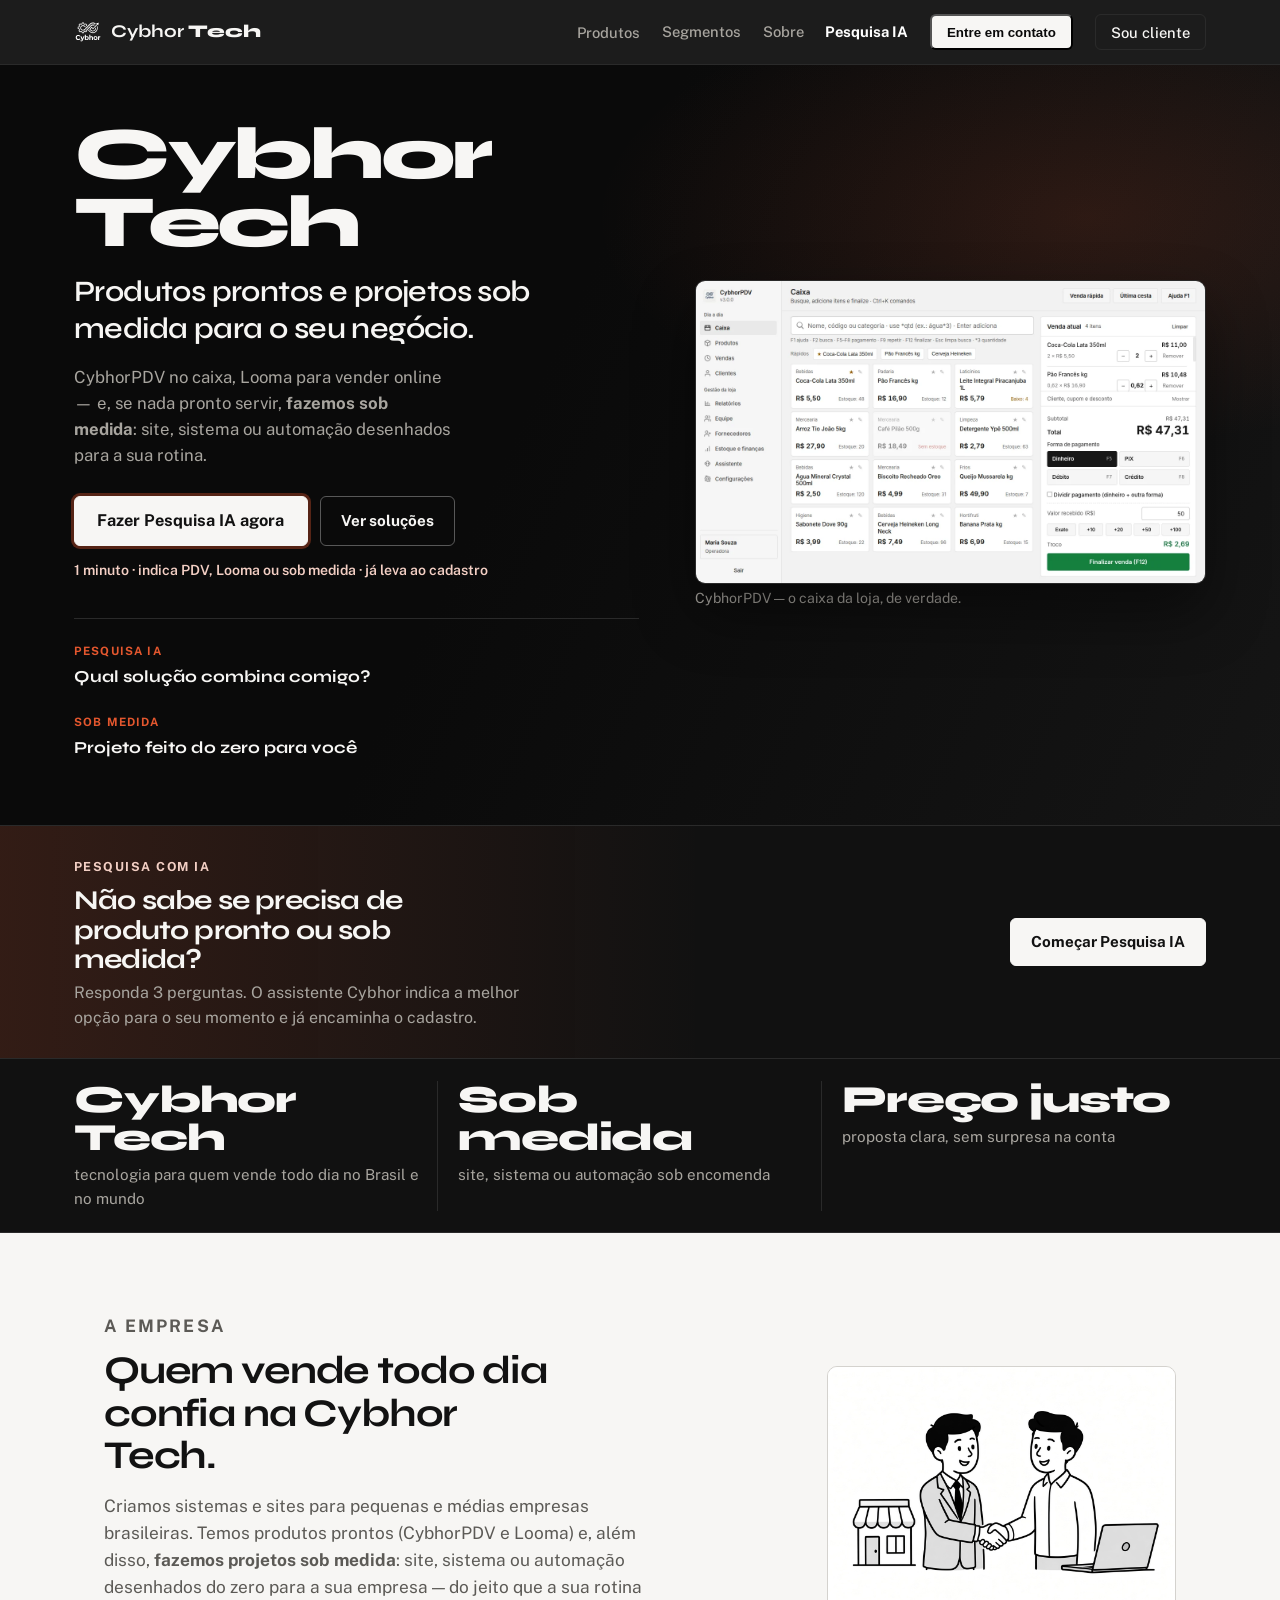
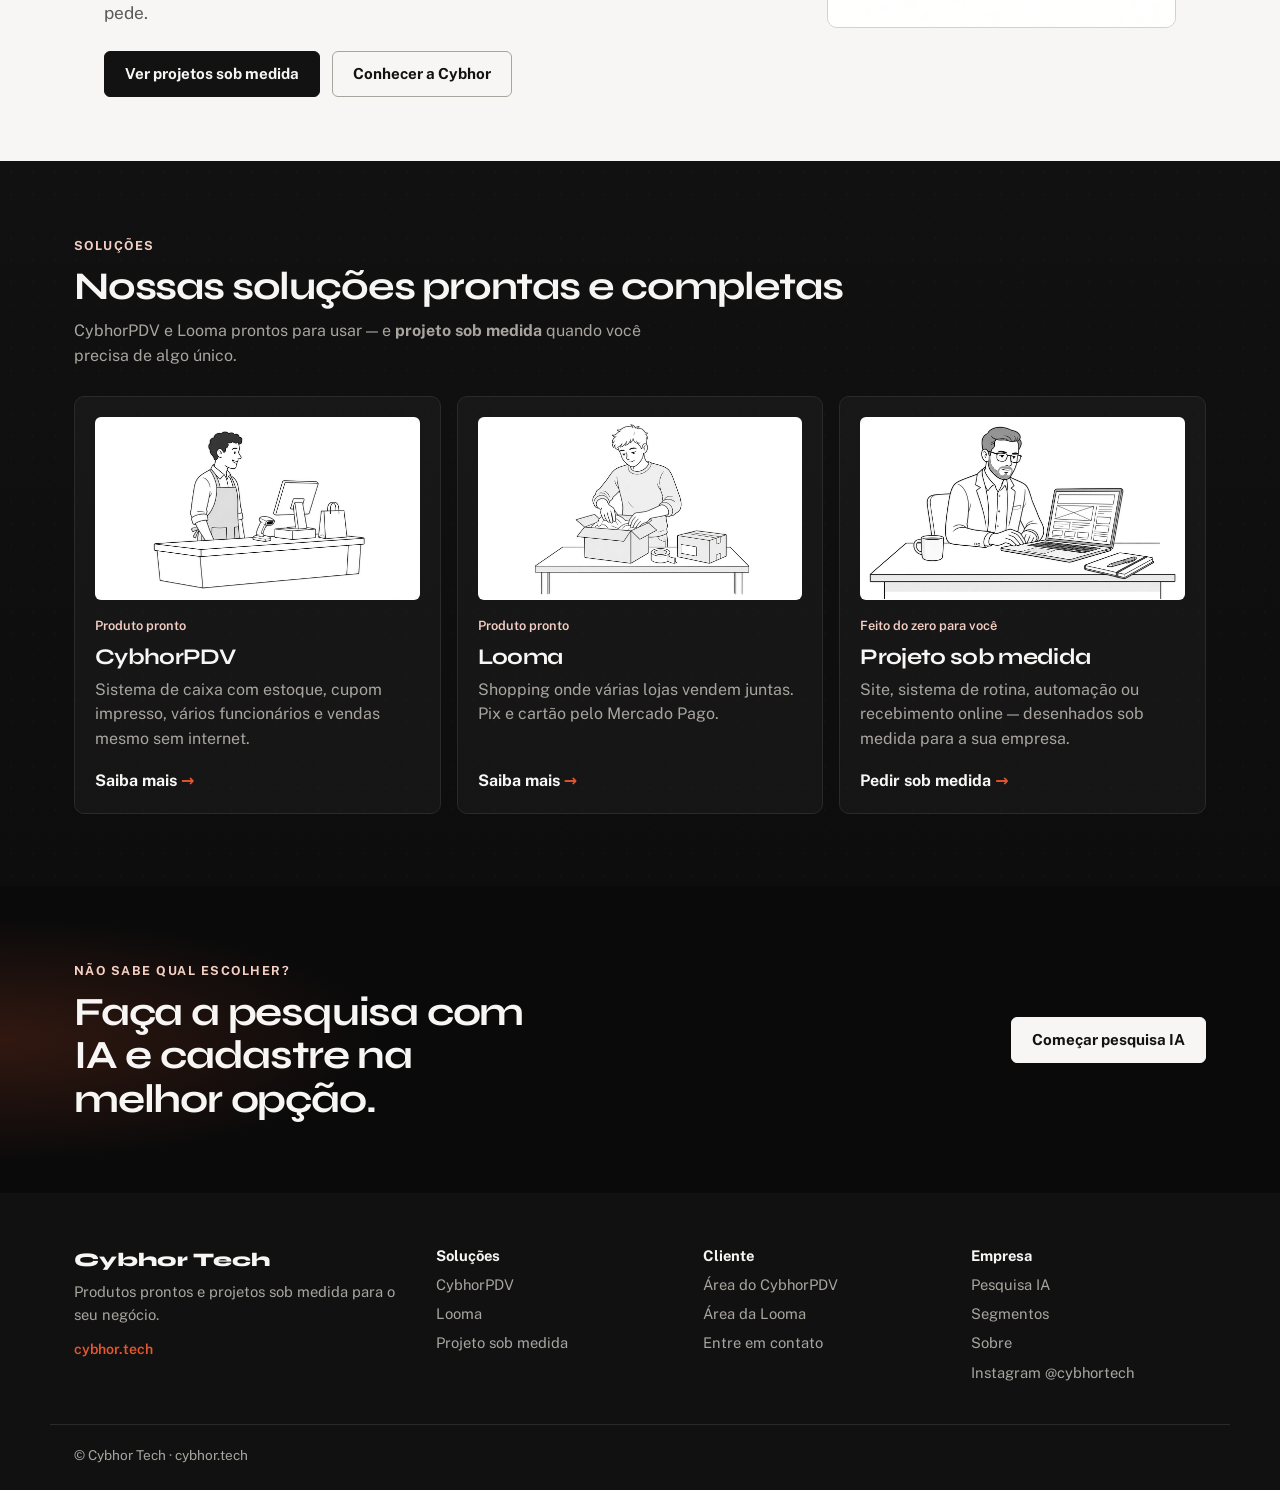
<file: index.html>
<!DOCTYPE html>
<html lang="pt-BR">
<head>
  <meta charset="UTF-8" />
  <meta name="viewport" content="width=device-width, initial-scale=1.0" />
  <title>Cybhor Tech — Tecnologia para o seu negócio</title>
  <meta name="description" content="Cybhor Tech: CybhorPDV, Looma e projetos sob medida — site, sistema ou automação feitos do zero para a sua empresa." />
  <link rel="icon" type="image/svg+xml" href="img/logo.svg" />
  <link rel="preconnect" href="https://fonts.googleapis.com" />
  <link rel="preconnect" href="https://fonts.gstatic.com" crossorigin />
  <link href="https://fonts.googleapis.com/css2?family=Public+Sans:ital,wght@0,400;0,500;0,600;0,700;1,400&family=Syne:wght@600;700;800&display=swap" rel="stylesheet" />
  <link rel="stylesheet" href="site.css?v=20261027o" />
</head>
<body>
  <header class="topo">
    <div class="container topo-conteudo">
      <a href="index.html" class="marca">
        <img src="img/logo-branco.svg" width="28" height="28" alt="" class="marca-clara" />
        <img src="img/logo.svg" width="28" height="28" alt="" class="marca-escura" />
        <span>Cybhor <strong>Tech</strong></span>
      </a>

      <button type="button" class="menu-abrir" id="menu-abrir" aria-expanded="false" aria-controls="menu-principal">
        Menu
      </button>

      <nav class="menu" id="menu-principal" aria-label="Principal">
        <div class="menu-item" data-dropdown>
          <button type="button" class="menu-gatilho" aria-expanded="false">Produtos</button>
          <div class="menu-painel" hidden>
            <a href="pdv.html"><strong>CybhorPDV</strong><span>Caixa para loja física</span></a>
            <a href="looma.html"><strong>Looma</strong><span>Shopping online para sua loja</span></a>
            <a href="sob-medida.html"><strong>Projeto sob medida</strong><span>Site, sistema ou automação feitos do zero para você</span></a>
          </div>
        </div>
        <a href="segmentos.html">Segmentos</a>
        <a href="sobre.html">Sobre</a>
        <a href="pesquisa.html" class="btn-pesquisa-nav">Pesquisa IA</a>
        <button type="button" class="btn-contato" data-abrir-contato>Entre em contato</button>
        <div class="menu-item" data-dropdown>
          <button type="button" class="menu-gatilho menu-cliente" aria-expanded="false">Sou cliente</button>
          <div class="menu-painel" hidden>
            <a href="https://pdv.cybhor.tech/login.html" target="_blank" rel="noopener">Entrar no CybhorPDV</a>
            <a href="https://looma.cybhor.tech/login.html" target="_blank" rel="noopener">Entrar na Looma</a>
            <a href="https://looma.cybhor.tech/seller-dashboard.html" target="_blank" rel="noopener">Painel da loja (Looma)</a>
          </div>
        </div>
      </nav>
    </div>
  </header>

  <main>

    <section class="hero" aria-label="Cybhor Tech">
      <div class="hero-fundo" aria-hidden="true"></div>
      <div class="container hero-grade">
        <div class="hero-copy">
          <p class="hero-marca" aria-hidden="true">Cybhor Tech</p>
          <h1>Produtos prontos e projetos sob medida para o seu negócio.</h1>
          <p class="hero-lead">
            CybhorPDV no caixa, Looma para vender online — e, se nada pronto servir,
            <strong>fazemos sob medida</strong>: site, sistema ou automação desenhados para a sua rotina.
          </p>
          <div class="hero-acoes">
            <a class="btn-claro btn-hero-ia" href="pesquisa.html">Fazer Pesquisa IA agora</a>
            <a class="btn-fantasma" href="#unidades">Ver soluções</a>
          </div>
          <p class="hero-ia-dica">1 minuto · indica PDV, Looma ou sob medida · já leva ao cadastro</p>
          <nav class="hero-atalhos" aria-label="Caminhos">
            <a href="pesquisa.html"><span>Pesquisa IA</span> Qual solução combina comigo?</a>
            <a href="sob-medida.html"><span>Sob medida</span> Projeto feito do zero para você</a>
          </nav>
        </div>
        <figure class="hero-visual">
          <img src="img/pdv-caixa.webp" width="1280" height="760"
               alt="Tela do caixa do CybhorPDV com produtos, carrinho e total da venda" />
          <figcaption>CybhorPDV — o caixa da loja, de verdade.</figcaption>
        </figure>
      </div>
    </section>

    <section class="faixa-pesquisa" aria-label="Pesquisa com IA">
      <div class="container faixa-pesquisa-conteudo">
        <div>
          <p class="eyebrow eyebrow-claro">Pesquisa com IA</p>
          <h2>Não sabe se precisa de produto pronto ou sob medida?</h2>
          <p>Responda 3 perguntas. O assistente Cybhor indica a melhor opção para o seu momento e já encaminha o cadastro.</p>
        </div>
        <a class="btn-claro" href="pesquisa.html">Começar Pesquisa IA</a>
      </div>
    </section>

    <section class="faixa-prova" aria-label="Em poucas palavras">
      <div class="container faixa-prova-grade">
        <p><strong>Cybhor Tech</strong> tecnologia para quem vende todo dia no Brasil e no mundo</p>
        <p><strong>Sob medida</strong> site, sistema ou automação sob encomenda</p>
        <p><strong>Preço justo</strong> proposta clara, sem surpresa na conta</p>
      </div>
    </section>

    <section class="secao secao-institucional" aria-labelledby="titulo-institucional">
      <div class="container institucional institucional-com-desenho revelar">
        <div class="institucional-texto">
          <p class="eyebrow">A empresa</p>
          <h2 id="titulo-institucional">Quem vende todo dia confia na Cybhor Tech.</h2>
          <p>
            Criamos sistemas e sites para pequenas e médias empresas brasileiras.
            Temos produtos prontos (CybhorPDV e Looma) e, além disso,
            <strong>fazemos projetos sob medida</strong>: site, sistema ou automação
            desenhados do zero para a sua empresa — do jeito que a sua rotina pede.
          </p>
          <div class="acoes">
            <a class="btn-tinta" href="sob-medida.html">Ver projetos sob medida</a>
            <a class="btn-contorno" href="sobre.html">Conhecer a Cybhor</a>
          </div>
        </div>
        <figure class="desenho">
          <img src="img/desenho-confianca.jpg" width="1024" height="768" loading="lazy"
               alt="Ilustração em traço de duas pessoas apertando as mãos ao lado de uma loja e um notebook" />
        </figure>
      </div>
    </section>

    <section id="unidades" class="secao secao-escura" aria-labelledby="titulo-unidades">
      <div class="container">
        <p class="eyebrow eyebrow-claro">Soluções</p>
        <h2 id="titulo-unidades">Nossas soluções prontas e completas</h2>
        <p class="secao-intro secao-intro-clara">
          CybhorPDV e Looma prontos para usar — e <strong>projeto sob medida</strong> quando você precisa de algo único.
        </p>
        <div class="unidades">
          <a class="unidade revelar" href="pdv.html">
            <img class="unidade-desenho" src="img/unidade-pdv.jpg" width="1280" height="720" loading="lazy"
                 alt="Ilustração em traço de um lojista no caixa" />
            <span class="unidade-rotulo">Produto pronto</span>
            <h3>CybhorPDV</h3>
            <p>Sistema de caixa com estoque, cupom impresso, vários funcionários e vendas mesmo sem internet.</p>
            <span class="unidade-link">Saiba mais</span>
          </a>
          <a class="unidade revelar" href="looma.html">
            <img class="unidade-desenho" src="img/unidade-looma.jpg" width="1280" height="720" loading="lazy"
                 alt="Ilustração em traço de uma pessoa embalando pedido de venda online" />
            <span class="unidade-rotulo">Produto pronto</span>
            <h3>Looma</h3>
            <p>Shopping onde várias lojas vendem juntas. Pix e cartão pelo Mercado Pago.</p>
            <span class="unidade-link">Saiba mais</span>
          </a>
          <a class="unidade revelar" href="sob-medida.html">
            <img class="unidade-desenho" src="img/unidade-projeto.jpg" width="1280" height="720" loading="lazy"
                 alt="Ilustração em traço de uma pessoa montando um site no notebook" />
            <span class="unidade-rotulo">Feito do zero para você</span>
            <h3>Projeto sob medida</h3>
            <p>Site, sistema de rotina, automação ou recebimento online — desenhados sob medida para a sua empresa.</p>
            <span class="unidade-link">Pedir sob medida</span>
          </a>
        </div>
      </div>
    </section>

    <section class="secao secao-cta" aria-labelledby="titulo-contato">
      <div class="container cta-faixa revelar">
        <div>
          <p class="eyebrow eyebrow-claro">Não sabe qual escolher?</p>
          <h2 id="titulo-contato">Faça a pesquisa com IA e cadastre na melhor opção.</h2>
        </div>
        <a class="btn-claro" href="pesquisa.html">Começar pesquisa IA</a>
      </div>
    </section>

  </main>

  <dialog id="contato" class="contato-dialog" aria-labelledby="contato-titulo">
    <form method="dialog" class="contato-dialog-topo">
      <h2 id="contato-titulo">Entre em contato</h2>
      <button type="submit" class="contato-fechar" aria-label="Fechar">×</button>
    </form>
    <p class="contato-intro">Conte o que precisa. Fazemos <strong>projeto sob medida</strong> (site, sistema ou automação) e também indicamos o CybhorPDV ou a Looma se um produto pronto já resolver. Proposta sem compromisso.</p>
    <form id="form-orcamento" class="formulario" novalidate data-whatsapp="" data-instagram="cybhortech">
      <label class="campo">
        <span>Seu nome</span>
        <input name="nome" type="text" required minlength="2" maxlength="80" autocomplete="name" />
      </label>
      <label class="campo">
        <span>Nome da empresa <small>(opcional)</small></span>
        <input name="empresa" type="text" maxlength="80" autocomplete="organization" />
      </label>
      <label class="campo">
        <span>O que você precisa?</span>
        <select name="tipo" required>
          <option value="">Escolha uma opção</option>
          <option>Projeto sob medida (site, sistema ou automação)</option>
          <option>Um site sob medida</option>
          <option>Um sistema sob medida</option>
          <option>Automatizar uma tarefa sob medida</option>
          <option>Usar o CybhorPDV (produto pronto)</option>
          <option>Vender na Looma (produto pronto)</option>
          <option>Ainda não sei — quero orientação</option>
        </select>
      </label>
      <label class="campo">
        <span>Conte em poucas palavras</span>
        <textarea name="descricao" rows="4" required minlength="10" maxlength="1000"
                  placeholder="Ex.: preciso de um sistema sob medida para agenda e pedidos da minha clínica."></textarea>
      </label>
      <label class="campo">
        <span>Seu WhatsApp</span>
        <input name="whatsapp" type="tel" required inputmode="tel" maxlength="20" autocomplete="tel" placeholder="(11) 99999-9999" />
      </label>
      <p class="form-erro" id="form-erro" role="alert" hidden></p>
      <button type="submit" class="btn-claro">Enviar pedido</button>
      <p class="form-retorno" id="form-retorno" role="status" hidden></p>
    </form>
  </dialog>

  <footer class="rodape">
    <div class="container rodape-grade">
      <div>
        <p class="rodape-marca">Cybhor Tech</p>
        <p>Produtos prontos e projetos sob medida para o seu negócio.</p>
        <p class="rodape-marca-linha">cybhor.tech</p>
      </div>
      <div>
        <p class="rodape-titulo">Soluções</p>
        <a href="pdv.html">CybhorPDV</a>
        <a href="looma.html">Looma</a>
        <a href="sob-medida.html">Projeto sob medida</a>
      </div>
      <div>
        <p class="rodape-titulo">Cliente</p>
        <a href="https://pdv.cybhor.tech/login.html" target="_blank" rel="noopener">Área do CybhorPDV</a>
        <a href="https://looma.cybhor.tech/login.html" target="_blank" rel="noopener">Área da Looma</a>
        <button type="button" class="rodape-contato" data-abrir-contato>Entre em contato</button>
      </div>
      <div>
        <p class="rodape-titulo">Empresa</p>
        <a href="pesquisa.html">Pesquisa IA</a>
        <a href="segmentos.html">Segmentos</a>
        <a href="sobre.html">Sobre</a>
        <a href="https://instagram.com/cybhortech" target="_blank" rel="noopener">Instagram @cybhortech</a>
      </div>
    </div>
    <div class="container rodape-base">
      <span>© Cybhor Tech · cybhor.tech</span>
    </div>
  </footer>

  <script src="site.js?v=20261027o"></script>
</body>
</html>
</file>
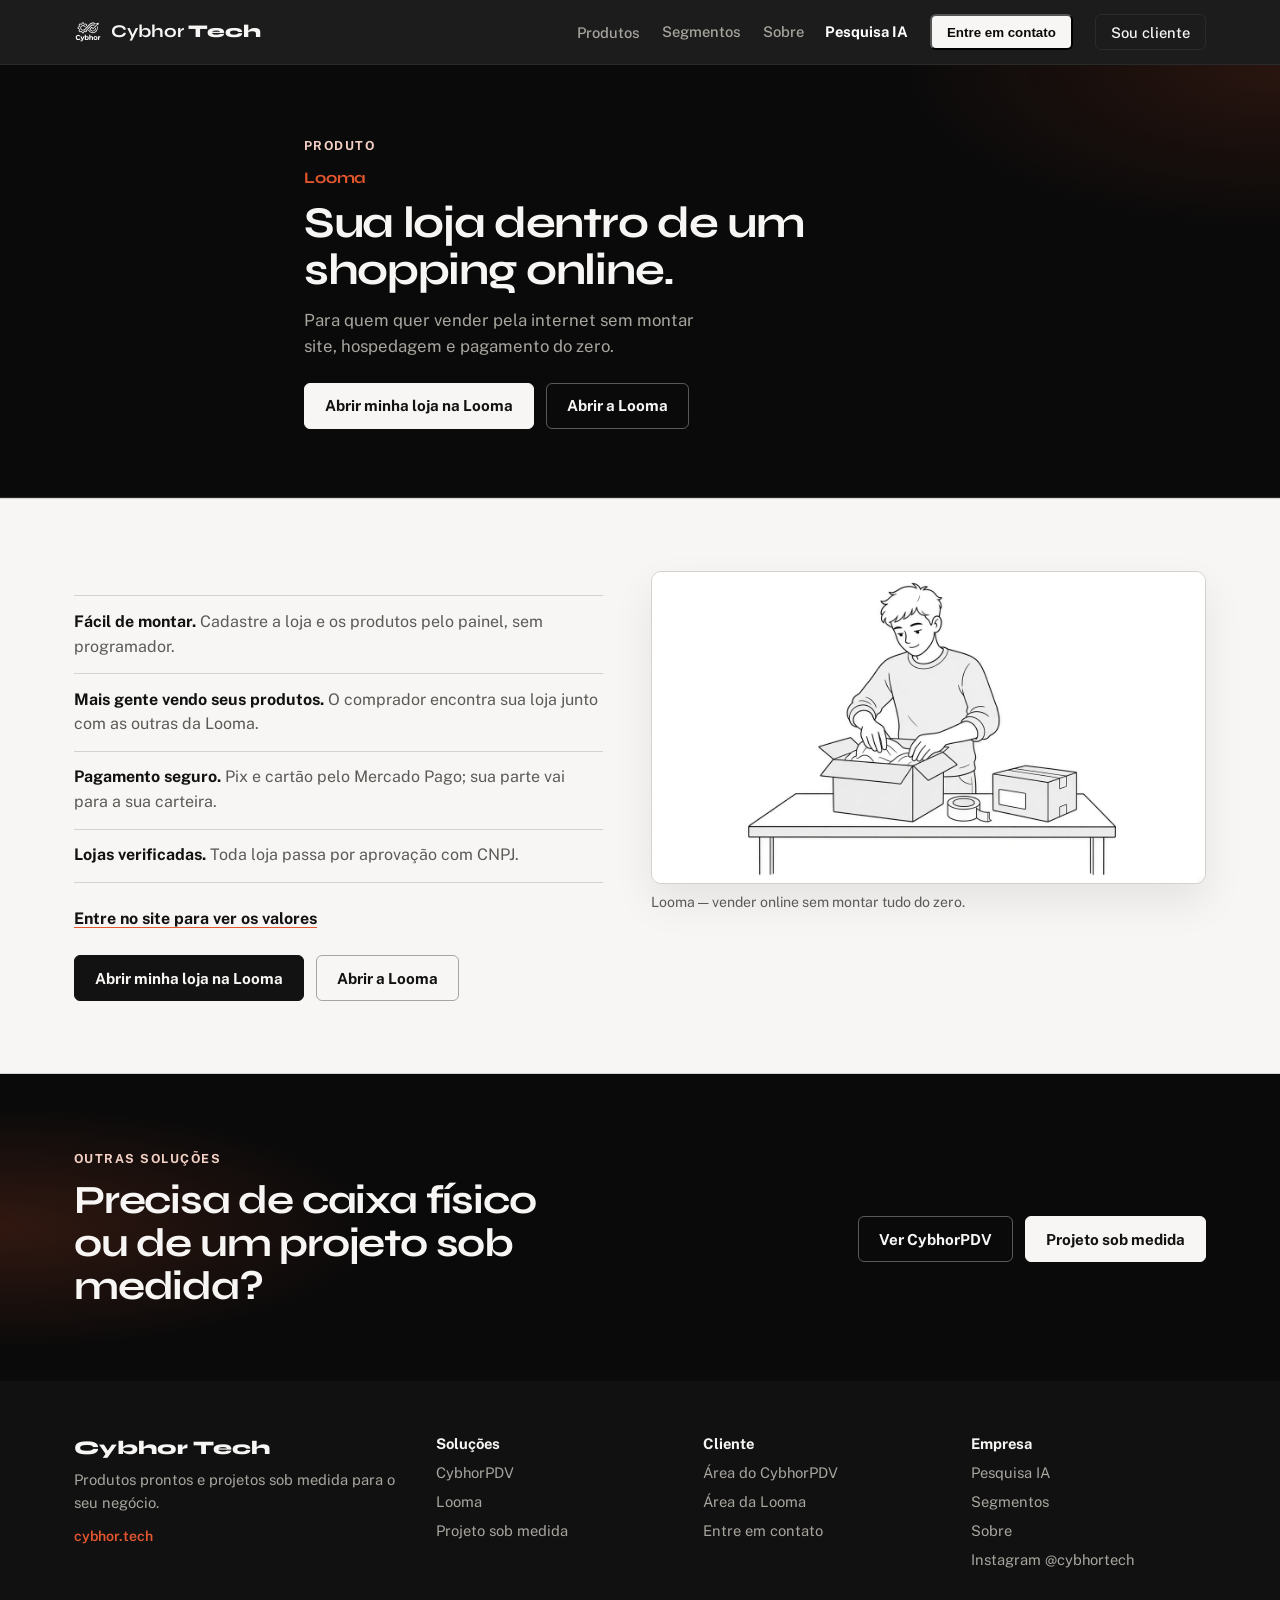
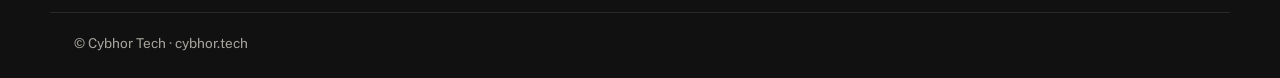
<file: looma.html>
<!DOCTYPE html>
<html lang="pt-BR">
<head>
  <meta charset="UTF-8" />
  <meta name="viewport" content="width=device-width, initial-scale=1.0" />
  <title>Looma — Shopping online | Cybhor Tech</title>
  <meta name="description" content="Coloque sua loja em um shopping online. Pix e cartão pelo Mercado Pago." />
  <link rel="icon" type="image/svg+xml" href="img/logo.svg" />
  <link rel="preconnect" href="https://fonts.googleapis.com" />
  <link rel="preconnect" href="https://fonts.gstatic.com" crossorigin />
  <link href="https://fonts.googleapis.com/css2?family=Public+Sans:ital,wght@0,400;0,500;0,600;0,700;1,400&family=Syne:wght@600;700;800&display=swap" rel="stylesheet" />
  <link rel="stylesheet" href="site.css?v=20261027o" />
</head>
<body>
  <header class="topo">
    <div class="container topo-conteudo">
      <a href="index.html" class="marca">
        <img src="img/logo-branco.svg" width="28" height="28" alt="" class="marca-clara" />
        <img src="img/logo.svg" width="28" height="28" alt="" class="marca-escura" />
        <span>Cybhor <strong>Tech</strong></span>
      </a>

      <button type="button" class="menu-abrir" id="menu-abrir" aria-expanded="false" aria-controls="menu-principal">
        Menu
      </button>

      <nav class="menu" id="menu-principal" aria-label="Principal">
        <div class="menu-item" data-dropdown>
          <button type="button" class="menu-gatilho" aria-expanded="false">Produtos</button>
          <div class="menu-painel" hidden>
            <a href="pdv.html"><strong>CybhorPDV</strong><span>Caixa para loja física</span></a>
            <a href="looma.html"><strong>Looma</strong><span>Shopping online para sua loja</span></a>
            <a href="sob-medida.html"><strong>Projeto sob medida</strong><span>Site, sistema ou automação feitos do zero para você</span></a>
          </div>
        </div>
        <a href="segmentos.html">Segmentos</a>
        <a href="sobre.html">Sobre</a>
        <a href="pesquisa.html" class="btn-pesquisa-nav">Pesquisa IA</a>
        <button type="button" class="btn-contato" data-abrir-contato>Entre em contato</button>
        <div class="menu-item" data-dropdown>
          <button type="button" class="menu-gatilho menu-cliente" aria-expanded="false">Sou cliente</button>
          <div class="menu-painel" hidden>
            <a href="https://pdv.cybhor.tech/login.html" target="_blank" rel="noopener">Entrar no CybhorPDV</a>
            <a href="https://looma.cybhor.tech/login.html" target="_blank" rel="noopener">Entrar na Looma</a>
            <a href="https://looma.cybhor.tech/seller-dashboard.html" target="_blank" rel="noopener">Painel da loja (Looma)</a>
          </div>
        </div>
      </nav>
    </div>
  </header>

  <main>

    <section class="pagina-hero">
      <div class="container pagina-hero-conteudo">
        <p class="eyebrow eyebrow-claro">Produto</p>
        <p class="produto-nome produto-nome-claro">Looma</p>
        <h1>Sua loja dentro de um shopping online.</h1>
        <p class="pagina-hero-lead">Para quem quer vender pela internet sem montar site, hospedagem e pagamento do zero.</p>
        <div class="acoes">
          <a class="btn-claro" href="https://looma.cybhor.tech/seller-dashboard.html" target="_blank" rel="noopener">Abrir minha loja na Looma</a>
          <a class="btn-fantasma" href="https://looma.cybhor.tech" target="_blank" rel="noopener">Abrir a Looma</a>
        </div>
      </div>
    </section>

    <section class="secao secao-clara">
      <div class="container produto revelar">
        <div class="produto-texto">
          <ul class="beneficios">
            <li><strong>Fácil de montar.</strong> Cadastre a loja e os produtos pelo painel, sem programador.</li>
            <li><strong>Mais gente vendo seus produtos.</strong> O comprador encontra sua loja junto com as outras da Looma.</li>
            <li><strong>Pagamento seguro.</strong> Pix e cartão pelo Mercado Pago; sua parte vai para a sua carteira.</li>
            <li><strong>Lojas verificadas.</strong> Toda loja passa por aprovação com CNPJ.</li>
          </ul>
          <p class="entrar-valores">
            <a href="https://looma.cybhor.tech" target="_blank" rel="noopener">Entre no site para ver os valores</a>
          </p>
          <div class="acoes">
            <a class="btn-tinta" href="https://looma.cybhor.tech/seller-dashboard.html" target="_blank" rel="noopener">Abrir minha loja na Looma</a>
            <a class="btn-contorno" href="https://looma.cybhor.tech" target="_blank" rel="noopener">Abrir a Looma</a>
          </div>
        </div>
        <figure class="produto-figura produto-figura-desenho">
          <img src="img/unidade-looma.jpg" width="1280" height="720" loading="lazy"
               alt="Ilustração em traço de venda online: pessoa embalando pedido" />
          <figcaption>Looma — vender online sem montar tudo do zero.</figcaption>
        </figure>
      </div>
    </section>

    <section class="secao secao-cta">
      <div class="container cta-faixa">
        <div>
          <p class="eyebrow eyebrow-claro">Outras soluções</p>
          <h2>Precisa de caixa físico ou de um projeto sob medida?</h2>
        </div>
        <div class="acoes">
          <a class="btn-fantasma" href="pdv.html">Ver CybhorPDV</a>
          <a class="btn-claro" href="sob-medida.html">Projeto sob medida</a>
        </div>
      </div>
    </section>

  </main>

  <dialog id="contato" class="contato-dialog" aria-labelledby="contato-titulo">
    <form method="dialog" class="contato-dialog-topo">
      <h2 id="contato-titulo">Entre em contato</h2>
      <button type="submit" class="contato-fechar" aria-label="Fechar">×</button>
    </form>
    <p class="contato-intro">Conte o que precisa. Fazemos <strong>projeto sob medida</strong> (site, sistema ou automação) e também indicamos o CybhorPDV ou a Looma se um produto pronto já resolver. Proposta sem compromisso.</p>
    <form id="form-orcamento" class="formulario" novalidate data-whatsapp="" data-instagram="cybhortech">
      <label class="campo">
        <span>Seu nome</span>
        <input name="nome" type="text" required minlength="2" maxlength="80" autocomplete="name" />
      </label>
      <label class="campo">
        <span>Nome da empresa <small>(opcional)</small></span>
        <input name="empresa" type="text" maxlength="80" autocomplete="organization" />
      </label>
      <label class="campo">
        <span>O que você precisa?</span>
        <select name="tipo" required>
          <option value="">Escolha uma opção</option>
          <option>Projeto sob medida (site, sistema ou automação)</option>
          <option>Um site sob medida</option>
          <option>Um sistema sob medida</option>
          <option>Automatizar uma tarefa sob medida</option>
          <option>Usar o CybhorPDV (produto pronto)</option>
          <option>Vender na Looma (produto pronto)</option>
          <option>Ainda não sei — quero orientação</option>
        </select>
      </label>
      <label class="campo">
        <span>Conte em poucas palavras</span>
        <textarea name="descricao" rows="4" required minlength="10" maxlength="1000"
                  placeholder="Ex.: preciso de um sistema sob medida para agenda e pedidos da minha clínica."></textarea>
      </label>
      <label class="campo">
        <span>Seu WhatsApp</span>
        <input name="whatsapp" type="tel" required inputmode="tel" maxlength="20" autocomplete="tel" placeholder="(11) 99999-9999" />
      </label>
      <p class="form-erro" id="form-erro" role="alert" hidden></p>
      <button type="submit" class="btn-claro">Enviar pedido</button>
      <p class="form-retorno" id="form-retorno" role="status" hidden></p>
    </form>
  </dialog>

  <footer class="rodape">
    <div class="container rodape-grade">
      <div>
        <p class="rodape-marca">Cybhor Tech</p>
        <p>Produtos prontos e projetos sob medida para o seu negócio.</p>
        <p class="rodape-marca-linha">cybhor.tech</p>
      </div>
      <div>
        <p class="rodape-titulo">Soluções</p>
        <a href="pdv.html">CybhorPDV</a>
        <a href="looma.html">Looma</a>
        <a href="sob-medida.html">Projeto sob medida</a>
      </div>
      <div>
        <p class="rodape-titulo">Cliente</p>
        <a href="https://pdv.cybhor.tech/login.html" target="_blank" rel="noopener">Área do CybhorPDV</a>
        <a href="https://looma.cybhor.tech/login.html" target="_blank" rel="noopener">Área da Looma</a>
        <button type="button" class="rodape-contato" data-abrir-contato>Entre em contato</button>
      </div>
      <div>
        <p class="rodape-titulo">Empresa</p>
        <a href="pesquisa.html">Pesquisa IA</a>
        <a href="segmentos.html">Segmentos</a>
        <a href="sobre.html">Sobre</a>
        <a href="https://instagram.com/cybhortech" target="_blank" rel="noopener">Instagram @cybhortech</a>
      </div>
    </div>
    <div class="container rodape-base">
      <span>© Cybhor Tech · cybhor.tech</span>
    </div>
  </footer>

  <script src="site.js?v=20261027o"></script>
</body>
</html>
</file>
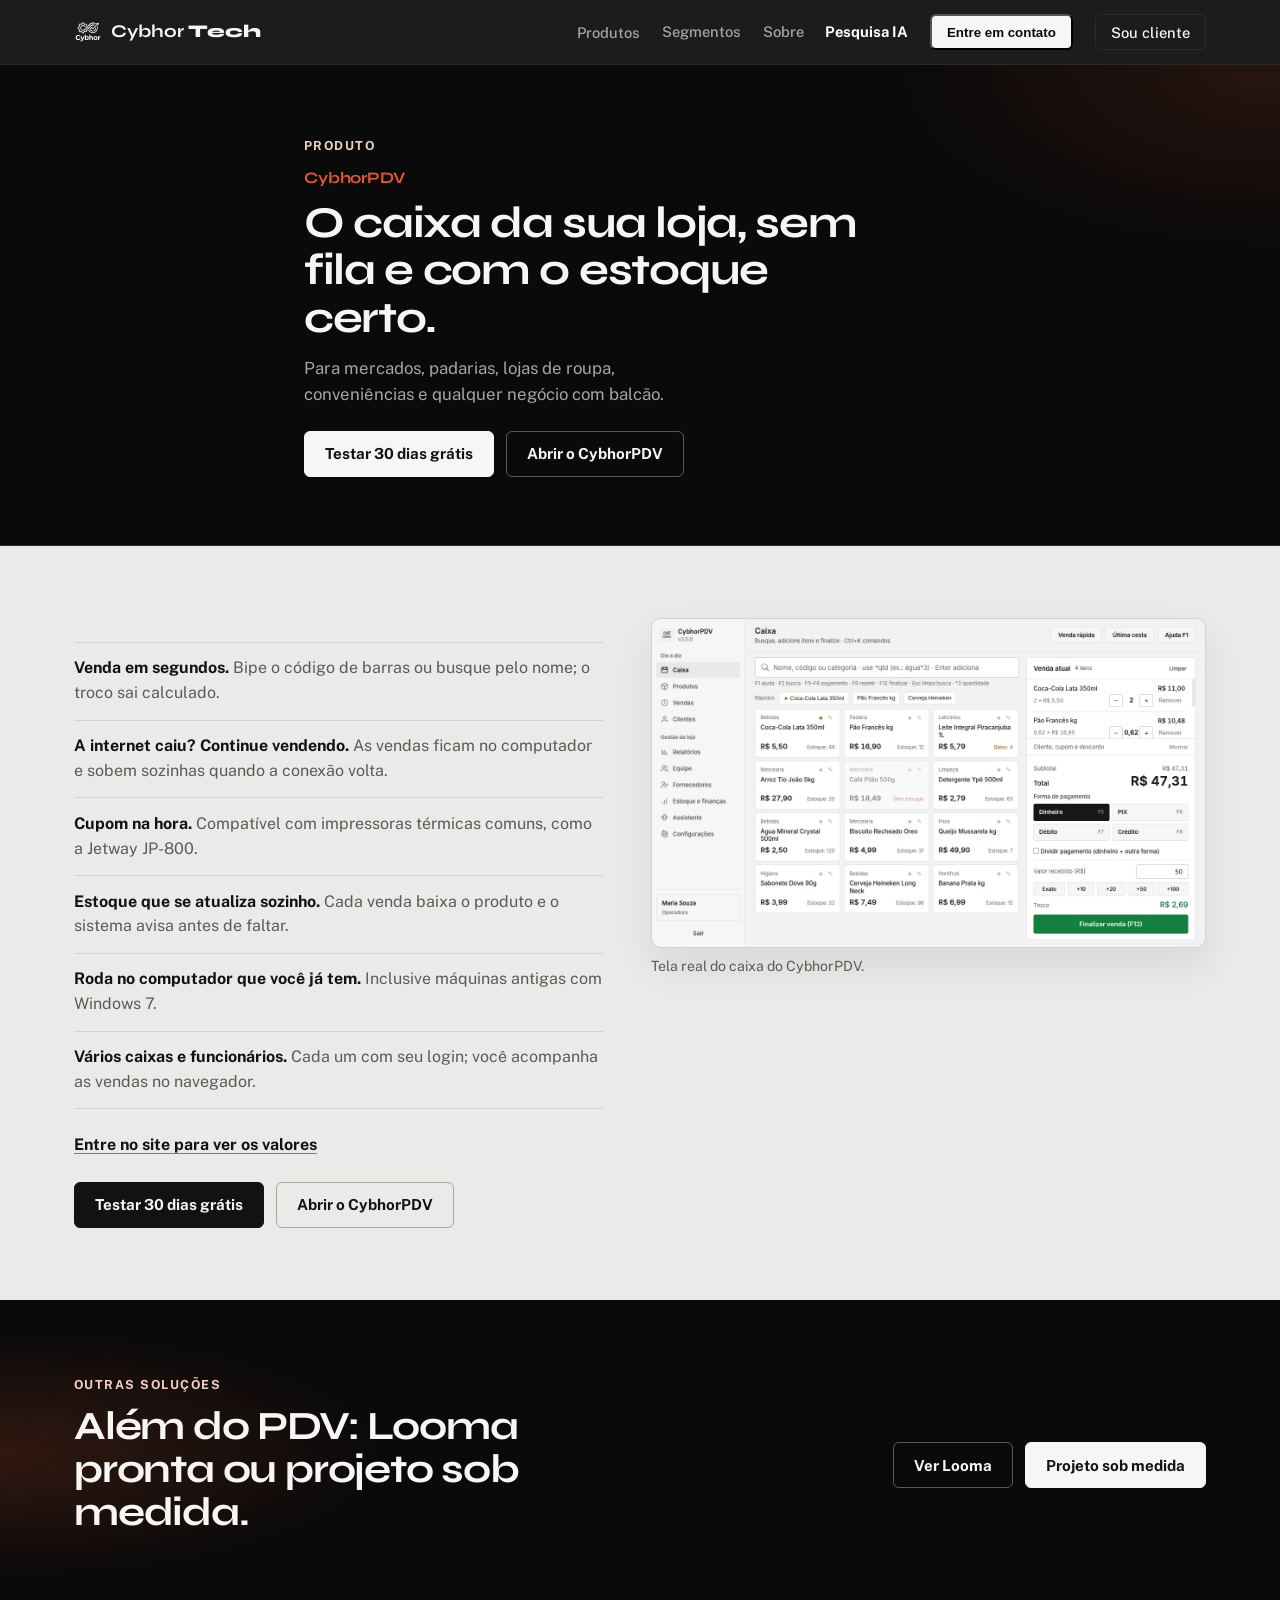
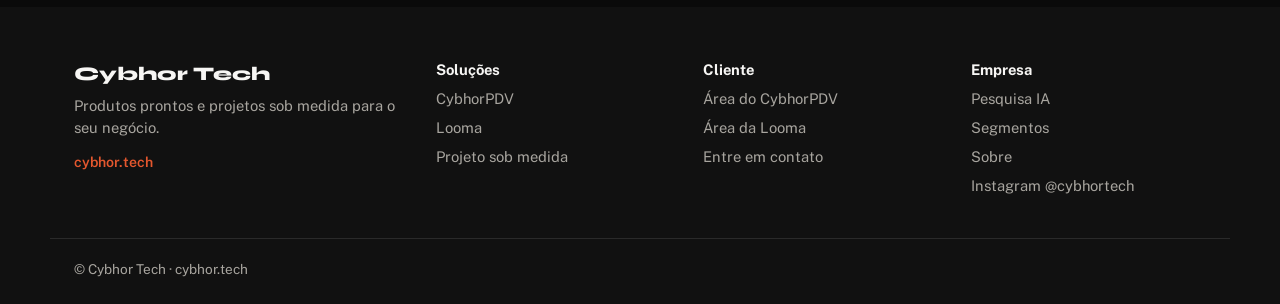
<file: pdv.html>
<!DOCTYPE html>
<html lang="pt-BR">
<head>
  <meta charset="UTF-8" />
  <meta name="viewport" content="width=device-width, initial-scale=1.0" />
  <title>CybhorPDV — Caixa para loja | Cybhor Tech</title>
  <meta name="description" content="Sistema de caixa com estoque, cupom impresso e vendas mesmo sem internet. Teste 30 dias grátis." />
  <link rel="icon" type="image/svg+xml" href="img/logo.svg" />
  <link rel="preconnect" href="https://fonts.googleapis.com" />
  <link rel="preconnect" href="https://fonts.gstatic.com" crossorigin />
  <link href="https://fonts.googleapis.com/css2?family=Public+Sans:ital,wght@0,400;0,500;0,600;0,700;1,400&family=Syne:wght@600;700;800&display=swap" rel="stylesheet" />
  <link rel="stylesheet" href="site.css?v=20261027o" />
</head>
<body>
  <header class="topo">
    <div class="container topo-conteudo">
      <a href="index.html" class="marca">
        <img src="img/logo-branco.svg" width="28" height="28" alt="" class="marca-clara" />
        <img src="img/logo.svg" width="28" height="28" alt="" class="marca-escura" />
        <span>Cybhor <strong>Tech</strong></span>
      </a>

      <button type="button" class="menu-abrir" id="menu-abrir" aria-expanded="false" aria-controls="menu-principal">
        Menu
      </button>

      <nav class="menu" id="menu-principal" aria-label="Principal">
        <div class="menu-item" data-dropdown>
          <button type="button" class="menu-gatilho" aria-expanded="false">Produtos</button>
          <div class="menu-painel" hidden>
            <a href="pdv.html"><strong>CybhorPDV</strong><span>Caixa para loja física</span></a>
            <a href="looma.html"><strong>Looma</strong><span>Shopping online para sua loja</span></a>
            <a href="sob-medida.html"><strong>Projeto sob medida</strong><span>Site, sistema ou automação feitos do zero para você</span></a>
          </div>
        </div>
        <a href="segmentos.html">Segmentos</a>
        <a href="sobre.html">Sobre</a>
        <a href="pesquisa.html" class="btn-pesquisa-nav">Pesquisa IA</a>
        <button type="button" class="btn-contato" data-abrir-contato>Entre em contato</button>
        <div class="menu-item" data-dropdown>
          <button type="button" class="menu-gatilho menu-cliente" aria-expanded="false">Sou cliente</button>
          <div class="menu-painel" hidden>
            <a href="https://pdv.cybhor.tech/login.html" target="_blank" rel="noopener">Entrar no CybhorPDV</a>
            <a href="https://looma.cybhor.tech/login.html" target="_blank" rel="noopener">Entrar na Looma</a>
            <a href="https://looma.cybhor.tech/seller-dashboard.html" target="_blank" rel="noopener">Painel da loja (Looma)</a>
          </div>
        </div>
      </nav>
    </div>
  </header>

  <main>

    <section class="pagina-hero">
      <div class="container pagina-hero-conteudo">
        <p class="eyebrow eyebrow-claro">Produto</p>
        <p class="produto-nome produto-nome-claro">CybhorPDV</p>
        <h1>O caixa da sua loja, sem fila e com o estoque certo.</h1>
        <p class="pagina-hero-lead">Para mercados, padarias, lojas de roupa, conveniências e qualquer negócio com balcão.</p>
        <div class="acoes">
          <a class="btn-claro" href="https://pdv.cybhor.tech/cadastro.html?plano=teste" target="_blank" rel="noopener">Testar 30 dias grátis</a>
          <a class="btn-fantasma" href="https://pdv.cybhor.tech" target="_blank" rel="noopener">Abrir o CybhorPDV</a>
        </div>
      </div>
    </section>

    <section class="secao">
      <div class="container produto revelar">
        <div class="produto-texto">
          <ul class="beneficios">
            <li><strong>Venda em segundos.</strong> Bipe o código de barras ou busque pelo nome; o troco sai calculado.</li>
            <li><strong>A internet caiu? Continue vendendo.</strong> As vendas ficam no computador e sobem sozinhas quando a conexão volta.</li>
            <li><strong>Cupom na hora.</strong> Compatível com impressoras térmicas comuns, como a Jetway JP-800.</li>
            <li><strong>Estoque que se atualiza sozinho.</strong> Cada venda baixa o produto e o sistema avisa antes de faltar.</li>
            <li><strong>Roda no computador que você já tem.</strong> Inclusive máquinas antigas com Windows 7.</li>
            <li><strong>Vários caixas e funcionários.</strong> Cada um com seu login; você acompanha as vendas no navegador.</li>
          </ul>
          <p class="entrar-valores">
            <a href="https://pdv.cybhor.tech" target="_blank" rel="noopener">Entre no site para ver os valores</a>
          </p>
          <div class="acoes">
            <a class="btn-tinta" href="https://pdv.cybhor.tech/cadastro.html?plano=teste" target="_blank" rel="noopener">Testar 30 dias grátis</a>
            <a class="btn-contorno" href="https://pdv.cybhor.tech" target="_blank" rel="noopener">Abrir o CybhorPDV</a>
          </div>
        </div>
        <figure class="produto-figura">
          <img src="img/pdv-caixa.webp" width="1280" height="760" loading="lazy"
               alt="Tela do caixa do CybhorPDV com produtos, carrinho e total da venda" />
          <figcaption>Tela real do caixa do CybhorPDV.</figcaption>
        </figure>
      </div>
    </section>

    <section class="secao secao-cta">
      <div class="container cta-faixa">
        <div>
          <p class="eyebrow eyebrow-claro">Outras soluções</p>
          <h2>Além do PDV: Looma pronta ou projeto sob medida.</h2>
        </div>
        <div class="acoes">
          <a class="btn-fantasma" href="looma.html">Ver Looma</a>
          <a class="btn-claro" href="sob-medida.html">Projeto sob medida</a>
        </div>
      </div>
    </section>

  </main>

  <dialog id="contato" class="contato-dialog" aria-labelledby="contato-titulo">
    <form method="dialog" class="contato-dialog-topo">
      <h2 id="contato-titulo">Entre em contato</h2>
      <button type="submit" class="contato-fechar" aria-label="Fechar">×</button>
    </form>
    <p class="contato-intro">Conte o que precisa. Fazemos <strong>projeto sob medida</strong> (site, sistema ou automação) e também indicamos o CybhorPDV ou a Looma se um produto pronto já resolver. Proposta sem compromisso.</p>
    <form id="form-orcamento" class="formulario" novalidate data-whatsapp="" data-instagram="cybhortech">
      <label class="campo">
        <span>Seu nome</span>
        <input name="nome" type="text" required minlength="2" maxlength="80" autocomplete="name" />
      </label>
      <label class="campo">
        <span>Nome da empresa <small>(opcional)</small></span>
        <input name="empresa" type="text" maxlength="80" autocomplete="organization" />
      </label>
      <label class="campo">
        <span>O que você precisa?</span>
        <select name="tipo" required>
          <option value="">Escolha uma opção</option>
          <option>Projeto sob medida (site, sistema ou automação)</option>
          <option>Um site sob medida</option>
          <option>Um sistema sob medida</option>
          <option>Automatizar uma tarefa sob medida</option>
          <option>Usar o CybhorPDV (produto pronto)</option>
          <option>Vender na Looma (produto pronto)</option>
          <option>Ainda não sei — quero orientação</option>
        </select>
      </label>
      <label class="campo">
        <span>Conte em poucas palavras</span>
        <textarea name="descricao" rows="4" required minlength="10" maxlength="1000"
                  placeholder="Ex.: preciso de um sistema sob medida para agenda e pedidos da minha clínica."></textarea>
      </label>
      <label class="campo">
        <span>Seu WhatsApp</span>
        <input name="whatsapp" type="tel" required inputmode="tel" maxlength="20" autocomplete="tel" placeholder="(11) 99999-9999" />
      </label>
      <p class="form-erro" id="form-erro" role="alert" hidden></p>
      <button type="submit" class="btn-claro">Enviar pedido</button>
      <p class="form-retorno" id="form-retorno" role="status" hidden></p>
    </form>
  </dialog>

  <footer class="rodape">
    <div class="container rodape-grade">
      <div>
        <p class="rodape-marca">Cybhor Tech</p>
        <p>Produtos prontos e projetos sob medida para o seu negócio.</p>
        <p class="rodape-marca-linha">cybhor.tech</p>
      </div>
      <div>
        <p class="rodape-titulo">Soluções</p>
        <a href="pdv.html">CybhorPDV</a>
        <a href="looma.html">Looma</a>
        <a href="sob-medida.html">Projeto sob medida</a>
      </div>
      <div>
        <p class="rodape-titulo">Cliente</p>
        <a href="https://pdv.cybhor.tech/login.html" target="_blank" rel="noopener">Área do CybhorPDV</a>
        <a href="https://looma.cybhor.tech/login.html" target="_blank" rel="noopener">Área da Looma</a>
        <button type="button" class="rodape-contato" data-abrir-contato>Entre em contato</button>
      </div>
      <div>
        <p class="rodape-titulo">Empresa</p>
        <a href="pesquisa.html">Pesquisa IA</a>
        <a href="segmentos.html">Segmentos</a>
        <a href="sobre.html">Sobre</a>
        <a href="https://instagram.com/cybhortech" target="_blank" rel="noopener">Instagram @cybhortech</a>
      </div>
    </div>
    <div class="container rodape-base">
      <span>© Cybhor Tech · cybhor.tech</span>
    </div>
  </footer>

  <script src="site.js?v=20261027o"></script>
</body>
</html>
</file>
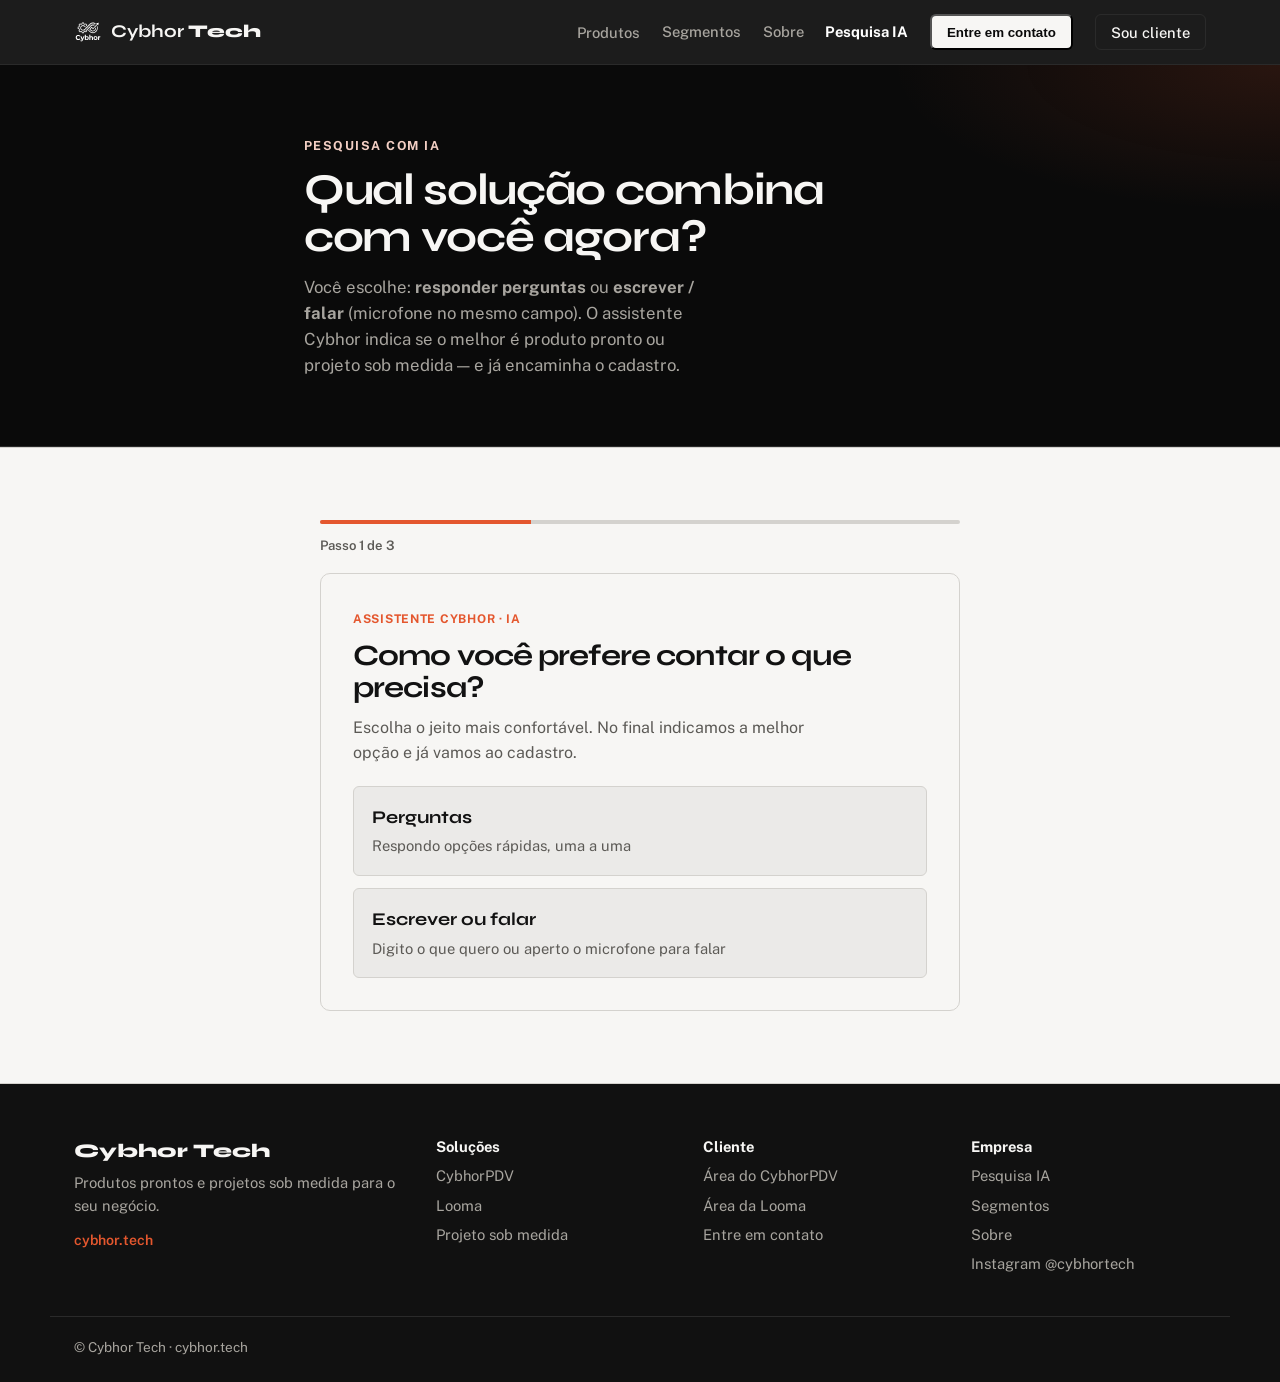
<file: pesquisa.html>
<!DOCTYPE html>
<html lang="pt-BR">
<head>
  <meta charset="UTF-8" />
  <meta name="viewport" content="width=device-width, initial-scale=1.0" />
  <title>Pesquisa IA — Qual solução Cybhor é ideal para você?</title>
  <meta name="description" content="Escolha perguntas ou escrever/falar. A pesquisa com IA indica CybhorPDV, Looma ou projeto sob medida — e leva ao cadastro." />
  <link rel="icon" type="image/svg+xml" href="img/logo.svg" />
  <link rel="preconnect" href="https://fonts.googleapis.com" />
  <link rel="preconnect" href="https://fonts.gstatic.com" crossorigin />
  <link href="https://fonts.googleapis.com/css2?family=Public+Sans:ital,wght@0,400;0,500;0,600;0,700;1,400&family=Syne:wght@600;700;800&display=swap" rel="stylesheet" />
  <link rel="stylesheet" href="site.css?v=20261027o" />
</head>
<body>
  <header class="topo">
    <div class="container topo-conteudo">
      <a href="index.html" class="marca">
        <img src="img/logo-branco.svg" width="28" height="28" alt="" class="marca-clara" />
        <img src="img/logo.svg" width="28" height="28" alt="" class="marca-escura" />
        <span>Cybhor <strong>Tech</strong></span>
      </a>

      <button type="button" class="menu-abrir" id="menu-abrir" aria-expanded="false" aria-controls="menu-principal">
        Menu
      </button>

      <nav class="menu" id="menu-principal" aria-label="Principal">
        <div class="menu-item" data-dropdown>
          <button type="button" class="menu-gatilho" aria-expanded="false">Produtos</button>
          <div class="menu-painel" hidden>
            <a href="pdv.html"><strong>CybhorPDV</strong><span>Caixa para loja física</span></a>
            <a href="looma.html"><strong>Looma</strong><span>Shopping online para sua loja</span></a>
            <a href="sob-medida.html"><strong>Projeto sob medida</strong><span>Site, sistema ou automação feitos do zero para você</span></a>
          </div>
        </div>
        <a href="segmentos.html">Segmentos</a>
        <a href="sobre.html">Sobre</a>
        <a href="pesquisa.html" class="btn-pesquisa-nav">Pesquisa IA</a>
        <button type="button" class="btn-contato" data-abrir-contato>Entre em contato</button>
        <div class="menu-item" data-dropdown>
          <button type="button" class="menu-gatilho menu-cliente" aria-expanded="false">Sou cliente</button>
          <div class="menu-painel" hidden>
            <a href="https://pdv.cybhor.tech/login.html" target="_blank" rel="noopener">Entrar no CybhorPDV</a>
            <a href="https://looma.cybhor.tech/login.html" target="_blank" rel="noopener">Entrar na Looma</a>
            <a href="https://looma.cybhor.tech/seller-dashboard.html" target="_blank" rel="noopener">Painel da loja (Looma)</a>
          </div>
        </div>
      </nav>
    </div>
  </header>

  <main>

    <section class="pagina-hero">
      <div class="container pagina-hero-conteudo">
        <p class="eyebrow eyebrow-claro">Pesquisa com IA</p>
        <h1>Qual solução combina com você agora?</h1>
        <p class="pagina-hero-lead">
          Você escolhe: <strong>responder perguntas</strong> ou <strong>escrever / falar</strong>
          (microfone no mesmo campo). O assistente Cybhor indica se o melhor é produto pronto
          ou projeto sob medida — e já encaminha o cadastro.
        </p>
      </div>
    </section>

    <section class="secao secao-clara">
      <div class="container">
        <div id="pesquisa-ia" class="pesquisa-ia" aria-live="polite"></div>
      </div>
    </section>

  </main>

  <dialog id="contato" class="contato-dialog" aria-labelledby="contato-titulo">
    <form method="dialog" class="contato-dialog-topo">
      <h2 id="contato-titulo">Entre em contato</h2>
      <button type="submit" class="contato-fechar" aria-label="Fechar">×</button>
    </form>
    <p class="contato-intro">Conte o que precisa. Fazemos <strong>projeto sob medida</strong> (site, sistema ou automação) e também indicamos o CybhorPDV ou a Looma se um produto pronto já resolver. Proposta sem compromisso.</p>
    <form id="form-orcamento" class="formulario" novalidate data-whatsapp="" data-instagram="cybhortech">
      <label class="campo">
        <span>Seu nome</span>
        <input name="nome" type="text" required minlength="2" maxlength="80" autocomplete="name" />
      </label>
      <label class="campo">
        <span>Nome da empresa <small>(opcional)</small></span>
        <input name="empresa" type="text" maxlength="80" autocomplete="organization" />
      </label>
      <label class="campo">
        <span>O que você precisa?</span>
        <select name="tipo" required>
          <option value="">Escolha uma opção</option>
          <option>Projeto sob medida (site, sistema ou automação)</option>
          <option>Um site sob medida</option>
          <option>Um sistema sob medida</option>
          <option>Automatizar uma tarefa sob medida</option>
          <option>Usar o CybhorPDV (produto pronto)</option>
          <option>Vender na Looma (produto pronto)</option>
          <option>Ainda não sei — quero orientação</option>
        </select>
      </label>
      <label class="campo">
        <span>Conte em poucas palavras</span>
        <textarea name="descricao" rows="4" required minlength="10" maxlength="1000"
                  placeholder="Ex.: preciso de um sistema sob medida para agenda e pedidos da minha clínica."></textarea>
      </label>
      <label class="campo">
        <span>Seu WhatsApp</span>
        <input name="whatsapp" type="tel" required inputmode="tel" maxlength="20" autocomplete="tel" placeholder="(11) 99999-9999" />
      </label>
      <p class="form-erro" id="form-erro" role="alert" hidden></p>
      <button type="submit" class="btn-claro">Enviar pedido</button>
      <p class="form-retorno" id="form-retorno" role="status" hidden></p>
    </form>
  </dialog>

  <footer class="rodape">
    <div class="container rodape-grade">
      <div>
        <p class="rodape-marca">Cybhor Tech</p>
        <p>Produtos prontos e projetos sob medida para o seu negócio.</p>
        <p class="rodape-marca-linha">cybhor.tech</p>
      </div>
      <div>
        <p class="rodape-titulo">Soluções</p>
        <a href="pdv.html">CybhorPDV</a>
        <a href="looma.html">Looma</a>
        <a href="sob-medida.html">Projeto sob medida</a>
      </div>
      <div>
        <p class="rodape-titulo">Cliente</p>
        <a href="https://pdv.cybhor.tech/login.html" target="_blank" rel="noopener">Área do CybhorPDV</a>
        <a href="https://looma.cybhor.tech/login.html" target="_blank" rel="noopener">Área da Looma</a>
        <button type="button" class="rodape-contato" data-abrir-contato>Entre em contato</button>
      </div>
      <div>
        <p class="rodape-titulo">Empresa</p>
        <a href="pesquisa.html">Pesquisa IA</a>
        <a href="segmentos.html">Segmentos</a>
        <a href="sobre.html">Sobre</a>
        <a href="https://instagram.com/cybhortech" target="_blank" rel="noopener">Instagram @cybhortech</a>
      </div>
    </div>
    <div class="container rodape-base">
      <span>© Cybhor Tech · cybhor.tech</span>
    </div>
  </footer>

  <script src="site.js?v=20261027o"></script>
  <script src="pesquisa.js?v=20261027o"></script>
</body>
</html>
</file>
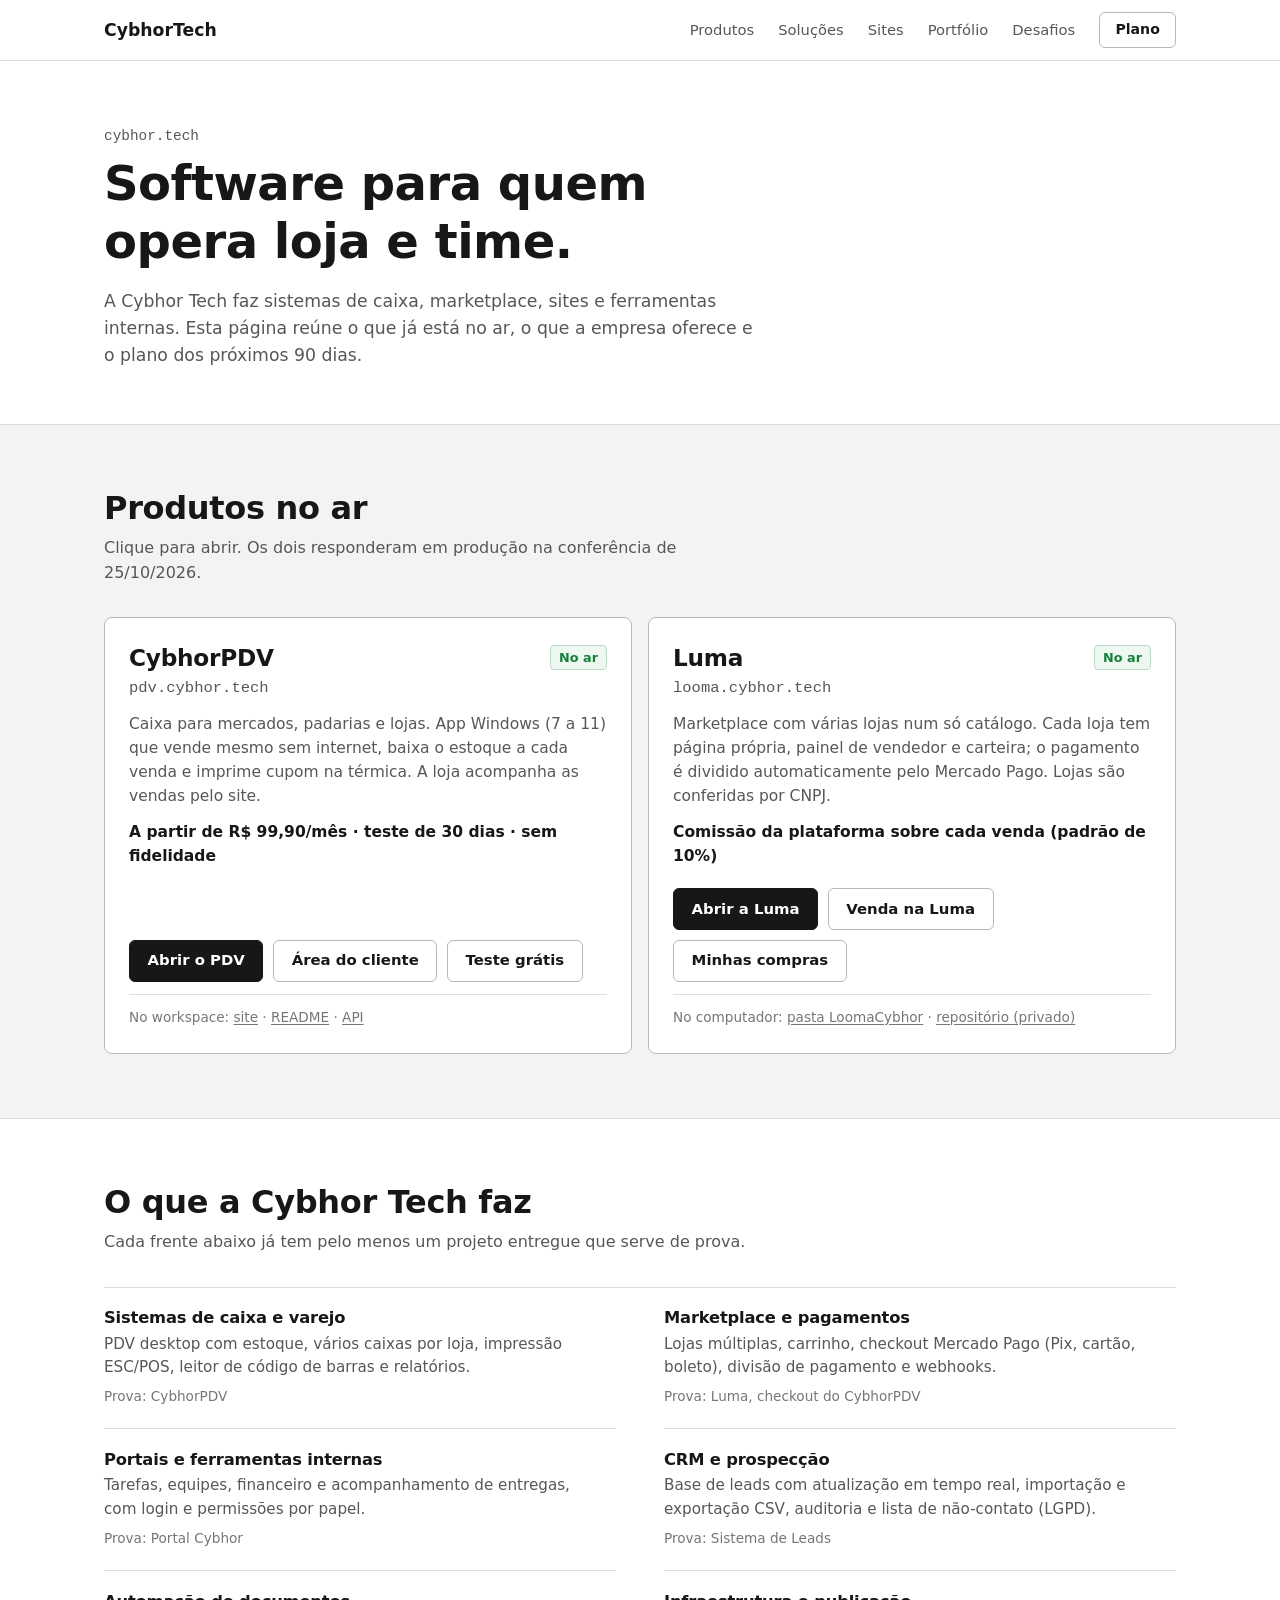
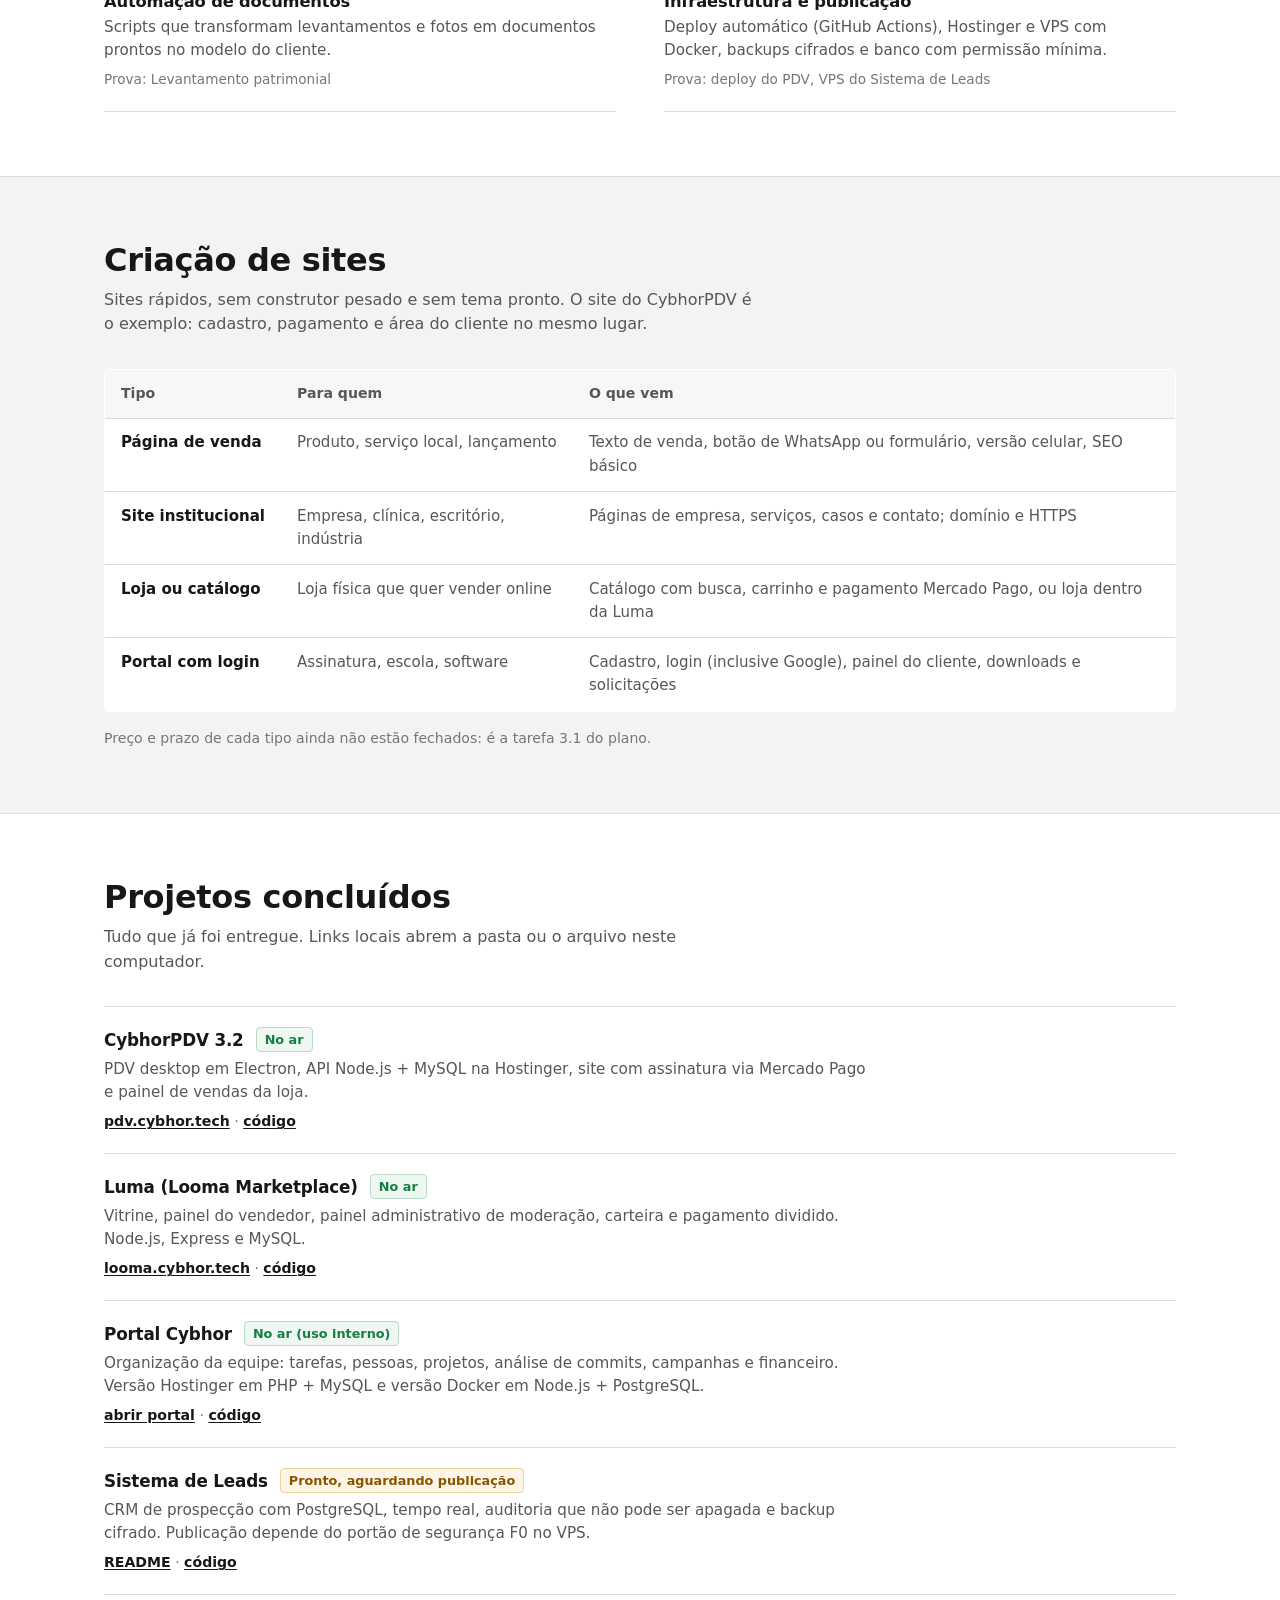
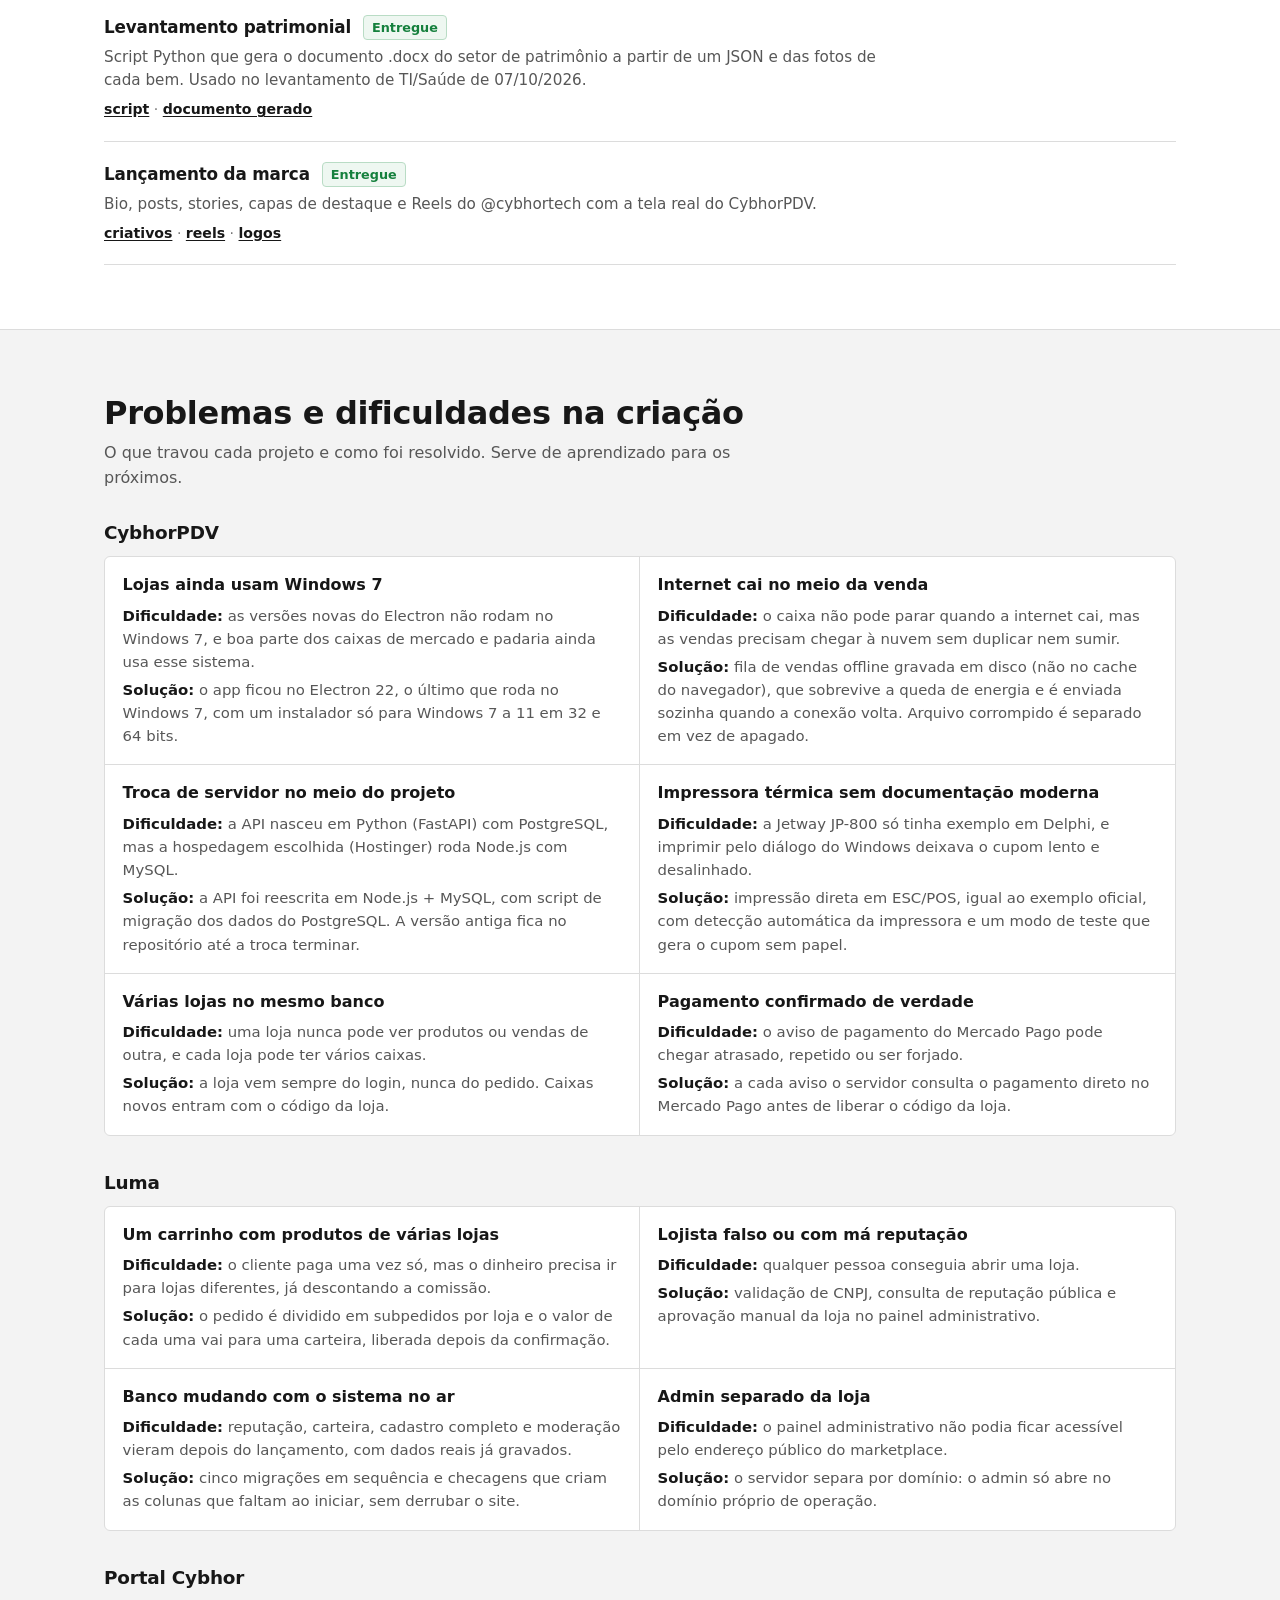
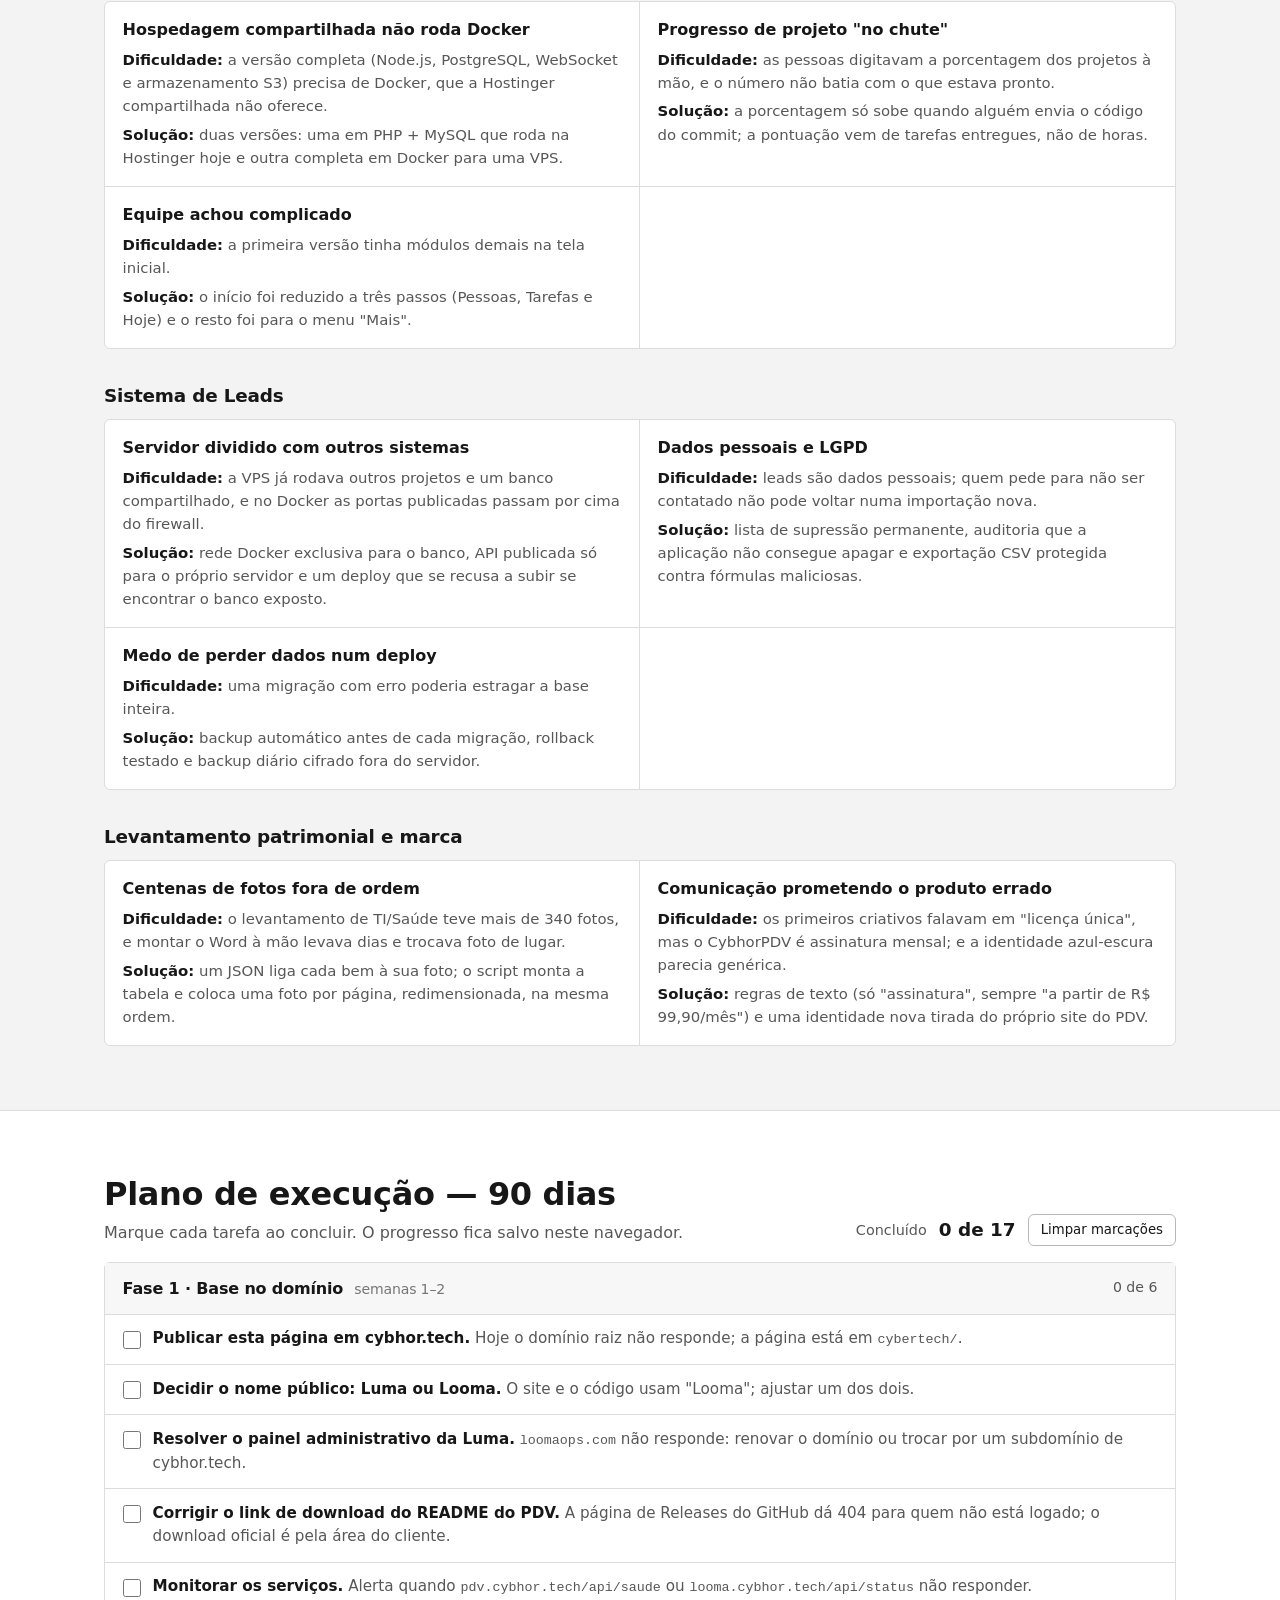
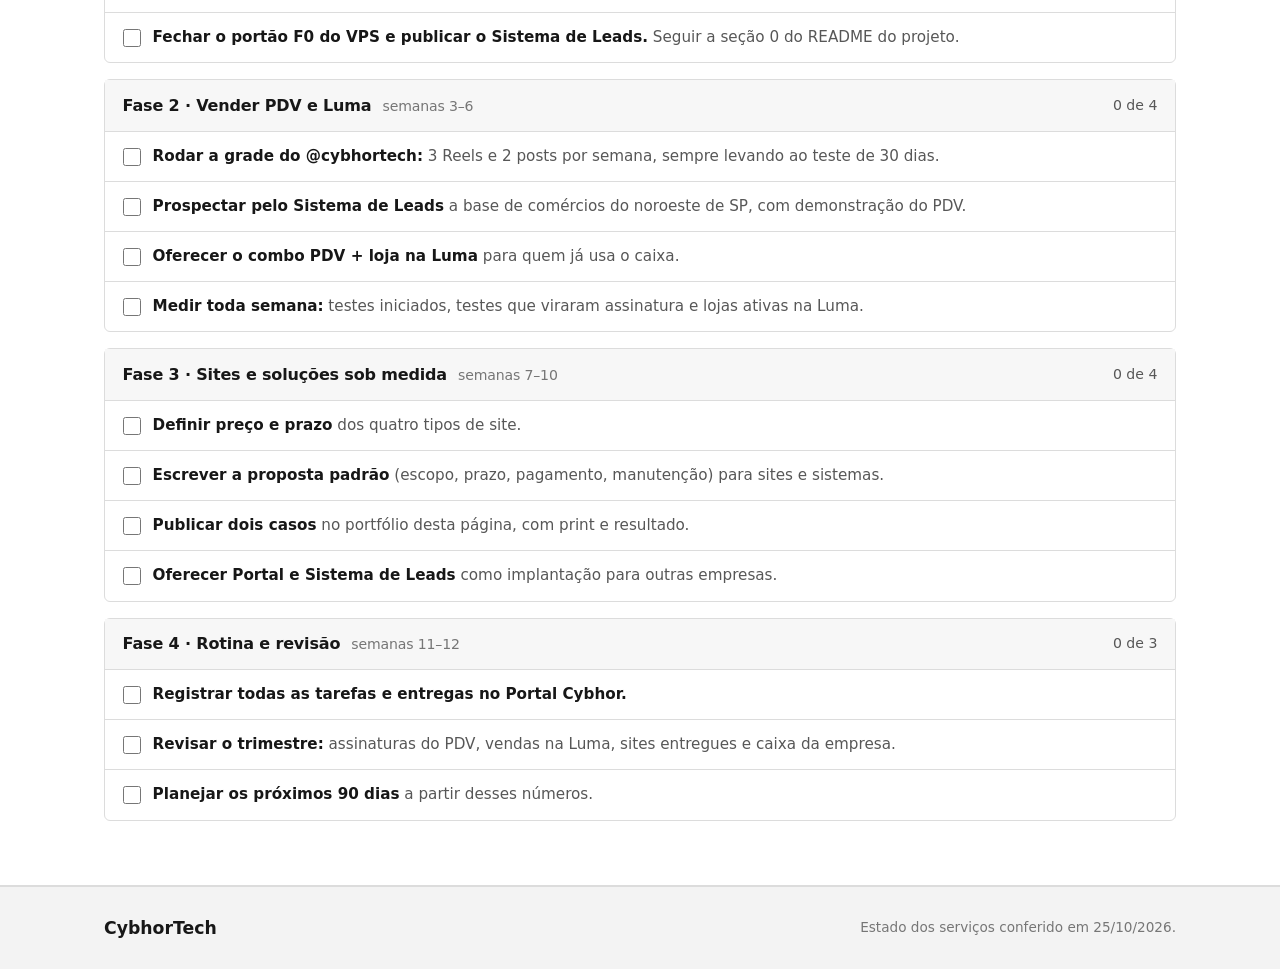
<file: plano-interno.html>
<!DOCTYPE html>
<html lang="pt-BR">
<head>
  <meta charset="UTF-8" />
  <meta name="viewport" content="width=device-width, initial-scale=1.0" />
  <title>Cybhor Tech — Projetos, soluções e plano de execução</title>
  <meta name="description" content="Cybhor Tech: CybhorPDV, Luma marketplace, criação de sites e sistemas sob medida. Portfólio de projetos concluídos e plano de execução." />
  <meta name="theme-color" content="#ffffff" />
  <link rel="stylesheet" href="cybertech.css" />
</head>
<body>
  <header class="topo">
    <div class="container topo-conteudo">
      <a href="#inicio" class="marca">Cybhor<strong>Tech</strong></a>
      <nav class="menu" aria-label="Seções">
        <a href="#produtos">Produtos</a>
        <a href="#solucoes">Soluções</a>
        <a href="#sites">Sites</a>
        <a href="#portfolio">Portfólio</a>
        <a href="#desafios">Desafios</a>
        <a href="#plano" class="btn-contorno">Plano</a>
      </nav>
    </div>
  </header>

  <main id="inicio">
    <section class="abertura">
      <div class="container">
        <p class="sobretitulo">cybhor.tech</p>
        <h1>Software para quem opera loja e time.</h1>
        <p class="abertura-sub">
          A Cybhor Tech faz sistemas de caixa, marketplace, sites e ferramentas internas.
          Esta página reúne o que já está no ar, o que a empresa oferece e o plano dos próximos 90 dias.
        </p>
      </div>
    </section>

    <section id="produtos" class="secao">
      <div class="container">
        <h2>Produtos no ar</h2>
        <p class="secao-intro">Clique para abrir. Os dois responderam em produção na conferência de 25/10/2026.</p>

        <div class="grade-produtos">
          <article class="produto">
            <div class="produto-topo">
              <h3>CybhorPDV</h3>
              <span class="estado estado-ok">No ar</span>
            </div>
            <p class="produto-dominio">pdv.cybhor.tech</p>
            <p>Caixa para mercados, padarias e lojas. App Windows (7 a 11) que vende mesmo sem internet, baixa o estoque a cada venda e imprime cupom na térmica. A loja acompanha as vendas pelo site.</p>
            <p class="produto-preco">A partir de R$ 99,90/mês · teste de 30 dias · sem fidelidade</p>
            <div class="acoes">
              <a class="btn-tinta" href="https://pdv.cybhor.tech" target="_blank" rel="noopener">Abrir o PDV</a>
              <a class="btn-contorno" href="https://pdv.cybhor.tech/login.html" target="_blank" rel="noopener">Área do cliente</a>
              <a class="btn-contorno" href="https://pdv.cybhor.tech/cadastro.html?plano=teste" target="_blank" rel="noopener">Teste grátis</a>
            </div>
            <p class="produto-local">No workspace: <a href="../sistemaPDV/landing/index.html">site</a> · <a href="../sistemaPDV/README.md">README</a> · <a href="../sistemaPDV/server/">API</a></p>
          </article>

          <article class="produto">
            <div class="produto-topo">
              <h3>Luma</h3>
              <span class="estado estado-ok">No ar</span>
            </div>
            <p class="produto-dominio">looma.cybhor.tech</p>
            <p>Marketplace com várias lojas num só catálogo. Cada loja tem página própria, painel de vendedor e carteira; o pagamento é dividido automaticamente pelo Mercado Pago. Lojas são conferidas por CNPJ.</p>
            <p class="produto-preco">Comissão da plataforma sobre cada venda (padrão de 10%)</p>
            <div class="acoes">
              <a class="btn-tinta" href="https://looma.cybhor.tech" target="_blank" rel="noopener">Abrir a Luma</a>
              <a class="btn-contorno" href="https://looma.cybhor.tech/seller-dashboard.html" target="_blank" rel="noopener">Venda na Luma</a>
              <a class="btn-contorno" href="https://looma.cybhor.tech/meus-pedidos.html" target="_blank" rel="noopener">Minhas compras</a>
            </div>
            <p class="produto-local">No computador: <a href="file:///home/pedro/LoomaCybhor/">pasta LoomaCybhor</a> · <a href="https://github.com/PhCybhor/LoomaMarketplace" target="_blank" rel="noopener">repositório (privado)</a></p>
          </article>
        </div>
      </div>
    </section>

    <section id="solucoes" class="secao secao-painel">
      <div class="container">
        <h2>O que a Cybhor Tech faz</h2>
        <p class="secao-intro">Cada frente abaixo já tem pelo menos um projeto entregue que serve de prova.</p>
        <div class="lista-duas-colunas">
          <article class="item-lista">
            <h3>Sistemas de caixa e varejo</h3>
            <p>PDV desktop com estoque, vários caixas por loja, impressão ESC/POS, leitor de código de barras e relatórios.</p>
            <p class="prova">Prova: CybhorPDV</p>
          </article>
          <article class="item-lista">
            <h3>Marketplace e pagamentos</h3>
            <p>Lojas múltiplas, carrinho, checkout Mercado Pago (Pix, cartão, boleto), divisão de pagamento e webhooks.</p>
            <p class="prova">Prova: Luma, checkout do CybhorPDV</p>
          </article>
          <article class="item-lista">
            <h3>Portais e ferramentas internas</h3>
            <p>Tarefas, equipes, financeiro e acompanhamento de entregas, com login e permissões por papel.</p>
            <p class="prova">Prova: Portal Cybhor</p>
          </article>
          <article class="item-lista">
            <h3>CRM e prospecção</h3>
            <p>Base de leads com atualização em tempo real, importação e exportação CSV, auditoria e lista de não-contato (LGPD).</p>
            <p class="prova">Prova: Sistema de Leads</p>
          </article>
          <article class="item-lista">
            <h3>Automação de documentos</h3>
            <p>Scripts que transformam levantamentos e fotos em documentos prontos no modelo do cliente.</p>
            <p class="prova">Prova: Levantamento patrimonial</p>
          </article>
          <article class="item-lista">
            <h3>Infraestrutura e publicação</h3>
            <p>Deploy automático (GitHub Actions), Hostinger e VPS com Docker, backups cifrados e banco com permissão mínima.</p>
            <p class="prova">Prova: deploy do PDV, VPS do Sistema de Leads</p>
          </article>
        </div>
      </div>
    </section>

    <section id="sites" class="secao">
      <div class="container">
        <h2>Criação de sites</h2>
        <p class="secao-intro">Sites rápidos, sem construtor pesado e sem tema pronto. O site do CybhorPDV é o exemplo: cadastro, pagamento e área do cliente no mesmo lugar.</p>
        <table class="tabela">
          <thead>
            <tr><th>Tipo</th><th>Para quem</th><th>O que vem</th></tr>
          </thead>
          <tbody>
            <tr>
              <td>Página de venda</td>
              <td>Produto, serviço local, lançamento</td>
              <td>Texto de venda, botão de WhatsApp ou formulário, versão celular, SEO básico</td>
            </tr>
            <tr>
              <td>Site institucional</td>
              <td>Empresa, clínica, escritório, indústria</td>
              <td>Páginas de empresa, serviços, casos e contato; domínio e HTTPS</td>
            </tr>
            <tr>
              <td>Loja ou catálogo</td>
              <td>Loja física que quer vender online</td>
              <td>Catálogo com busca, carrinho e pagamento Mercado Pago, ou loja dentro da Luma</td>
            </tr>
            <tr>
              <td>Portal com login</td>
              <td>Assinatura, escola, software</td>
              <td>Cadastro, login (inclusive Google), painel do cliente, downloads e solicitações</td>
            </tr>
          </tbody>
        </table>
        <p class="nota">Preço e prazo de cada tipo ainda não estão fechados: é a tarefa 3.1 do plano.</p>
      </div>
    </section>

    <section id="portfolio" class="secao secao-painel">
      <div class="container">
        <h2>Projetos concluídos</h2>
        <p class="secao-intro">Tudo que já foi entregue. Links locais abrem a pasta ou o arquivo neste computador.</p>
        <ul class="portfolio">
          <li>
            <div class="portfolio-cabeca">
              <h3>CybhorPDV 3.2</h3>
              <span class="estado estado-ok">No ar</span>
            </div>
            <p>PDV desktop em Electron, API Node.js + MySQL na Hostinger, site com assinatura via Mercado Pago e painel de vendas da loja.</p>
            <p class="links"><a href="https://pdv.cybhor.tech" target="_blank" rel="noopener">pdv.cybhor.tech</a> · <a href="../sistemaPDV/">código</a></p>
          </li>
          <li>
            <div class="portfolio-cabeca">
              <h3>Luma (Looma Marketplace)</h3>
              <span class="estado estado-ok">No ar</span>
            </div>
            <p>Vitrine, painel do vendedor, painel administrativo de moderação, carteira e pagamento dividido. Node.js, Express e MySQL.</p>
            <p class="links"><a href="https://looma.cybhor.tech" target="_blank" rel="noopener">looma.cybhor.tech</a> · <a href="file:///home/pedro/LoomaCybhor/">código</a></p>
          </li>
          <li>
            <div class="portfolio-cabeca">
              <h3>Portal Cybhor</h3>
              <span class="estado estado-ok">No ar (uso interno)</span>
            </div>
            <p>Organização da equipe: tarefas, pessoas, projetos, análise de commits, campanhas e financeiro. Versão Hostinger em PHP + MySQL e versão Docker em Node.js + PostgreSQL.</p>
            <p class="links"><a href="https://aqua-alligator-304223.hostingersite.com/" target="_blank" rel="noopener">abrir portal</a> · <a href="file:///home/pedro/Desktop/PortalCybhor/">código</a></p>
          </li>
          <li>
            <div class="portfolio-cabeca">
              <h3>Sistema de Leads</h3>
              <span class="estado estado-pendente">Pronto, aguardando publicação</span>
            </div>
            <p>CRM de prospecção com PostgreSQL, tempo real, auditoria que não pode ser apagada e backup cifrado. Publicação depende do portão de segurança F0 no VPS.</p>
            <p class="links"><a href="file:///home/pedro/cybhortech/leads-local/sistema_leads_pg/README.md">README</a> · <a href="file:///home/pedro/cybhortech/leads-local/sistema_leads_pg/">código</a></p>
          </li>
          <li>
            <div class="portfolio-cabeca">
              <h3>Levantamento patrimonial</h3>
              <span class="estado estado-ok">Entregue</span>
            </div>
            <p>Script Python que gera o documento .docx do setor de patrimônio a partir de um JSON e das fotos de cada bem. Usado no levantamento de TI/Saúde de 07/10/2026.</p>
            <p class="links"><a href="file:///home/pedro/Automa%C3%A7%C3%A3o_patrimonio/gerar_levantamento.py">script</a> · <a href="file:///home/pedro/Automa%C3%A7%C3%A3o_patrimonio/levantamentos/2026-10-07_ti_saude/LEVANTAMENTO_PATRIMONIO.docx">documento gerado</a></p>
          </li>
          <li>
            <div class="portfolio-cabeca">
              <h3>Lançamento da marca</h3>
              <span class="estado estado-ok">Entregue</span>
            </div>
            <p>Bio, posts, stories, capas de destaque e Reels do @cybhortech com a tela real do CybhorPDV.</p>
            <p class="links"><a href="file:///home/pedro/cybhor-brand-launch/">criativos</a> · <a href="file:///home/pedro/Desktop/marketing/cybhor/rebrand/">reels</a> · <a href="file:///home/pedro/Desktop/cybhor-logo/">logos</a></p>
          </li>
        </ul>
      </div>
    </section>

    <section id="desafios" class="secao">
      <div class="container">
        <h2>Problemas e dificuldades na criação</h2>
        <p class="secao-intro">O que travou cada projeto e como foi resolvido. Serve de aprendizado para os próximos.</p>

        <div class="desafio-projeto">
          <h3>CybhorPDV</h3>
          <dl class="desafios">
            <div class="desafio">
              <dt>Lojas ainda usam Windows 7</dt>
              <dd><strong>Dificuldade:</strong> as versões novas do Electron não rodam no Windows 7, e boa parte dos caixas de mercado e padaria ainda usa esse sistema.</dd>
              <dd><strong>Solução:</strong> o app ficou no Electron 22, o último que roda no Windows 7, com um instalador só para Windows 7 a 11 em 32 e 64 bits.</dd>
            </div>
            <div class="desafio">
              <dt>Internet cai no meio da venda</dt>
              <dd><strong>Dificuldade:</strong> o caixa não pode parar quando a internet cai, mas as vendas precisam chegar à nuvem sem duplicar nem sumir.</dd>
              <dd><strong>Solução:</strong> fila de vendas offline gravada em disco (não no cache do navegador), que sobrevive a queda de energia e é enviada sozinha quando a conexão volta. Arquivo corrompido é separado em vez de apagado.</dd>
            </div>
            <div class="desafio">
              <dt>Troca de servidor no meio do projeto</dt>
              <dd><strong>Dificuldade:</strong> a API nasceu em Python (FastAPI) com PostgreSQL, mas a hospedagem escolhida (Hostinger) roda Node.js com MySQL.</dd>
              <dd><strong>Solução:</strong> a API foi reescrita em Node.js + MySQL, com script de migração dos dados do PostgreSQL. A versão antiga fica no repositório até a troca terminar.</dd>
            </div>
            <div class="desafio">
              <dt>Impressora térmica sem documentação moderna</dt>
              <dd><strong>Dificuldade:</strong> a Jetway JP-800 só tinha exemplo em Delphi, e imprimir pelo diálogo do Windows deixava o cupom lento e desalinhado.</dd>
              <dd><strong>Solução:</strong> impressão direta em ESC/POS, igual ao exemplo oficial, com detecção automática da impressora e um modo de teste que gera o cupom sem papel.</dd>
            </div>
            <div class="desafio">
              <dt>Várias lojas no mesmo banco</dt>
              <dd><strong>Dificuldade:</strong> uma loja nunca pode ver produtos ou vendas de outra, e cada loja pode ter vários caixas.</dd>
              <dd><strong>Solução:</strong> a loja vem sempre do login, nunca do pedido. Caixas novos entram com o código da loja.</dd>
            </div>
            <div class="desafio">
              <dt>Pagamento confirmado de verdade</dt>
              <dd><strong>Dificuldade:</strong> o aviso de pagamento do Mercado Pago pode chegar atrasado, repetido ou ser forjado.</dd>
              <dd><strong>Solução:</strong> a cada aviso o servidor consulta o pagamento direto no Mercado Pago antes de liberar o código da loja.</dd>
            </div>
          </dl>
        </div>

        <div class="desafio-projeto">
          <h3>Luma</h3>
          <dl class="desafios">
            <div class="desafio">
              <dt>Um carrinho com produtos de várias lojas</dt>
              <dd><strong>Dificuldade:</strong> o cliente paga uma vez só, mas o dinheiro precisa ir para lojas diferentes, já descontando a comissão.</dd>
              <dd><strong>Solução:</strong> o pedido é dividido em subpedidos por loja e o valor de cada uma vai para uma carteira, liberada depois da confirmação.</dd>
            </div>
            <div class="desafio">
              <dt>Lojista falso ou com má reputação</dt>
              <dd><strong>Dificuldade:</strong> qualquer pessoa conseguia abrir uma loja.</dd>
              <dd><strong>Solução:</strong> validação de CNPJ, consulta de reputação pública e aprovação manual da loja no painel administrativo.</dd>
            </div>
            <div class="desafio">
              <dt>Banco mudando com o sistema no ar</dt>
              <dd><strong>Dificuldade:</strong> reputação, carteira, cadastro completo e moderação vieram depois do lançamento, com dados reais já gravados.</dd>
              <dd><strong>Solução:</strong> cinco migrações em sequência e checagens que criam as colunas que faltam ao iniciar, sem derrubar o site.</dd>
            </div>
            <div class="desafio">
              <dt>Admin separado da loja</dt>
              <dd><strong>Dificuldade:</strong> o painel administrativo não podia ficar acessível pelo endereço público do marketplace.</dd>
              <dd><strong>Solução:</strong> o servidor separa por domínio: o admin só abre no domínio próprio de operação.</dd>
            </div>
          </dl>
        </div>

        <div class="desafio-projeto">
          <h3>Portal Cybhor</h3>
          <dl class="desafios">
            <div class="desafio">
              <dt>Hospedagem compartilhada não roda Docker</dt>
              <dd><strong>Dificuldade:</strong> a versão completa (Node.js, PostgreSQL, WebSocket e armazenamento S3) precisa de Docker, que a Hostinger compartilhada não oferece.</dd>
              <dd><strong>Solução:</strong> duas versões: uma em PHP + MySQL que roda na Hostinger hoje e outra completa em Docker para uma VPS.</dd>
            </div>
            <div class="desafio">
              <dt>Progresso de projeto "no chute"</dt>
              <dd><strong>Dificuldade:</strong> as pessoas digitavam a porcentagem dos projetos à mão, e o número não batia com o que estava pronto.</dd>
              <dd><strong>Solução:</strong> a porcentagem só sobe quando alguém envia o código do commit; a pontuação vem de tarefas entregues, não de horas.</dd>
            </div>
            <div class="desafio">
              <dt>Equipe achou complicado</dt>
              <dd><strong>Dificuldade:</strong> a primeira versão tinha módulos demais na tela inicial.</dd>
              <dd><strong>Solução:</strong> o início foi reduzido a três passos (Pessoas, Tarefas e Hoje) e o resto foi para o menu "Mais".</dd>
            </div>
          </dl>
        </div>

        <div class="desafio-projeto">
          <h3>Sistema de Leads</h3>
          <dl class="desafios">
            <div class="desafio">
              <dt>Servidor dividido com outros sistemas</dt>
              <dd><strong>Dificuldade:</strong> a VPS já rodava outros projetos e um banco compartilhado, e no Docker as portas publicadas passam por cima do firewall.</dd>
              <dd><strong>Solução:</strong> rede Docker exclusiva para o banco, API publicada só para o próprio servidor e um deploy que se recusa a subir se encontrar o banco exposto.</dd>
            </div>
            <div class="desafio">
              <dt>Dados pessoais e LGPD</dt>
              <dd><strong>Dificuldade:</strong> leads são dados pessoais; quem pede para não ser contatado não pode voltar numa importação nova.</dd>
              <dd><strong>Solução:</strong> lista de supressão permanente, auditoria que a aplicação não consegue apagar e exportação CSV protegida contra fórmulas maliciosas.</dd>
            </div>
            <div class="desafio">
              <dt>Medo de perder dados num deploy</dt>
              <dd><strong>Dificuldade:</strong> uma migração com erro poderia estragar a base inteira.</dd>
              <dd><strong>Solução:</strong> backup automático antes de cada migração, rollback testado e backup diário cifrado fora do servidor.</dd>
            </div>
          </dl>
        </div>

        <div class="desafio-projeto">
          <h3>Levantamento patrimonial e marca</h3>
          <dl class="desafios">
            <div class="desafio">
              <dt>Centenas de fotos fora de ordem</dt>
              <dd><strong>Dificuldade:</strong> o levantamento de TI/Saúde teve mais de 340 fotos, e montar o Word à mão levava dias e trocava foto de lugar.</dd>
              <dd><strong>Solução:</strong> um JSON liga cada bem à sua foto; o script monta a tabela e coloca uma foto por página, redimensionada, na mesma ordem.</dd>
            </div>
            <div class="desafio">
              <dt>Comunicação prometendo o produto errado</dt>
              <dd><strong>Dificuldade:</strong> os primeiros criativos falavam em "licença única", mas o CybhorPDV é assinatura mensal; e a identidade azul-escura parecia genérica.</dd>
              <dd><strong>Solução:</strong> regras de texto (só "assinatura", sempre "a partir de R$ 99,90/mês") e uma identidade nova tirada do próprio site do PDV.</dd>
            </div>
          </dl>
        </div>
      </div>
    </section>

    <section id="plano" class="secao secao-painel">
      <div class="container">
        <div class="plano-cabeca">
          <div>
            <h2>Plano de execução — 90 dias</h2>
            <p class="secao-intro">Marque cada tarefa ao concluir. O progresso fica salvo neste navegador.</p>
          </div>
          <div class="plano-total">
            <span>Concluído</span>
            <strong id="progresso-total">0 de 0</strong>
            <button type="button" class="btn-contorno btn-pequeno" id="btn-limpar-progresso">Limpar marcações</button>
          </div>
        </div>

        <div class="fase" data-fase>
          <div class="fase-cabeca">
            <h3>Fase 1 · Base no domínio <span class="fase-prazo">semanas 1–2</span></h3>
            <span class="fase-contagem" data-contagem></span>
          </div>
          <ol class="tarefas">
            <li><label><input type="checkbox" data-tarefa="1.1" /> <span><strong>Publicar esta página em cybhor.tech.</strong> Hoje o domínio raiz não responde; a página está em <code>cybertech/</code>.</span></label></li>
            <li><label><input type="checkbox" data-tarefa="1.2" /> <span><strong>Decidir o nome público: Luma ou Looma.</strong> O site e o código usam "Looma"; ajustar um dos dois.</span></label></li>
            <li><label><input type="checkbox" data-tarefa="1.3" /> <span><strong>Resolver o painel administrativo da Luma.</strong> <code>loomaops.com</code> não responde: renovar o domínio ou trocar por um subdomínio de cybhor.tech.</span></label></li>
            <li><label><input type="checkbox" data-tarefa="1.4" /> <span><strong>Corrigir o link de download do README do PDV.</strong> A página de Releases do GitHub dá 404 para quem não está logado; o download oficial é pela área do cliente.</span></label></li>
            <li><label><input type="checkbox" data-tarefa="1.5" /> <span><strong>Monitorar os serviços.</strong> Alerta quando <code>pdv.cybhor.tech/api/saude</code> ou <code>looma.cybhor.tech/api/status</code> não responder.</span></label></li>
            <li><label><input type="checkbox" data-tarefa="1.6" /> <span><strong>Fechar o portão F0 do VPS e publicar o Sistema de Leads.</strong> Seguir a seção 0 do README do projeto.</span></label></li>
          </ol>
        </div>

        <div class="fase" data-fase>
          <div class="fase-cabeca">
            <h3>Fase 2 · Vender PDV e Luma <span class="fase-prazo">semanas 3–6</span></h3>
            <span class="fase-contagem" data-contagem></span>
          </div>
          <ol class="tarefas">
            <li><label><input type="checkbox" data-tarefa="2.1" /> <span><strong>Rodar a grade do @cybhortech:</strong> 3 Reels e 2 posts por semana, sempre levando ao teste de 30 dias.</span></label></li>
            <li><label><input type="checkbox" data-tarefa="2.2" /> <span><strong>Prospectar pelo Sistema de Leads</strong> a base de comércios do noroeste de SP, com demonstração do PDV.</span></label></li>
            <li><label><input type="checkbox" data-tarefa="2.3" /> <span><strong>Oferecer o combo PDV + loja na Luma</strong> para quem já usa o caixa.</span></label></li>
            <li><label><input type="checkbox" data-tarefa="2.4" /> <span><strong>Medir toda semana:</strong> testes iniciados, testes que viraram assinatura e lojas ativas na Luma.</span></label></li>
          </ol>
        </div>

        <div class="fase" data-fase>
          <div class="fase-cabeca">
            <h3>Fase 3 · Sites e soluções sob medida <span class="fase-prazo">semanas 7–10</span></h3>
            <span class="fase-contagem" data-contagem></span>
          </div>
          <ol class="tarefas">
            <li><label><input type="checkbox" data-tarefa="3.1" /> <span><strong>Definir preço e prazo</strong> dos quatro tipos de site.</span></label></li>
            <li><label><input type="checkbox" data-tarefa="3.2" /> <span><strong>Escrever a proposta padrão</strong> (escopo, prazo, pagamento, manutenção) para sites e sistemas.</span></label></li>
            <li><label><input type="checkbox" data-tarefa="3.3" /> <span><strong>Publicar dois casos</strong> no portfólio desta página, com print e resultado.</span></label></li>
            <li><label><input type="checkbox" data-tarefa="3.4" /> <span><strong>Oferecer Portal e Sistema de Leads</strong> como implantação para outras empresas.</span></label></li>
          </ol>
        </div>

        <div class="fase" data-fase>
          <div class="fase-cabeca">
            <h3>Fase 4 · Rotina e revisão <span class="fase-prazo">semanas 11–12</span></h3>
            <span class="fase-contagem" data-contagem></span>
          </div>
          <ol class="tarefas">
            <li><label><input type="checkbox" data-tarefa="4.1" /> <span><strong>Registrar todas as tarefas e entregas no Portal Cybhor.</strong></span></label></li>
            <li><label><input type="checkbox" data-tarefa="4.2" /> <span><strong>Revisar o trimestre:</strong> assinaturas do PDV, vendas na Luma, sites entregues e caixa da empresa.</span></label></li>
            <li><label><input type="checkbox" data-tarefa="4.3" /> <span><strong>Planejar os próximos 90 dias</strong> a partir desses números.</span></label></li>
          </ol>
        </div>
      </div>
    </section>
  </main>

  <footer class="rodape">
    <div class="container">
      <span class="marca">Cybhor<strong>Tech</strong></span>
      <p>Estado dos serviços conferido em 25/10/2026.</p>
    </div>
  </footer>

  <script src="plano.js"></script>
</body>
</html>
</file>
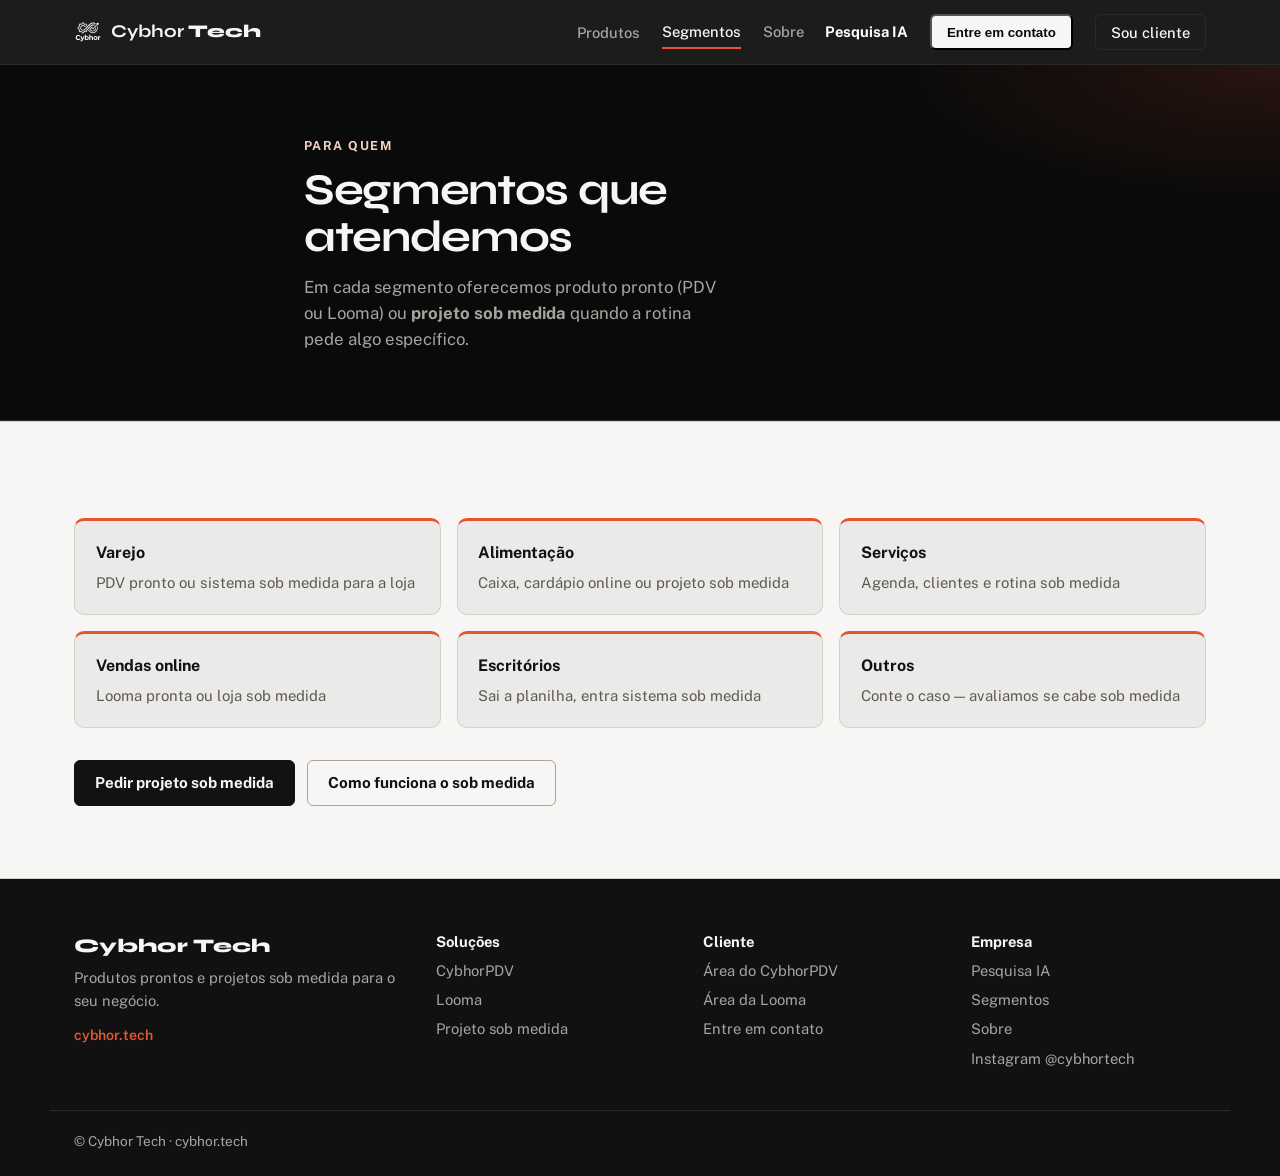
<file: segmentos.html>
<!DOCTYPE html>
<html lang="pt-BR">
<head>
  <meta charset="UTF-8" />
  <meta name="viewport" content="width=device-width, initial-scale=1.0" />
  <title>Segmentos — Cybhor Tech</title>
  <meta name="description" content="Atendemos varejo, alimentação, serviços e escritórios com produtos prontos ou projeto sob medida." />
  <link rel="icon" type="image/svg+xml" href="img/logo.svg" />
  <link rel="preconnect" href="https://fonts.googleapis.com" />
  <link rel="preconnect" href="https://fonts.gstatic.com" crossorigin />
  <link href="https://fonts.googleapis.com/css2?family=Public+Sans:ital,wght@0,400;0,500;0,600;0,700;1,400&family=Syne:wght@600;700;800&display=swap" rel="stylesheet" />
  <link rel="stylesheet" href="site.css?v=20261027o" />
</head>
<body>
  <header class="topo">
    <div class="container topo-conteudo">
      <a href="index.html" class="marca">
        <img src="img/logo-branco.svg" width="28" height="28" alt="" class="marca-clara" />
        <img src="img/logo.svg" width="28" height="28" alt="" class="marca-escura" />
        <span>Cybhor <strong>Tech</strong></span>
      </a>

      <button type="button" class="menu-abrir" id="menu-abrir" aria-expanded="false" aria-controls="menu-principal">
        Menu
      </button>

      <nav class="menu" id="menu-principal" aria-label="Principal">
        <div class="menu-item" data-dropdown>
          <button type="button" class="menu-gatilho" aria-expanded="false">Produtos</button>
          <div class="menu-painel" hidden>
            <a href="pdv.html"><strong>CybhorPDV</strong><span>Caixa para loja física</span></a>
            <a href="looma.html"><strong>Looma</strong><span>Shopping online para sua loja</span></a>
            <a href="sob-medida.html"><strong>Projeto sob medida</strong><span>Site, sistema ou automação feitos do zero para você</span></a>
          </div>
        </div>
        <a href="segmentos.html" class="ativo">Segmentos</a>
        <a href="sobre.html">Sobre</a>
        <a href="pesquisa.html" class="btn-pesquisa-nav">Pesquisa IA</a>
        <button type="button" class="btn-contato" data-abrir-contato>Entre em contato</button>
        <div class="menu-item" data-dropdown>
          <button type="button" class="menu-gatilho menu-cliente" aria-expanded="false">Sou cliente</button>
          <div class="menu-painel" hidden>
            <a href="https://pdv.cybhor.tech/login.html" target="_blank" rel="noopener">Entrar no CybhorPDV</a>
            <a href="https://looma.cybhor.tech/login.html" target="_blank" rel="noopener">Entrar na Looma</a>
            <a href="https://looma.cybhor.tech/seller-dashboard.html" target="_blank" rel="noopener">Painel da loja (Looma)</a>
          </div>
        </div>
      </nav>
    </div>
  </header>

  <main>

    <section class="pagina-hero">
      <div class="container pagina-hero-conteudo">
        <p class="eyebrow eyebrow-claro">Para quem</p>
        <h1>Segmentos que atendemos</h1>
        <p class="pagina-hero-lead">
          Em cada segmento oferecemos produto pronto (PDV ou Looma) ou
          <strong>projeto sob medida</strong> quando a rotina pede algo específico.
        </p>
      </div>
    </section>

    <section class="secao secao-clara">
      <div class="container revelar">
        <ul class="segmentos">
          <li><strong>Varejo</strong><span>PDV pronto ou sistema sob medida para a loja</span></li>
          <li><strong>Alimentação</strong><span>Caixa, cardápio online ou projeto sob medida</span></li>
          <li><strong>Serviços</strong><span>Agenda, clientes e rotina sob medida</span></li>
          <li><strong>Vendas online</strong><span>Looma pronta ou loja sob medida</span></li>
          <li><strong>Escritórios</strong><span>Sai a planilha, entra sistema sob medida</span></li>
          <li><strong>Outros</strong><span>Conte o caso — avaliamos se cabe sob medida</span></li>
        </ul>
        <div class="acoes" style="margin-top:2rem">
          <button type="button" class="btn-tinta" data-abrir-contato>Pedir projeto sob medida</button>
          <a class="btn-contorno" href="sob-medida.html">Como funciona o sob medida</a>
        </div>
      </div>
    </section>

  </main>

  <dialog id="contato" class="contato-dialog" aria-labelledby="contato-titulo">
    <form method="dialog" class="contato-dialog-topo">
      <h2 id="contato-titulo">Entre em contato</h2>
      <button type="submit" class="contato-fechar" aria-label="Fechar">×</button>
    </form>
    <p class="contato-intro">Conte o que precisa. Fazemos <strong>projeto sob medida</strong> (site, sistema ou automação) e também indicamos o CybhorPDV ou a Looma se um produto pronto já resolver. Proposta sem compromisso.</p>
    <form id="form-orcamento" class="formulario" novalidate data-whatsapp="" data-instagram="cybhortech">
      <label class="campo">
        <span>Seu nome</span>
        <input name="nome" type="text" required minlength="2" maxlength="80" autocomplete="name" />
      </label>
      <label class="campo">
        <span>Nome da empresa <small>(opcional)</small></span>
        <input name="empresa" type="text" maxlength="80" autocomplete="organization" />
      </label>
      <label class="campo">
        <span>O que você precisa?</span>
        <select name="tipo" required>
          <option value="">Escolha uma opção</option>
          <option>Projeto sob medida (site, sistema ou automação)</option>
          <option>Um site sob medida</option>
          <option>Um sistema sob medida</option>
          <option>Automatizar uma tarefa sob medida</option>
          <option>Usar o CybhorPDV (produto pronto)</option>
          <option>Vender na Looma (produto pronto)</option>
          <option>Ainda não sei — quero orientação</option>
        </select>
      </label>
      <label class="campo">
        <span>Conte em poucas palavras</span>
        <textarea name="descricao" rows="4" required minlength="10" maxlength="1000"
                  placeholder="Ex.: preciso de um sistema sob medida para agenda e pedidos da minha clínica."></textarea>
      </label>
      <label class="campo">
        <span>Seu WhatsApp</span>
        <input name="whatsapp" type="tel" required inputmode="tel" maxlength="20" autocomplete="tel" placeholder="(11) 99999-9999" />
      </label>
      <p class="form-erro" id="form-erro" role="alert" hidden></p>
      <button type="submit" class="btn-claro">Enviar pedido</button>
      <p class="form-retorno" id="form-retorno" role="status" hidden></p>
    </form>
  </dialog>

  <footer class="rodape">
    <div class="container rodape-grade">
      <div>
        <p class="rodape-marca">Cybhor Tech</p>
        <p>Produtos prontos e projetos sob medida para o seu negócio.</p>
        <p class="rodape-marca-linha">cybhor.tech</p>
      </div>
      <div>
        <p class="rodape-titulo">Soluções</p>
        <a href="pdv.html">CybhorPDV</a>
        <a href="looma.html">Looma</a>
        <a href="sob-medida.html">Projeto sob medida</a>
      </div>
      <div>
        <p class="rodape-titulo">Cliente</p>
        <a href="https://pdv.cybhor.tech/login.html" target="_blank" rel="noopener">Área do CybhorPDV</a>
        <a href="https://looma.cybhor.tech/login.html" target="_blank" rel="noopener">Área da Looma</a>
        <button type="button" class="rodape-contato" data-abrir-contato>Entre em contato</button>
      </div>
      <div>
        <p class="rodape-titulo">Empresa</p>
        <a href="pesquisa.html">Pesquisa IA</a>
        <a href="segmentos.html">Segmentos</a>
        <a href="sobre.html">Sobre</a>
        <a href="https://instagram.com/cybhortech" target="_blank" rel="noopener">Instagram @cybhortech</a>
      </div>
    </div>
    <div class="container rodape-base">
      <span>© Cybhor Tech · cybhor.tech</span>
    </div>
  </footer>

  <script src="site.js?v=20261027o"></script>
</body>
</html>
</file>
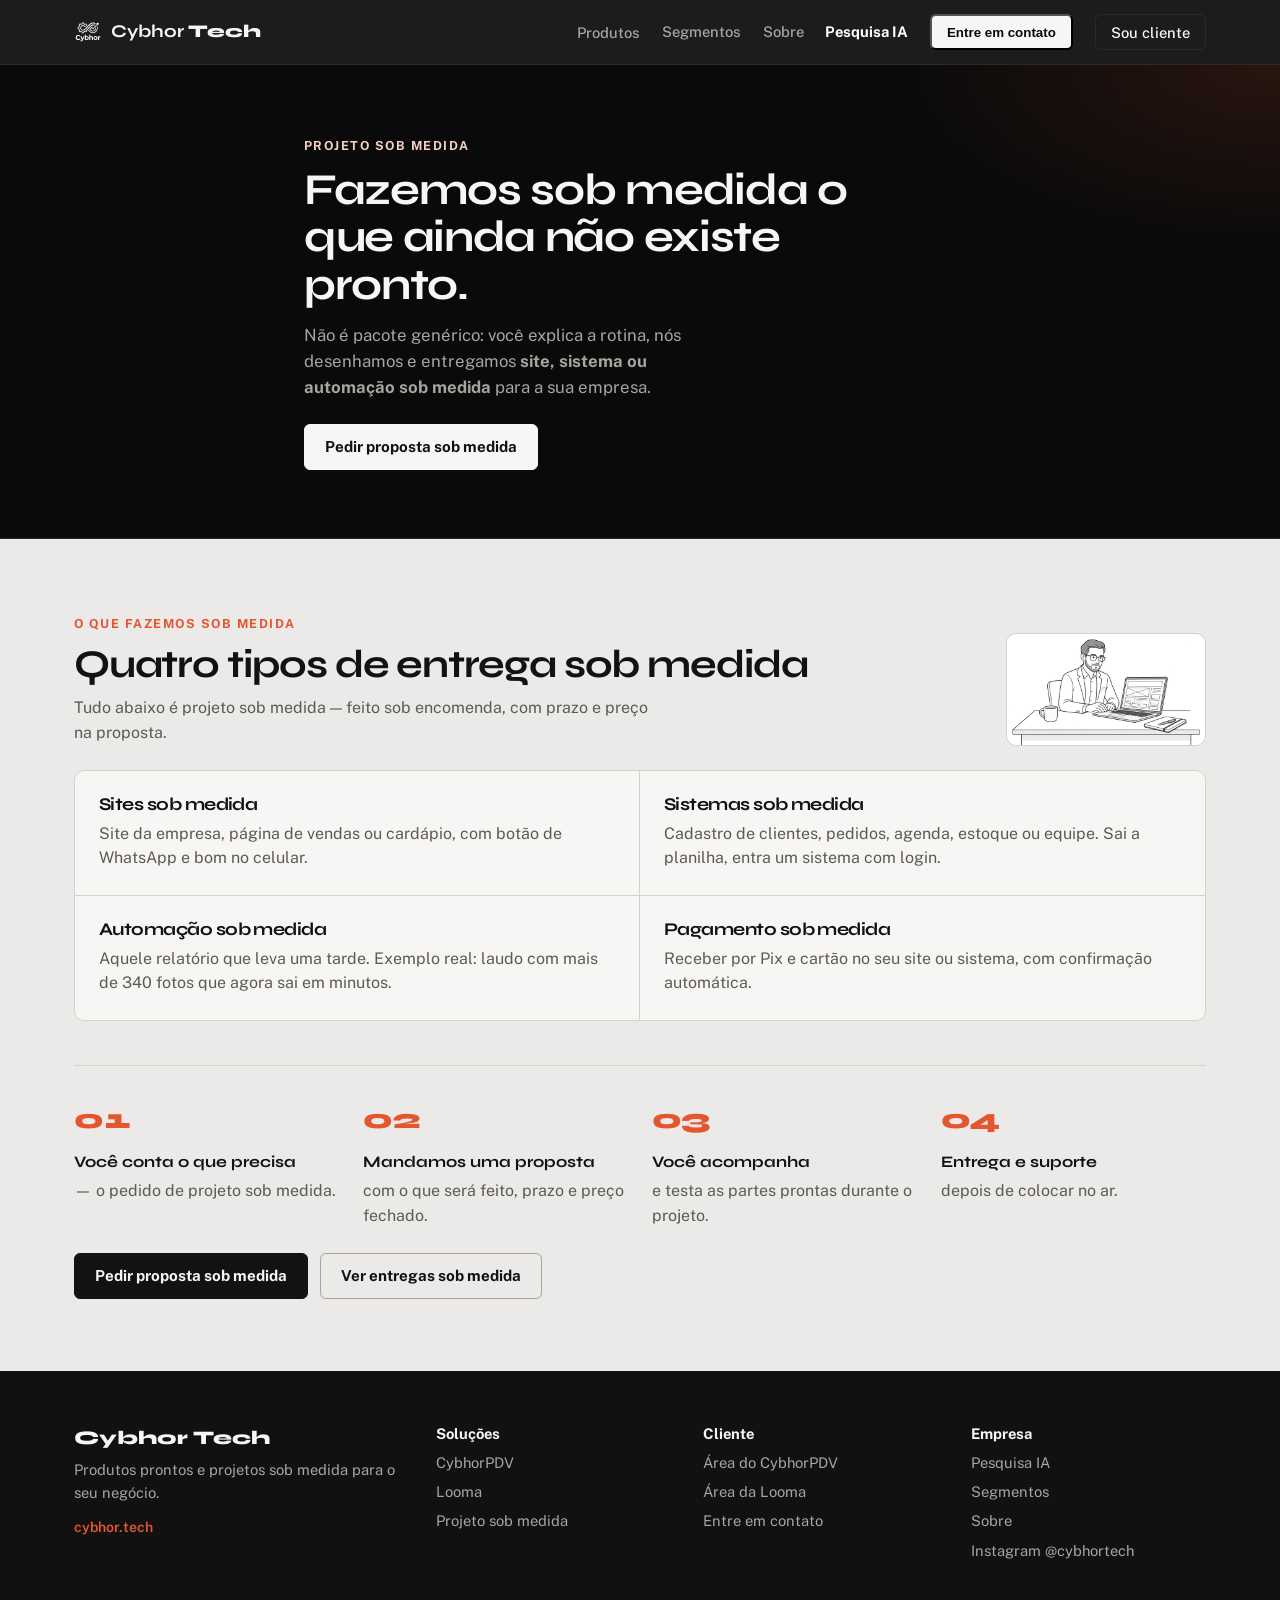
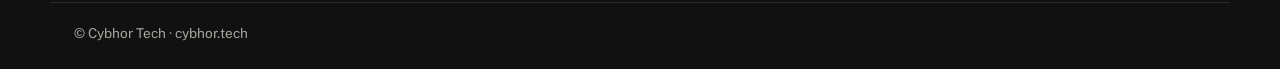
<file: sob-medida.html>
<!DOCTYPE html>
<html lang="pt-BR">
<head>
  <meta charset="UTF-8" />
  <meta name="viewport" content="width=device-width, initial-scale=1.0" />
  <title>Projeto sob medida — Sites e sistemas | Cybhor Tech</title>
  <meta name="description" content="Fazemos projeto sob medida: site, sistema, automação e pagamento online criados do zero para a sua empresa." />
  <link rel="icon" type="image/svg+xml" href="img/logo.svg" />
  <link rel="preconnect" href="https://fonts.googleapis.com" />
  <link rel="preconnect" href="https://fonts.gstatic.com" crossorigin />
  <link href="https://fonts.googleapis.com/css2?family=Public+Sans:ital,wght@0,400;0,500;0,600;0,700;1,400&family=Syne:wght@600;700;800&display=swap" rel="stylesheet" />
  <link rel="stylesheet" href="site.css?v=20261027o" />
</head>
<body>
  <header class="topo">
    <div class="container topo-conteudo">
      <a href="index.html" class="marca">
        <img src="img/logo-branco.svg" width="28" height="28" alt="" class="marca-clara" />
        <img src="img/logo.svg" width="28" height="28" alt="" class="marca-escura" />
        <span>Cybhor <strong>Tech</strong></span>
      </a>

      <button type="button" class="menu-abrir" id="menu-abrir" aria-expanded="false" aria-controls="menu-principal">
        Menu
      </button>

      <nav class="menu" id="menu-principal" aria-label="Principal">
        <div class="menu-item" data-dropdown>
          <button type="button" class="menu-gatilho" aria-expanded="false">Produtos</button>
          <div class="menu-painel" hidden>
            <a href="pdv.html"><strong>CybhorPDV</strong><span>Caixa para loja física</span></a>
            <a href="looma.html"><strong>Looma</strong><span>Shopping online para sua loja</span></a>
            <a href="sob-medida.html"><strong>Projeto sob medida</strong><span>Site, sistema ou automação feitos do zero para você</span></a>
          </div>
        </div>
        <a href="segmentos.html">Segmentos</a>
        <a href="sobre.html">Sobre</a>
        <a href="pesquisa.html" class="btn-pesquisa-nav">Pesquisa IA</a>
        <button type="button" class="btn-contato" data-abrir-contato>Entre em contato</button>
        <div class="menu-item" data-dropdown>
          <button type="button" class="menu-gatilho menu-cliente" aria-expanded="false">Sou cliente</button>
          <div class="menu-painel" hidden>
            <a href="https://pdv.cybhor.tech/login.html" target="_blank" rel="noopener">Entrar no CybhorPDV</a>
            <a href="https://looma.cybhor.tech/login.html" target="_blank" rel="noopener">Entrar na Looma</a>
            <a href="https://looma.cybhor.tech/seller-dashboard.html" target="_blank" rel="noopener">Painel da loja (Looma)</a>
          </div>
        </div>
      </nav>
    </div>
  </header>

  <main>

    <section class="pagina-hero">
      <div class="container pagina-hero-conteudo">
        <p class="eyebrow eyebrow-claro">Projeto sob medida</p>
        <h1>Fazemos sob medida o que ainda não existe pronto.</h1>
        <p class="pagina-hero-lead">
          Não é pacote genérico: você explica a rotina, nós desenhamos e entregamos
          <strong>site, sistema ou automação sob medida</strong> para a sua empresa.
        </p>
        <div class="acoes">
          <button type="button" class="btn-claro" data-abrir-contato>Pedir proposta sob medida</button>
        </div>
      </div>
    </section>

    <section class="secao">
      <div class="container">
        <div class="sob-medida-cabeca revelar">
          <div>
            <p class="eyebrow">O que fazemos sob medida</p>
            <h2>Quatro tipos de entrega sob medida</h2>
            <p class="secao-intro">Tudo abaixo é projeto sob medida — feito sob encomenda, com prazo e preço na proposta.</p>
          </div>
          <figure class="desenho desenho-compacto">
            <img src="img/unidade-projeto.jpg" width="1280" height="720" loading="lazy"
                 alt="Ilustração em traço de alguém criando um projeto no computador" />
          </figure>
        </div>
        <div class="servicos revelar">
          <article class="servico">
            <h3>Sites sob medida</h3>
            <p>Site da empresa, página de vendas ou cardápio, com botão de WhatsApp e bom no celular.</p>
          </article>
          <article class="servico">
            <h3>Sistemas sob medida</h3>
            <p>Cadastro de clientes, pedidos, agenda, estoque ou equipe. Sai a planilha, entra um sistema com login.</p>
          </article>
          <article class="servico">
            <h3>Automação sob medida</h3>
            <p>Aquele relatório que leva uma tarde. Exemplo real: laudo com mais de 340 fotos que agora sai em minutos.</p>
          </article>
          <article class="servico">
            <h3>Pagamento sob medida</h3>
            <p>Receber por Pix e cartão no seu site ou sistema, com confirmação automática.</p>
          </article>
        </div>
        <ol class="passos revelar">
          <li><strong>Você conta o que precisa</strong> — o pedido de projeto sob medida.</li>
          <li><strong>Mandamos uma proposta</strong> com o que será feito, prazo e preço fechado.</li>
          <li><strong>Você acompanha</strong> e testa as partes prontas durante o projeto.</li>
          <li><strong>Entrega e suporte</strong> depois de colocar no ar.</li>
        </ol>
        <div class="acoes">
          <button type="button" class="btn-tinta" data-abrir-contato>Pedir proposta sob medida</button>
          <a class="btn-contorno" href="sobre.html">Ver entregas sob medida</a>
        </div>
      </div>
    </section>

  </main>

  <dialog id="contato" class="contato-dialog" aria-labelledby="contato-titulo">
    <form method="dialog" class="contato-dialog-topo">
      <h2 id="contato-titulo">Entre em contato</h2>
      <button type="submit" class="contato-fechar" aria-label="Fechar">×</button>
    </form>
    <p class="contato-intro">Conte o que precisa. Fazemos <strong>projeto sob medida</strong> (site, sistema ou automação) e também indicamos o CybhorPDV ou a Looma se um produto pronto já resolver. Proposta sem compromisso.</p>
    <form id="form-orcamento" class="formulario" novalidate data-whatsapp="" data-instagram="cybhortech">
      <label class="campo">
        <span>Seu nome</span>
        <input name="nome" type="text" required minlength="2" maxlength="80" autocomplete="name" />
      </label>
      <label class="campo">
        <span>Nome da empresa <small>(opcional)</small></span>
        <input name="empresa" type="text" maxlength="80" autocomplete="organization" />
      </label>
      <label class="campo">
        <span>O que você precisa?</span>
        <select name="tipo" required>
          <option value="">Escolha uma opção</option>
          <option>Projeto sob medida (site, sistema ou automação)</option>
          <option>Um site sob medida</option>
          <option>Um sistema sob medida</option>
          <option>Automatizar uma tarefa sob medida</option>
          <option>Usar o CybhorPDV (produto pronto)</option>
          <option>Vender na Looma (produto pronto)</option>
          <option>Ainda não sei — quero orientação</option>
        </select>
      </label>
      <label class="campo">
        <span>Conte em poucas palavras</span>
        <textarea name="descricao" rows="4" required minlength="10" maxlength="1000"
                  placeholder="Ex.: preciso de um sistema sob medida para agenda e pedidos da minha clínica."></textarea>
      </label>
      <label class="campo">
        <span>Seu WhatsApp</span>
        <input name="whatsapp" type="tel" required inputmode="tel" maxlength="20" autocomplete="tel" placeholder="(11) 99999-9999" />
      </label>
      <p class="form-erro" id="form-erro" role="alert" hidden></p>
      <button type="submit" class="btn-claro">Enviar pedido</button>
      <p class="form-retorno" id="form-retorno" role="status" hidden></p>
    </form>
  </dialog>

  <footer class="rodape">
    <div class="container rodape-grade">
      <div>
        <p class="rodape-marca">Cybhor Tech</p>
        <p>Produtos prontos e projetos sob medida para o seu negócio.</p>
        <p class="rodape-marca-linha">cybhor.tech</p>
      </div>
      <div>
        <p class="rodape-titulo">Soluções</p>
        <a href="pdv.html">CybhorPDV</a>
        <a href="looma.html">Looma</a>
        <a href="sob-medida.html">Projeto sob medida</a>
      </div>
      <div>
        <p class="rodape-titulo">Cliente</p>
        <a href="https://pdv.cybhor.tech/login.html" target="_blank" rel="noopener">Área do CybhorPDV</a>
        <a href="https://looma.cybhor.tech/login.html" target="_blank" rel="noopener">Área da Looma</a>
        <button type="button" class="rodape-contato" data-abrir-contato>Entre em contato</button>
      </div>
      <div>
        <p class="rodape-titulo">Empresa</p>
        <a href="pesquisa.html">Pesquisa IA</a>
        <a href="segmentos.html">Segmentos</a>
        <a href="sobre.html">Sobre</a>
        <a href="https://instagram.com/cybhortech" target="_blank" rel="noopener">Instagram @cybhortech</a>
      </div>
    </div>
    <div class="container rodape-base">
      <span>© Cybhor Tech · cybhor.tech</span>
    </div>
  </footer>

  <script src="site.js?v=20261027o"></script>
</body>
</html>
</file>
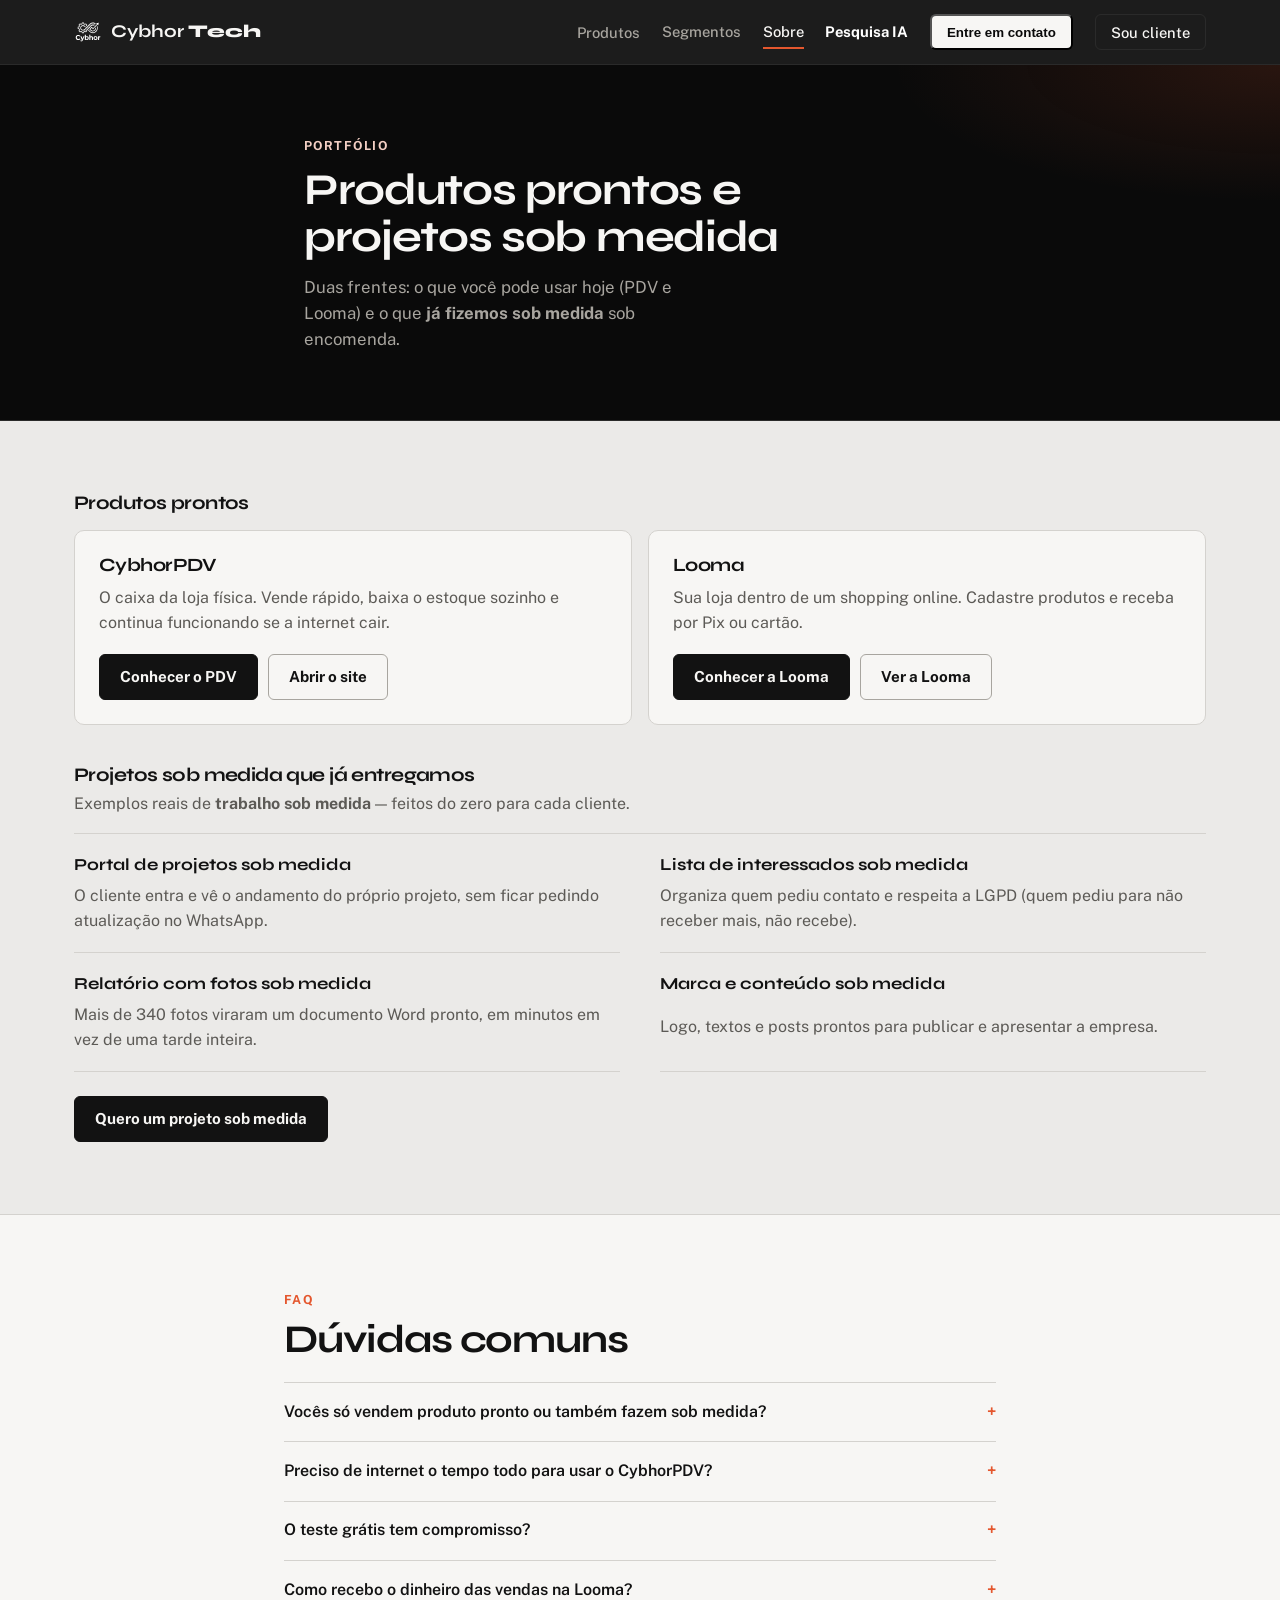
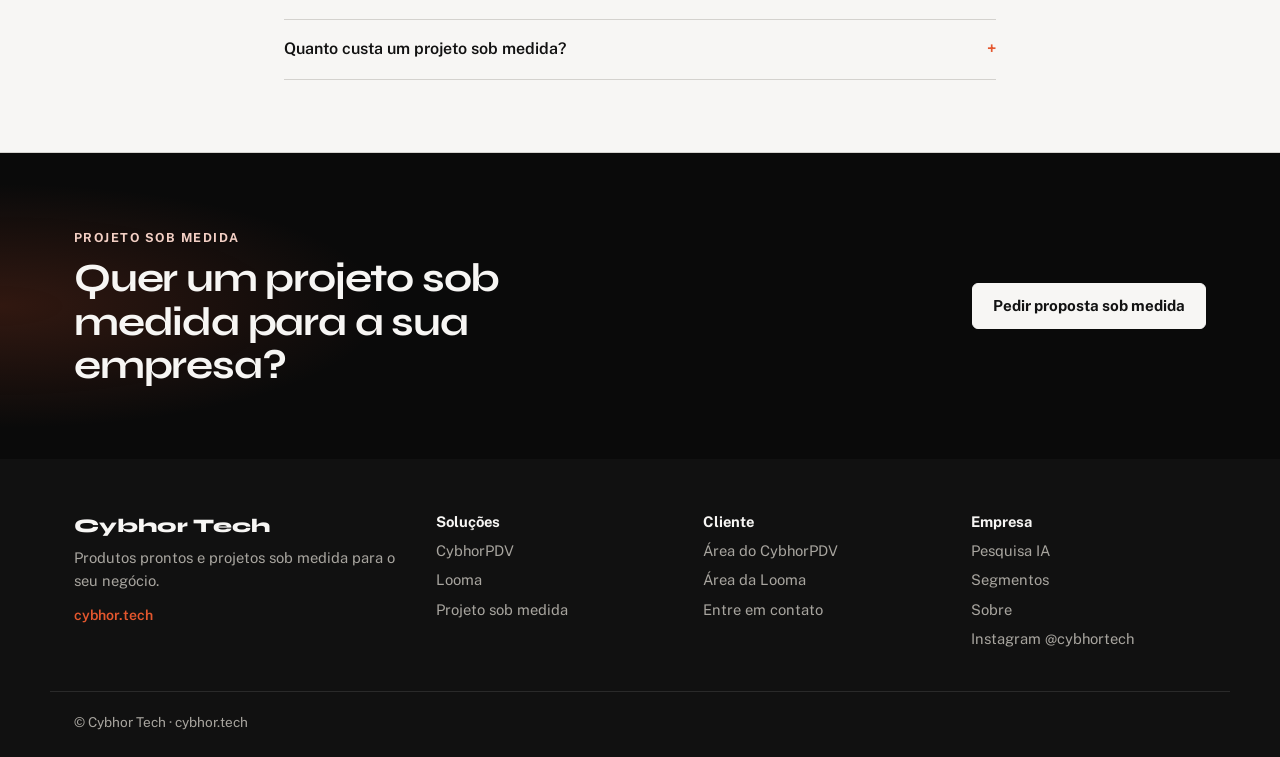
<file: sobre.html>
<!DOCTYPE html>
<html lang="pt-BR">
<head>
  <meta charset="UTF-8" />
  <meta name="viewport" content="width=device-width, initial-scale=1.0" />
  <title>Sobre — Cybhor Tech</title>
  <meta name="description" content="Produtos prontos e projetos sob medida que a Cybhor Tech já entregou." />
  <link rel="icon" type="image/svg+xml" href="img/logo.svg" />
  <link rel="preconnect" href="https://fonts.googleapis.com" />
  <link rel="preconnect" href="https://fonts.gstatic.com" crossorigin />
  <link href="https://fonts.googleapis.com/css2?family=Public+Sans:ital,wght@0,400;0,500;0,600;0,700;1,400&family=Syne:wght@600;700;800&display=swap" rel="stylesheet" />
  <link rel="stylesheet" href="site.css?v=20261027o" />
</head>
<body>
  <header class="topo">
    <div class="container topo-conteudo">
      <a href="index.html" class="marca">
        <img src="img/logo-branco.svg" width="28" height="28" alt="" class="marca-clara" />
        <img src="img/logo.svg" width="28" height="28" alt="" class="marca-escura" />
        <span>Cybhor <strong>Tech</strong></span>
      </a>

      <button type="button" class="menu-abrir" id="menu-abrir" aria-expanded="false" aria-controls="menu-principal">
        Menu
      </button>

      <nav class="menu" id="menu-principal" aria-label="Principal">
        <div class="menu-item" data-dropdown>
          <button type="button" class="menu-gatilho" aria-expanded="false">Produtos</button>
          <div class="menu-painel" hidden>
            <a href="pdv.html"><strong>CybhorPDV</strong><span>Caixa para loja física</span></a>
            <a href="looma.html"><strong>Looma</strong><span>Shopping online para sua loja</span></a>
            <a href="sob-medida.html"><strong>Projeto sob medida</strong><span>Site, sistema ou automação feitos do zero para você</span></a>
          </div>
        </div>
        <a href="segmentos.html">Segmentos</a>
        <a href="sobre.html" class="ativo">Sobre</a>
        <a href="pesquisa.html" class="btn-pesquisa-nav">Pesquisa IA</a>
        <button type="button" class="btn-contato" data-abrir-contato>Entre em contato</button>
        <div class="menu-item" data-dropdown>
          <button type="button" class="menu-gatilho menu-cliente" aria-expanded="false">Sou cliente</button>
          <div class="menu-painel" hidden>
            <a href="https://pdv.cybhor.tech/login.html" target="_blank" rel="noopener">Entrar no CybhorPDV</a>
            <a href="https://looma.cybhor.tech/login.html" target="_blank" rel="noopener">Entrar na Looma</a>
            <a href="https://looma.cybhor.tech/seller-dashboard.html" target="_blank" rel="noopener">Painel da loja (Looma)</a>
          </div>
        </div>
      </nav>
    </div>
  </header>

  <main>

    <section class="pagina-hero">
      <div class="container pagina-hero-conteudo">
        <p class="eyebrow eyebrow-claro">Portfólio</p>
        <h1>Produtos prontos e projetos sob medida</h1>
        <p class="pagina-hero-lead">
          Duas frentes: o que você pode usar hoje (PDV e Looma) e o que
          <strong>já fizemos sob medida</strong> sob encomenda.
        </p>
      </div>
    </section>

    <section class="secao">
      <div class="container revelar">
        <h2 class="prontos-subtitulo" style="margin-top:0">Produtos prontos</h2>
        <div class="prontos-grade">
          <article class="pronto">
            <h3>CybhorPDV</h3>
            <p>O caixa da loja física. Vende rápido, baixa o estoque sozinho e continua funcionando se a internet cair.</p>
            <div class="pronto-acoes">
              <a class="btn-tinta" href="pdv.html">Conhecer o PDV</a>
              <a class="btn-contorno" href="https://pdv.cybhor.tech" target="_blank" rel="noopener">Abrir o site</a>
            </div>
          </article>
          <article class="pronto">
            <h3>Looma</h3>
            <p>Sua loja dentro de um shopping online. Cadastre produtos e receba por Pix ou cartão.</p>
            <div class="pronto-acoes">
              <a class="btn-tinta" href="looma.html">Conhecer a Looma</a>
              <a class="btn-contorno" href="https://looma.cybhor.tech" target="_blank" rel="noopener">Ver a Looma</a>
            </div>
          </article>
        </div>

        <h2 class="prontos-subtitulo">Projetos sob medida que já entregamos</h2>
        <p class="secao-intro secao-intro-curta">Exemplos reais de <strong>trabalho sob medida</strong> — feitos do zero para cada cliente.</p>
        <ul class="entregas">
          <li>
            <strong>Portal de projetos sob medida</strong>
            <span>O cliente entra e vê o andamento do próprio projeto, sem ficar pedindo atualização no WhatsApp.</span>
          </li>
          <li>
            <strong>Lista de interessados sob medida</strong>
            <span>Organiza quem pediu contato e respeita a LGPD (quem pediu para não receber mais, não recebe).</span>
          </li>
          <li>
            <strong>Relatório com fotos sob medida</strong>
            <span>Mais de 340 fotos viraram um documento Word pronto, em minutos em vez de uma tarde inteira.</span>
          </li>
          <li>
            <strong>Marca e conteúdo sob medida</strong>
            <span>Logo, textos e posts prontos para publicar e apresentar a empresa.</span>
          </li>
        </ul>
        <div class="acoes" style="margin-top:1.5rem">
          <a class="btn-tinta" href="sob-medida.html">Quero um projeto sob medida</a>
        </div>
      </div>
    </section>

    <section class="secao secao-clara" aria-labelledby="titulo-duvidas">
      <div class="container container-estreito revelar">
        <p class="eyebrow">FAQ</p>
        <h2 id="titulo-duvidas">Dúvidas comuns</h2>
        <div class="faq">
          <details>
            <summary>Vocês só vendem produto pronto ou também fazem sob medida?</summary>
            <p>Os dois. CybhorPDV e Looma são produtos prontos. Se a sua necessidade for outra, <strong>fazemos projeto sob medida</strong> — site, sistema ou automação.</p>
          </details>
          <details>
            <summary>Preciso de internet o tempo todo para usar o CybhorPDV?</summary>
            <p>Não. Se a internet cair, o caixa continua vendendo. As vendas sobem sozinhas quando a conexão volta.</p>
          </details>
          <details>
            <summary>O teste grátis tem compromisso?</summary>
            <p>Não. São 30 dias com o sistema completo. Sem fidelidade.</p>
          </details>
          <details>
            <summary>Como recebo o dinheiro das vendas na Looma?</summary>
            <p>O comprador paga pelo Mercado Pago. A parte da sua loja fica na sua carteira. Os valores estão no site da Looma.</p>
          </details>
          <details>
            <summary>Quanto custa um projeto sob medida?</summary>
            <p>Depende do tamanho. Você recebe o preço fechado na proposta de projeto sob medida, antes de qualquer pagamento.</p>
          </details>
        </div>
      </div>
    </section>

    <section class="secao secao-cta">
      <div class="container cta-faixa">
        <div>
          <p class="eyebrow eyebrow-claro">Projeto sob medida</p>
          <h2>Quer um projeto sob medida para a sua empresa?</h2>
        </div>
        <button type="button" class="btn-claro" data-abrir-contato>Pedir proposta sob medida</button>
      </div>
    </section>

  </main>

  <dialog id="contato" class="contato-dialog" aria-labelledby="contato-titulo">
    <form method="dialog" class="contato-dialog-topo">
      <h2 id="contato-titulo">Entre em contato</h2>
      <button type="submit" class="contato-fechar" aria-label="Fechar">×</button>
    </form>
    <p class="contato-intro">Conte o que precisa. Fazemos <strong>projeto sob medida</strong> (site, sistema ou automação) e também indicamos o CybhorPDV ou a Looma se um produto pronto já resolver. Proposta sem compromisso.</p>
    <form id="form-orcamento" class="formulario" novalidate data-whatsapp="" data-instagram="cybhortech">
      <label class="campo">
        <span>Seu nome</span>
        <input name="nome" type="text" required minlength="2" maxlength="80" autocomplete="name" />
      </label>
      <label class="campo">
        <span>Nome da empresa <small>(opcional)</small></span>
        <input name="empresa" type="text" maxlength="80" autocomplete="organization" />
      </label>
      <label class="campo">
        <span>O que você precisa?</span>
        <select name="tipo" required>
          <option value="">Escolha uma opção</option>
          <option>Projeto sob medida (site, sistema ou automação)</option>
          <option>Um site sob medida</option>
          <option>Um sistema sob medida</option>
          <option>Automatizar uma tarefa sob medida</option>
          <option>Usar o CybhorPDV (produto pronto)</option>
          <option>Vender na Looma (produto pronto)</option>
          <option>Ainda não sei — quero orientação</option>
        </select>
      </label>
      <label class="campo">
        <span>Conte em poucas palavras</span>
        <textarea name="descricao" rows="4" required minlength="10" maxlength="1000"
                  placeholder="Ex.: preciso de um sistema sob medida para agenda e pedidos da minha clínica."></textarea>
      </label>
      <label class="campo">
        <span>Seu WhatsApp</span>
        <input name="whatsapp" type="tel" required inputmode="tel" maxlength="20" autocomplete="tel" placeholder="(11) 99999-9999" />
      </label>
      <p class="form-erro" id="form-erro" role="alert" hidden></p>
      <button type="submit" class="btn-claro">Enviar pedido</button>
      <p class="form-retorno" id="form-retorno" role="status" hidden></p>
    </form>
  </dialog>

  <footer class="rodape">
    <div class="container rodape-grade">
      <div>
        <p class="rodape-marca">Cybhor Tech</p>
        <p>Produtos prontos e projetos sob medida para o seu negócio.</p>
        <p class="rodape-marca-linha">cybhor.tech</p>
      </div>
      <div>
        <p class="rodape-titulo">Soluções</p>
        <a href="pdv.html">CybhorPDV</a>
        <a href="looma.html">Looma</a>
        <a href="sob-medida.html">Projeto sob medida</a>
      </div>
      <div>
        <p class="rodape-titulo">Cliente</p>
        <a href="https://pdv.cybhor.tech/login.html" target="_blank" rel="noopener">Área do CybhorPDV</a>
        <a href="https://looma.cybhor.tech/login.html" target="_blank" rel="noopener">Área da Looma</a>
        <button type="button" class="rodape-contato" data-abrir-contato>Entre em contato</button>
      </div>
      <div>
        <p class="rodape-titulo">Empresa</p>
        <a href="pesquisa.html">Pesquisa IA</a>
        <a href="segmentos.html">Segmentos</a>
        <a href="sobre.html">Sobre</a>
        <a href="https://instagram.com/cybhortech" target="_blank" rel="noopener">Instagram @cybhortech</a>
      </div>
    </div>
    <div class="container rodape-base">
      <span>© Cybhor Tech · cybhor.tech</span>
    </div>
  </footer>

  <script src="site.js?v=20261027o"></script>
</body>
</html>
</file>
<file: site.css>
/*
 * Cybhor Tech — institucional
 * Direção: preto/branco Cybhor + laranja só em acento; Syne + Public Sans;
 * hero com marca forte + screenshot; sem glow/roxo/pills de template.
 */
:root {
  --fundo: #ebeae8;
  --painel: #f7f6f4;
  --hero: #0a0a0a;
  --hero-suave: #141414;
  --escuro: #111111;
  --borda: #d4d2ce;
  --borda-forte: #a8a59f;
  --borda-escura: #2a2a2a;
  --texto: #121212;
  --texto-suave: #5c5a56;
  --texto-claro: #f7f6f4;
  --texto-claro-suave: #a8a59f;
  --tinta: #121212;
  --tinta-hover: #2e2e2e;
  --sobre-tinta: #f7f6f4;
  --sobre-tinta-hover: #e4e2de;
  --acento: #e4572e;
  --acento-suave: #f3cfc4;
  --campo-escuro: #1c1c1c;
  --campo-escuro-borda: #3d3d3d;
  --campo-escuro-dica: #8a8a8a;
  --erro-sobre-tinta: #ffb4a9;
  --raio-p: 4px;
  --raio: 6px;
  --raio-g: 10px;
  --fonte: "Public Sans", system-ui, -apple-system, "Segoe UI", sans-serif;
  --fonte-display: "Syne", "Public Sans", system-ui, sans-serif;
  --sombra-foto: 0 28px 60px rgba(0, 0, 0, 0.45);
}

* { box-sizing: border-box; margin: 0; padding: 0; }

html { scroll-behavior: smooth; scroll-padding-top: 72px; }

@media (prefers-reduced-motion: reduce) {
  html { scroll-behavior: auto; }
  *,
  *::before,
  *::after {
    transition: none !important;
    animation: none !important;
  }
  .revelar { opacity: 1 !important; transform: none !important; }
}

body {
  font-family: var(--fonte);
  background: var(--fundo);
  color: var(--texto);
  line-height: 1.55;
  -webkit-font-smoothing: antialiased;
}

h1, h2, h3, h4 {
  font-family: var(--fonte-display);
  line-height: 1.08;
  letter-spacing: -0.03em;
  font-weight: 700;
}
h2 { font-size: clamp(1.7rem, 3.4vw, 2.45rem); }

a { color: inherit; text-underline-offset: 3px; }

:focus-visible { outline: 2px solid currentColor; outline-offset: 2px; }

.container { max-width: 1180px; margin: 0 auto; padding: 0 1.5rem; }
.container-estreito { max-width: 760px; }

.eyebrow {
  display: inline-block;
  margin-bottom: 0.65rem;
  font-size: 0.78rem;
  font-weight: 700;
  letter-spacing: 0.12em;
  text-transform: uppercase;
  color: var(--acento);
}
.eyebrow-claro { color: var(--acento-suave); }

/* ——— Topo ——— */
.topo {
  position: sticky;
  top: 0;
  z-index: 20;
  background: rgba(10, 10, 10, 0.92);
  color: var(--texto-claro);
  border-bottom: 1px solid var(--borda-escura);
  backdrop-filter: saturate(1.1);
}
.topo-conteudo {
  display: flex;
  align-items: center;
  justify-content: space-between;
  gap: 1rem;
  min-height: 64px;
}
.marca {
  display: inline-flex;
  align-items: center;
  gap: 0.55rem;
  font-family: var(--fonte-display);
  font-size: 1.12rem;
  font-weight: 700;
  text-decoration: none;
  color: var(--texto-claro);
}
.marca strong { font-weight: 800; }
.marca-escura { display: none; }

.menu-abrir {
  display: none;
  min-height: 40px;
  padding: 0 0.9rem;
  border: 1px solid var(--borda-escura);
  border-radius: var(--raio);
  background: transparent;
  color: var(--texto-claro);
  font: inherit;
  font-weight: 600;
  cursor: pointer;
}

.menu {
  display: flex;
  align-items: center;
  gap: 0.25rem 1.35rem;
}
.menu > a,
.menu-gatilho {
  color: var(--texto-claro-suave);
  text-decoration: none;
  font-size: 0.92rem;
  font-weight: 500;
  background: none;
  border: 0;
  font-family: inherit;
  cursor: pointer;
  padding: 0.35rem 0;
}
.menu > a:hover,
.menu > a.ativo,
.menu-gatilho:hover,
.menu-gatilho[aria-expanded="true"] { color: var(--texto-claro); }
.menu > a.ativo { box-shadow: inset 0 -2px 0 var(--acento); }

.btn-pesquisa-nav {
  display: inline-flex;
  align-items: center;
  min-height: 36px;
  padding: 0 0.95rem;
  border-radius: var(--raio);
  background: var(--acento);
  color: #fff !important;
  font-weight: 700 !important;
  text-decoration: none;
}
.btn-pesquisa-nav:hover { filter: brightness(1.08); color: #fff !important; }
.btn-contato {
  display: inline-flex;
  align-items: center;
  min-height: 36px;
  padding: 0 0.95rem;
  border-radius: var(--raio);
  background: var(--texto-claro);
  color: var(--hero) !important;
  font-weight: 700 !important;
}
.btn-contato:hover { background: var(--sobre-tinta-hover); }
.menu-cliente {
  min-height: 36px;
  padding: 0 0.95rem;
  border: 1px solid var(--borda-escura);
  border-radius: var(--raio);
  color: var(--texto-claro) !important;
}

.menu-item { position: relative; }
.menu-painel {
  position: absolute;
  top: calc(100% + 0.65rem);
  left: 0;
  min-width: 260px;
  padding: 0.4rem;
  background: var(--painel);
  color: var(--texto);
  border: 1px solid var(--borda);
  border-radius: var(--raio-g);
  box-shadow: 0 16px 36px rgba(0, 0, 0, 0.22);
  display: grid;
  gap: 0.15rem;
  z-index: 30;
}
.menu-painel[hidden] { display: none; }
.menu-painel a {
  display: grid;
  gap: 0.1rem;
  padding: 0.7rem 0.8rem;
  text-decoration: none;
  border-radius: var(--raio-p);
  color: var(--texto);
  font-size: 0.93rem;
}
.menu-painel a span { color: var(--texto-suave); font-size: 0.85rem; }
.menu-painel a:hover { background: var(--fundo); }

/* ——— Botões ——— */
.btn-tinta,
.btn-contorno,
.btn-claro,
.btn-fantasma {
  display: inline-flex;
  align-items: center;
  justify-content: center;
  min-height: 46px;
  padding: 0 1.25rem;
  border-radius: var(--raio);
  font: inherit;
  font-size: 0.95rem;
  font-weight: 700;
  text-decoration: none;
  cursor: pointer;
  transition: background 140ms ease, border-color 140ms ease, color 140ms ease;
}
.btn-tinta { background: var(--tinta); color: var(--sobre-tinta); border: 1px solid var(--tinta); }
.btn-tinta:hover { background: var(--tinta-hover); }
.btn-contorno { background: transparent; color: var(--texto); border: 1px solid var(--borda-forte); }
.btn-contorno:hover { border-color: var(--texto); background: var(--painel); }
.btn-claro { background: var(--sobre-tinta); color: var(--tinta); border: 1px solid var(--sobre-tinta); }
.btn-claro:hover { background: var(--sobre-tinta-hover); }
.btn-fantasma {
  background: transparent;
  color: var(--texto-claro);
  border: 1px solid rgba(255, 255, 255, 0.32);
}
.btn-fantasma:hover { border-color: var(--texto-claro); background: rgba(255, 255, 255, 0.04); }

/* ——— Hero ——— */
.hero {
  position: relative;
  overflow: hidden;
  background: var(--hero);
  color: var(--texto-claro);
  border-bottom: 1px solid var(--borda-escura);
  min-height: min(92vh, 760px);
  display: flex;
  align-items: center;
  padding: 3.5rem 0 4rem;
}

.hero-fundo {
  position: absolute;
  inset: 0;
  background:
    radial-gradient(ellipse 70% 55% at 85% 20%, rgba(228, 87, 46, 0.14), transparent 55%),
    linear-gradient(115deg, #0a0a0a 0%, #0a0a0a 42%, #151515 100%),
    repeating-linear-gradient(
      -12deg,
      transparent 0,
      transparent 18px,
      rgba(255, 255, 255, 0.015) 18px,
      rgba(255, 255, 255, 0.015) 19px
    );
  pointer-events: none;
}

.hero-grade {
  position: relative;
  z-index: 1;
  display: grid;
  grid-template-columns: minmax(0, 1.05fr) minmax(0, 0.95fr);
  gap: clamp(2rem, 5vw, 3.5rem);
  align-items: center;
}

.hero-marca {
  font-family: var(--fonte-display);
  font-size: clamp(2.6rem, 7vw, 4.6rem);
  font-weight: 800;
  letter-spacing: -0.045em;
  line-height: 0.92;
  margin-bottom: 1.1rem;
  color: var(--texto-claro);
  max-width: 10ch;
}

.hero-copy h1 {
  font-size: clamp(1.35rem, 2.6vw, 1.85rem);
  font-weight: 600;
  letter-spacing: -0.02em;
  line-height: 1.25;
  max-width: 28ch;
  color: var(--texto-claro);
}

.hero-lead {
  margin-top: 1rem;
  max-width: 38ch;
  font-size: 1.05rem;
  line-height: 1.55;
  color: var(--texto-claro-suave);
}

.hero-acoes {
  display: flex;
  flex-wrap: wrap;
  gap: 0.75rem;
  margin-top: 1.75rem;
}
.btn-hero-ia {
  min-height: 50px;
  padding: 0 1.4rem;
  font-size: 1.02rem;
  box-shadow: 0 0 0 3px rgba(228, 87, 46, 0.35);
}
.hero-ia-dica {
  margin-top: 0.85rem;
  font-size: 0.88rem;
  color: var(--acento-suave);
  font-weight: 600;
}

.faixa-pesquisa {
  background:
    linear-gradient(90deg, rgba(228, 87, 46, 0.16), transparent 55%),
    var(--escuro);
  color: var(--texto-claro);
  border-bottom: 1px solid var(--borda-escura);
  padding: 1.75rem 0;
}
.faixa-pesquisa-conteudo {
  display: flex;
  flex-wrap: wrap;
  align-items: center;
  justify-content: space-between;
  gap: 1.25rem 2rem;
}
.faixa-pesquisa h2 {
  font-size: clamp(1.25rem, 2.4vw, 1.7rem);
  max-width: 22ch;
  margin: 0 0 0.4rem;
}
.faixa-pesquisa p:last-child {
  color: var(--texto-claro-suave);
  max-width: 46ch;
  margin: 0;
}
.faixa-pesquisa .btn-claro {
  flex-shrink: 0;
  min-height: 48px;
}

.hero-atalhos {
  display: flex;
  flex-wrap: wrap;
  gap: 1.5rem;
  margin-top: 2.25rem;
  padding-top: 1.5rem;
  border-top: 1px solid var(--borda-escura);
}
.hero-atalhos a {
  display: grid;
  gap: 0.2rem;
  text-decoration: none;
  color: var(--texto-claro);
  font-family: var(--fonte-display);
  font-weight: 700;
  font-size: 1.05rem;
}
.hero-atalhos a span {
  font-family: var(--fonte);
  font-size: 0.72rem;
  font-weight: 700;
  letter-spacing: 0.1em;
  text-transform: uppercase;
  color: var(--acento);
}
.hero-atalhos a:hover { color: var(--acento-suave); }

.hero-visual {
  margin: 0;
  position: relative;
}
.hero-visual img {
  display: block;
  width: 100%;
  height: auto;
  border: 1px solid var(--borda-escura);
  border-radius: var(--raio-g);
  box-shadow: var(--sombra-foto);
  transform: translateY(8px);
  animation: hero-foto-entra 700ms ease-out both;
}
.hero-visual figcaption {
  margin-top: 0.75rem;
  font-size: 0.88rem;
  color: var(--texto-claro-suave);
}

@keyframes hero-foto-entra {
  from { opacity: 0; transform: translateY(28px); }
  to { opacity: 1; transform: translateY(8px); }
}

@keyframes hero-copy-entra {
  from { opacity: 0; transform: translateY(18px); }
  to { opacity: 1; transform: translateY(0); }
}

.hero-copy {
  animation: hero-copy-entra 650ms ease-out both;
}

/* Hero interno (páginas de produto/sobre) */
.pagina-hero {
  background:
    radial-gradient(ellipse 55% 70% at 100% 0%, rgba(228, 87, 46, 0.14), transparent 55%),
    var(--hero);
  color: var(--texto-claro);
  border-bottom: 1px solid var(--borda-escura);
  padding: clamp(2.75rem, 6vw, 4.25rem) 0;
}
.pagina-hero-conteudo { max-width: 720px; }
.pagina-hero h1 {
  font-size: clamp(1.85rem, 4vw, 2.75rem);
  max-width: 18ch;
}
.pagina-hero-lead {
  margin-top: 0.85rem;
  color: var(--texto-claro-suave);
  font-size: 1.05rem;
  max-width: 42ch;
}
.produto-nome-claro { color: var(--acento-suave); margin-bottom: 0.35rem; }
.pagina-hero .acoes { margin-top: 1.5rem; }

/* Faixa de prova */
.faixa-prova {
  background: var(--escuro);
  color: var(--texto-claro);
  border-bottom: 1px solid var(--borda-escura);
  padding: 1.35rem 0;
}
.faixa-prova-grade {
  display: grid;
  grid-template-columns: repeat(3, minmax(0, 1fr));
  gap: 1.25rem;
}
.faixa-prova p {
  font-size: 0.95rem;
  color: var(--texto-claro-suave);
  padding-right: 1rem;
  border-right: 1px solid var(--borda-escura);
}
.faixa-prova p:last-child { border-right: 0; }
.faixa-prova strong {
  display: block;
  font-family: var(--fonte-display);
  font-size: clamp(1.8rem, 3vw, 2.4rem);
  font-weight: 800;
  letter-spacing: -0.03em;
  color: var(--texto-claro);
  line-height: 1;
  margin-bottom: 0.35rem;
  font-variant-numeric: tabular-nums;
}

/* ——— Seções ——— */
.secao { padding: 4.5rem 0; }
.secao-clara { background: var(--painel); border-block: 1px solid var(--borda); }
.secao-escura {
  background:
    linear-gradient(180deg, #111 0%, #0d0d0d 100%);
  color: var(--texto-claro);
  position: relative;
}
.secao-escura::before {
  content: "";
  position: absolute;
  inset: 0;
  background-image: radial-gradient(rgba(255, 255, 255, 0.04) 1px, transparent 1px);
  background-size: 22px 22px;
  opacity: 0.45;
  pointer-events: none;
}
.secao-escura > .container { position: relative; z-index: 1; }

.secao-institucional { padding: 4rem 0; background: var(--painel); }
.secao-intro { margin-top: 0.65rem; color: var(--texto-suave); max-width: 58ch; }
.secao-intro-clara { color: var(--texto-claro-suave); }

.institucional-com-desenho {
  max-width: 1120px;
  display: grid;
  grid-template-columns: minmax(0, 1.1fr) minmax(0, 0.9fr);
  gap: 2.75rem;
  align-items: center;
}
.institucional h2 { max-width: 16ch; }
.institucional p { margin-top: 1rem; color: var(--texto-suave); font-size: 1.08rem; }

.desenho {
  margin: 0;
  border: 1px solid var(--borda);
  border-radius: var(--raio-g);
  background: #fff;
  overflow: hidden;
}
.desenho img {
  display: block;
  width: 100%;
  height: auto;
}
.desenho-compacto { max-width: 200px; }
.institucional-com-desenho .desenho {
  max-width: 380px;
  justify-self: end;
}
.institucional-com-desenho .desenho img {
  max-height: 260px;
  width: 100%;
  object-fit: cover;
  object-position: center;
}

.unidades {
  display: grid;
  grid-template-columns: repeat(3, minmax(0, 1fr));
  gap: 1rem;
  margin-top: 1.75rem;
}
.unidade {
  display: flex;
  flex-direction: column;
  gap: 0.55rem;
  padding: 1.25rem;
  background: rgba(255, 255, 255, 0.03);
  border: 1px solid var(--borda-escura);
  border-radius: var(--raio-g);
  text-decoration: none;
  color: var(--texto-claro);
  min-height: 0;
  transition: border-color 160ms ease, background 160ms ease;
}
.unidade:hover {
  border-color: rgba(228, 87, 46, 0.55);
  background: rgba(255, 255, 255, 0.05);
}
.unidade-desenho {
  display: block;
  width: 100%;
  aspect-ratio: 16 / 9;
  height: auto;
  max-height: none;
  object-fit: cover;
  object-position: center;
  border-radius: var(--raio);
  background: #ffffff;
  margin-bottom: 0.45rem;
  border: 1px solid rgba(255, 255, 255, 0.08);
}
.unidade-rotulo { font-size: 0.8rem; color: var(--acento-suave); font-weight: 600; }
.unidade h3 { font-size: 1.4rem; }
.unidade p { color: var(--texto-claro-suave); flex: 1; }
.unidade-link { font-weight: 700; margin-top: 0.5rem; color: var(--texto-claro); }
.unidade-link::after { content: " →"; color: var(--acento); }

.sob-medida-cabeca {
  display: grid;
  grid-template-columns: minmax(0, 1fr) auto;
  gap: 2rem;
  align-items: end;
  margin-bottom: 0.5rem;
}
.sob-medida-cabeca .secao-intro { margin-bottom: 0; }

.produto {
  display: grid;
  grid-template-columns: minmax(0, 1fr) minmax(0, 1.05fr);
  gap: 3rem;
  align-items: start;
}
.produto-nome {
  font-family: var(--fonte-display);
  font-weight: 700;
  color: var(--acento);
  margin-bottom: 0.5rem;
  letter-spacing: -0.01em;
}
.produto-para { margin-top: 0.75rem; color: var(--texto-suave); }
.beneficios { list-style: none; margin-top: 1.5rem; border-top: 1px solid var(--borda); }
.beneficios li {
  padding: 0.85rem 0;
  border-bottom: 1px solid var(--borda);
  color: var(--texto-suave);
}
.beneficios strong { color: var(--texto); }
.entrar-valores { margin-top: 1.5rem; }
.entrar-valores a {
  font-weight: 700;
  text-decoration: underline;
  text-underline-offset: 3px;
  text-decoration-color: var(--acento);
}
.entrar-valores a:hover { color: var(--acento); }
.acoes { display: flex; flex-wrap: wrap; gap: 0.75rem; margin-top: 1.5rem; }
.produto-figura img {
  display: block;
  width: 100%;
  height: auto;
  border: 1px solid var(--borda);
  border-radius: var(--raio-g);
  background: #fff;
  box-shadow: 0 18px 40px rgba(0, 0, 0, 0.08);
}
.produto-figura-desenho img {
  max-height: 320px;
  width: 100%;
  object-fit: cover;
  object-position: center;
}
.produto-figura figcaption { margin-top: 0.5rem; font-size: 0.88rem; color: var(--texto-suave); }

.servicos {
  display: grid;
  grid-template-columns: repeat(2, minmax(0, 1fr));
  margin-top: 1.5rem;
  background: var(--painel);
  border: 1px solid var(--borda);
  border-radius: var(--raio-g);
  overflow: hidden;
}
.servico { padding: 1.5rem; border-bottom: 1px solid var(--borda); }
.servico:nth-child(odd) { border-right: 1px solid var(--borda); }
.servico:nth-last-child(-n + 2) { border-bottom: 0; }
.servico h3 { font-size: 1.12rem; margin-bottom: 0.45rem; }
.servico p { color: var(--texto-suave); }

.passos {
  list-style: none;
  counter-reset: passo;
  display: grid;
  grid-template-columns: repeat(4, minmax(0, 1fr));
  gap: 1.5rem;
  margin-top: 2.75rem;
  padding-top: 2rem;
  border-top: 1px solid var(--borda);
}
.passos li { counter-increment: passo; color: var(--texto-suave); }
.passos li::before {
  content: counter(passo, decimal-leading-zero);
  display: block;
  margin-bottom: 0.55rem;
  font-family: var(--fonte-display);
  font-size: 1.75rem;
  font-weight: 800;
  color: var(--acento);
  font-variant-numeric: tabular-nums;
  letter-spacing: -0.02em;
}
.passos strong { display: block; color: var(--texto); margin-bottom: 0.25rem; font-family: var(--fonte-display); }

.segmentos {
  list-style: none;
  display: grid;
  grid-template-columns: repeat(3, minmax(0, 1fr));
  gap: 1rem;
  margin-top: 1.5rem;
}
.segmentos li {
  display: grid;
  gap: 0.3rem;
  padding: 1.25rem 1.3rem;
  background: var(--fundo);
  border: 1px solid var(--borda);
  border-radius: var(--raio-g);
  border-top: 3px solid var(--acento);
}
.segmentos span { color: var(--texto-suave); font-size: 0.93rem; }

.prontos-subtitulo {
  margin-top: 2.5rem;
  font-size: 1.2rem;
}
.secao-intro-curta { margin-top: 0.4rem; margin-bottom: 0; }

.prontos-grade {
  display: grid;
  grid-template-columns: repeat(2, minmax(0, 1fr));
  gap: 1rem;
  margin-top: 1rem;
}
.pronto {
  display: flex;
  flex-direction: column;
  gap: 0.65rem;
  padding: 1.5rem;
  background: var(--painel);
  border: 1px solid var(--borda);
  border-radius: var(--raio-g);
}
.pronto h4 { font-size: 1.3rem; }
.pronto p { color: var(--texto-suave); flex: 1; }
.pronto-acoes { display: flex; flex-wrap: wrap; gap: 0.6rem; margin-top: 0.5rem; }

.entregas {
  list-style: none;
  display: grid;
  grid-template-columns: repeat(2, minmax(0, 1fr));
  gap: 0 2.5rem;
  margin-top: 1rem;
  border-top: 1px solid var(--borda);
}
.entregas li {
  display: grid;
  gap: 0.35rem;
  padding: 1.15rem 0;
  border-bottom: 1px solid var(--borda);
}
.entregas strong { font-family: var(--fonte-display); font-size: 1.05rem; }
.entregas span { color: var(--texto-suave); }

.faq { margin-top: 1.25rem; border-top: 1px solid var(--borda); }
.faq details { border-bottom: 1px solid var(--borda); }
.faq summary {
  padding: 1.05rem 0;
  font-weight: 600;
  cursor: pointer;
  list-style: none;
}
.faq summary::-webkit-details-marker { display: none; }
.faq summary::after {
  content: "+";
  float: right;
  color: var(--acento);
  font-weight: 700;
}
.faq details[open] summary::after { content: "–"; }
.faq details p { padding-bottom: 1rem; color: var(--texto-suave); }

.secao-cta {
  background:
    radial-gradient(ellipse 60% 80% at 0% 50%, rgba(228, 87, 46, 0.18), transparent 50%),
    var(--hero);
  color: var(--texto-claro);
}
.cta-faixa {
  display: flex;
  flex-wrap: wrap;
  align-items: center;
  justify-content: space-between;
  gap: 1.5rem;
}
.cta-faixa h2 {
  font-size: clamp(1.7rem, 3.2vw, 2.5rem);
  max-width: 16ch;
  margin: 0;
}

/* Dialog contato */
.contato-dialog {
  width: min(480px, calc(100vw - 2rem));
  max-height: calc(100vh - 2rem);
  margin: auto;
  padding: 0;
  border: 1px solid var(--borda-escura);
  border-radius: var(--raio-g);
  background: var(--hero);
  color: var(--texto-claro);
  overflow: auto;
  color-scheme: dark;
  scrollbar-width: thin;
  scrollbar-color: #5a5a5a var(--hero);
}
.contato-dialog::-webkit-scrollbar { width: 10px; }
.contato-dialog::-webkit-scrollbar-track { background: var(--hero); }
.contato-dialog::-webkit-scrollbar-thumb {
  background: #5a5a5a;
  border: 2px solid var(--hero);
  border-radius: 8px;
}
.contato-dialog::backdrop { background: rgba(0, 0, 0, 0.7); }
.contato-dialog-topo {
  display: flex;
  align-items: center;
  justify-content: space-between;
  gap: 1rem;
  padding: 1.15rem 1.25rem 0;
}
.contato-dialog-topo h2 { font-size: 1.3rem; margin: 0; }
.contato-fechar {
  width: 40px;
  height: 40px;
  border: 1px solid var(--borda-escura);
  border-radius: var(--raio);
  background: transparent;
  color: var(--texto-claro);
  font-size: 1.5rem;
  line-height: 1;
  cursor: pointer;
}
.contato-fechar:hover { border-color: var(--texto-claro); }
.contato-intro {
  padding: 0.65rem 1.25rem 0;
  color: var(--texto-claro-suave);
  font-size: 0.95rem;
}
.contato-dialog .formulario { padding: 1.15rem 1.25rem 1.4rem; }

.formulario { display: grid; gap: 1rem; }
.campo { display: grid; gap: 0.35rem; font-size: 0.93rem; font-weight: 600; }
.campo small { font-weight: 400; color: var(--texto-claro-suave); }
.campo input,
.campo select,
.campo textarea {
  width: 100%;
  min-height: 44px;
  padding: 0.6rem 0.75rem;
  border: 1px solid var(--campo-escuro-borda);
  border-radius: var(--raio-p);
  background: var(--campo-escuro);
  color: var(--texto-claro);
  font: inherit;
  font-weight: 400;
}
.campo textarea { resize: vertical; }
.campo input::placeholder,
.campo textarea::placeholder { color: var(--campo-escuro-dica); }
.campo [aria-invalid="true"] { border-color: var(--erro-sobre-tinta); }
.form-erro { color: var(--erro-sobre-tinta); font-size: 0.93rem; }
.form-retorno { color: var(--texto-claro-suave); font-size: 0.93rem; }
.formulario .btn-claro { justify-self: start; }

.rodape-contato {
  display: block;
  margin-top: 0.4rem;
  padding: 0;
  border: 0;
  background: none;
  color: var(--texto-claro-suave);
  font: inherit;
  cursor: pointer;
  text-align: left;
}
.rodape-contato:hover { color: var(--texto-claro); }

.rodape {
  background: var(--escuro);
  color: var(--texto-claro-suave);
  padding: 3.25rem 0 1.5rem;
  font-size: 0.92rem;
}
.rodape a { color: var(--texto-claro-suave); text-decoration: none; display: block; margin-top: 0.4rem; }
.rodape a:hover { color: var(--texto-claro); }
.rodape-grade {
  display: grid;
  grid-template-columns: 1.4fr repeat(3, minmax(0, 1fr));
  gap: 2rem;
}
.rodape-marca {
  font-family: var(--fonte-display);
  color: var(--texto-claro);
  font-weight: 800;
  font-size: 1.2rem;
  margin-bottom: 0.4rem;
}
.rodape-marca-linha {
  margin-top: 0.75rem;
  color: var(--acento);
  font-weight: 600;
  font-size: 0.88rem;
}
.rodape-titulo { color: var(--texto-claro); font-weight: 700; margin-bottom: 0.35rem; }
.rodape-base {
  margin-top: 2.5rem;
  padding-top: 1.25rem;
  border-top: 1px solid var(--borda-escura);
  font-size: 0.85rem;
}

/* ——— Pesquisa IA ——— */
.pesquisa-ia { max-width: 640px; margin: 0 auto; }
.pesquisa-progresso {
  height: 4px;
  background: var(--borda);
  border-radius: 999px;
  overflow: hidden;
  margin-bottom: 0.75rem;
}
.pesquisa-progresso span {
  display: block;
  height: 100%;
  background: var(--acento);
  transition: width 280ms ease;
}
.pesquisa-passo {
  font-size: 0.82rem;
  color: var(--texto-suave);
  margin-bottom: 1rem;
  font-weight: 600;
}
.pesquisa-card {
  background: var(--painel);
  border: 1px solid var(--borda);
  border-radius: var(--raio-g);
  padding: clamp(1.4rem, 3vw, 2rem);
}
.pesquisa-chip {
  display: inline-block;
  margin-bottom: 0.75rem;
  font-size: 0.75rem;
  font-weight: 700;
  letter-spacing: 0.06em;
  text-transform: uppercase;
  color: var(--acento);
}
.pesquisa-card h2 {
  font-size: clamp(1.35rem, 2.8vw, 1.85rem);
  margin-bottom: 0.75rem;
}
.pesquisa-texto {
  color: var(--texto-suave);
  margin-bottom: 1.25rem;
  max-width: 48ch;
}
.pesquisa-opcoes {
  display: grid;
  gap: 0.65rem;
  margin-bottom: 1rem;
}
.pesquisa-opcao {
  display: block;
  width: 100%;
  text-align: left;
  padding: 0.95rem 1.1rem;
  border: 1px solid var(--borda);
  border-radius: var(--raio);
  background: var(--fundo);
  color: var(--texto);
  font: inherit;
  font-weight: 600;
  cursor: pointer;
  transition: border-color 140ms ease, background 140ms ease;
}
.pesquisa-opcao:hover {
  border-color: var(--acento);
  background: #fff;
}
.pesquisa-voltar { margin-top: 0.75rem; }
.pesquisa-lead { margin-top: 0.5rem; }
.campo-claro input {
  background: #fff !important;
  color: var(--texto) !important;
  border-color: var(--borda) !important;
}
.campo-claro span { color: var(--texto); }
.campo-claro small { color: var(--texto-suave); }
.pesquisa-erro { color: #b42318; font-size: 0.93rem; margin-bottom: 0.5rem; }
.pesquisa-loader {
  width: 42px;
  height: 42px;
  border: 3px solid var(--borda);
  border-top-color: var(--acento);
  border-radius: 50%;
  animation: pesquisa-gira 0.7s linear infinite;
  margin-top: 0.5rem;
}
@keyframes pesquisa-gira {
  to { transform: rotate(360deg); }
}
.pesquisa-nome { margin: 0.5rem 0 1.25rem; color: var(--texto-suave); }
.pesquisa-acoes { margin-top: 0.25rem; }
.pesquisa-reiniciar {
  display: inline-block;
  margin-top: 1.25rem;
  padding: 0;
  border: 0;
  background: none;
  color: var(--texto-suave);
  font: inherit;
  font-size: 0.9rem;
  text-decoration: underline;
  cursor: pointer;
}
.pesquisa-resultado .btn-tinta { min-height: 48px; }

.pesquisa-modos {
  display: grid;
  gap: 0.75rem;
}
.pesquisa-modo {
  display: grid;
  gap: 0.25rem;
  width: 100%;
  text-align: left;
  padding: 1.05rem 1.15rem;
  border: 1px solid var(--borda);
  border-radius: var(--raio);
  background: var(--fundo);
  color: var(--texto);
  font: inherit;
  cursor: pointer;
  transition: border-color 140ms ease, background 140ms ease;
}
.pesquisa-modo:hover {
  border-color: var(--acento);
  background: #fff;
}
.pesquisa-modo strong {
  font-family: var(--fonte-display);
  font-size: 1.12rem;
}
.pesquisa-modo span {
  color: var(--texto-suave);
  font-size: 0.92rem;
}
.pesquisa-texto-com-mic {
  display: grid;
  grid-template-columns: minmax(0, 1fr) auto;
  gap: 0.65rem;
  align-items: end;
  margin-bottom: 0.45rem;
}
.pesquisa-campo-texto { margin: 0; }
.pesquisa-mic {
  width: 48px;
  height: 48px;
  margin-bottom: 2px;
  border: 1px solid var(--borda-forte);
  border-radius: var(--raio);
  background: var(--tinta);
  color: #fff;
  display: inline-flex;
  align-items: center;
  justify-content: center;
  cursor: pointer;
  flex-shrink: 0;
}
.pesquisa-mic:hover { background: var(--tinta-hover); }
.pesquisa-mic:disabled {
  opacity: 0.45;
  cursor: not-allowed;
}
.pesquisa-mic.gravando {
  background: #b42318;
  border-color: #b42318;
  animation: pesquisa-mic-pulso 1.1s ease-in-out infinite;
}
.pesquisa-mic-icone {
  display: inline-flex;
  line-height: 0;
}
@keyframes pesquisa-mic-pulso {
  50% { box-shadow: 0 0 0 4px rgba(180, 35, 24, 0.28); }
}
.pesquisa-audio-status {
  font-size: 0.88rem;
  color: var(--texto-suave);
  margin-bottom: 1rem;
}
#pesquisa-texto-livre {
  width: 100%;
  min-height: 120px;
  padding: 0.7rem 0.8rem;
  border: 1px solid var(--borda);
  border-radius: var(--raio-p);
  background: #fff;
  color: var(--texto);
  font: inherit;
  resize: vertical;
}
@media (max-width: 520px) {
  .pesquisa-texto-com-mic {
    grid-template-columns: minmax(0, 1fr);
  }
  .pesquisa-mic { width: 100%; height: 44px; }
}

/* Motion de entrada nas seções */
.revelar {
  opacity: 0;
  transform: translateY(22px);
  transition: opacity 520ms ease, transform 520ms ease;
}
.revelar.visivel {
  opacity: 1;
  transform: translateY(0);
}

@media (max-width: 960px) {
  .menu-abrir { display: inline-flex; align-items: center; }
  .menu {
    display: none;
    position: absolute;
    top: 64px;
    left: 0;
    right: 0;
    flex-direction: column;
    align-items: stretch;
    gap: 0;
    padding: 0.75rem 1.5rem 1.25rem;
    background: var(--hero);
    border-bottom: 1px solid var(--borda-escura);
  }
  .menu.aberto { display: flex; }
  .menu > a,
  .menu-gatilho,
  .btn-contato,
  .btn-pesquisa-nav,
  .menu-cliente {
    width: 100%;
    justify-content: flex-start;
    min-height: 44px;
    text-align: left;
  }
  .faixa-pesquisa-conteudo { flex-direction: column; align-items: flex-start; }
  .menu-painel {
    position: static;
    box-shadow: none;
    margin: 0.25rem 0 0.75rem;
    background: var(--hero-suave);
    border-color: var(--borda-escura);
    color: var(--texto-claro);
  }
  .menu-painel a { color: var(--texto-claro); }
  .menu-painel a span { color: var(--texto-claro-suave); }
  .menu-painel a:hover { background: rgba(255, 255, 255, 0.06); }

  .hero { min-height: 0; padding: 2.5rem 0 3rem; }
  .hero-grade,
  .unidades,
  .produto,
  .segmentos,
  .rodape-grade,
  .institucional-com-desenho,
  .sob-medida-cabeca,
  .faixa-prova-grade { grid-template-columns: 1fr; }
  .faixa-prova p {
    border-right: 0;
    border-bottom: 1px solid var(--borda-escura);
    padding: 0.75rem 0;
  }
  .faixa-prova p:last-child { border-bottom: 0; }
  .cta-faixa { flex-direction: column; align-items: flex-start; }
  .produto { gap: 2rem; }
  .desenho-compacto { max-width: 220px; }
  .sob-medida-cabeca .desenho { order: -1; }
  .passos { grid-template-columns: repeat(2, minmax(0, 1fr)); }
  .prontos-grade,
  .entregas { grid-template-columns: 1fr; }
  .servicos { grid-template-columns: 1fr; }
  .servico:nth-child(odd) { border-right: 0; }
  .servico:nth-last-child(-n + 2) { border-bottom: 1px solid var(--borda); }
  .servico:last-child { border-bottom: 0; }
  .hero-visual img { transform: none; animation: none; }
}

@media (max-width: 520px) {
  .passos { grid-template-columns: 1fr; }
  .hero-marca { max-width: none; }
}
</file>
<file: cybertech.css>
/*
 * Mesma linguagem visual do site do CybhorPDV (sistemaPDV/landing/landing.css):
 * neutros sem croma, ação em "tinta", verde só para estado "no ar".
 */
:root {
  --fundo: #f3f3f3;
  --painel: #ffffff;
  --painel-recuado: #f7f7f7;
  --borda: #dcdcdc;
  --borda-forte: #b8b8b8;
  --texto: #171717;
  --texto-suave: #575757;
  --texto-fraco: #767676;
  --tinta: #171717;
  --tinta-hover: #333333;
  --sobre-tinta: #ffffff;
  --verde: #15803d;
  --verde-fundo: #eef7f1;
  --verde-borda: #b9dcc5;
  --alerta: #8a5300;
  --alerta-fundo: #fdf6e7;
  --alerta-borda: #ead3a1;
  --raio-p: 4px;
  --raio: 6px;
  --raio-g: 8px;
  --fonte: system-ui, -apple-system, "Segoe UI", Roboto, "Helvetica Neue", Arial, sans-serif;
  --fonte-mono: ui-monospace, "Cascadia Mono", "Segoe UI Mono", Consolas, "Liberation Mono", monospace;
}

* { box-sizing: border-box; margin: 0; padding: 0; }

html { scroll-behavior: smooth; scroll-padding-top: 72px; }

@media (prefers-reduced-motion: reduce) {
  html { scroll-behavior: auto; }
  * { transition: none !important; }
}

body {
  font-family: var(--fonte);
  background: var(--fundo);
  color: var(--texto);
  line-height: 1.55;
  -webkit-font-smoothing: antialiased;
}

h1, h2, h3 { line-height: 1.2; letter-spacing: -0.01em; font-weight: 700; }

a { color: inherit; text-underline-offset: 2px; }

code { font-family: var(--fonte-mono); font-size: 0.88em; }

:focus-visible { outline: 2px solid var(--tinta); outline-offset: 2px; }

.container { max-width: 1120px; margin: 0 auto; padding: 0 1.5rem; }

/* Topo */
.topo {
  position: sticky;
  top: 0;
  z-index: 10;
  background: var(--painel);
  border-bottom: 1px solid var(--borda);
}
.topo-conteudo {
  display: flex;
  align-items: center;
  justify-content: space-between;
  gap: 1rem;
  min-height: 60px;
}
.marca { font-size: 1.08rem; font-weight: 600; text-decoration: none; }
.marca strong { font-weight: 800; }
.menu { display: flex; align-items: center; gap: 1.5rem; }
.menu a { color: var(--texto-suave); text-decoration: none; font-size: 0.92rem; }
.menu a:hover { color: var(--texto); }

/* Botões */
.btn-tinta,
.btn-contorno {
  display: inline-flex;
  align-items: center;
  justify-content: center;
  min-height: 42px;
  padding: 0 1.1rem;
  border-radius: var(--raio);
  font-family: inherit;
  font-size: 0.93rem;
  font-weight: 600;
  text-decoration: none;
  white-space: nowrap;
  cursor: pointer;
  transition: background-color 0.12s ease, border-color 0.12s ease;
}
.btn-tinta { background: var(--tinta); border: 1px solid var(--tinta); color: var(--sobre-tinta); }
.btn-tinta:hover { background: var(--tinta-hover); border-color: var(--tinta-hover); }
.btn-contorno { background: var(--painel); border: 1px solid var(--borda-forte); color: var(--texto) !important; }
.btn-contorno:hover { border-color: var(--tinta); }
.topo .btn-contorno { min-height: 36px; padding: 0 0.95rem; font-size: 0.88rem; }
.btn-pequeno { min-height: 32px; padding: 0 0.75rem; font-size: 0.83rem; font-weight: 500; }

/* Abertura */
.abertura { background: var(--painel); border-bottom: 1px solid var(--borda); padding: 4rem 0 3.5rem; }
.sobretitulo { color: var(--texto-suave); font-size: 0.9rem; font-family: var(--fonte-mono); margin-bottom: 0.5rem; }
.abertura h1 { font-size: clamp(2rem, 4.2vw, 3rem); font-weight: 750; max-width: 20ch; }
.abertura-sub { color: var(--texto-suave); font-size: 1.08rem; margin-top: 1.1rem; max-width: 60ch; }

/* Seções */
.secao { padding: 4rem 0; }
.secao-painel { background: var(--painel); border-top: 1px solid var(--borda); border-bottom: 1px solid var(--borda); }
.secao h2 { font-size: clamp(1.5rem, 3vw, 2rem); margin-bottom: 0.5rem; }
.secao-intro { color: var(--texto-suave); max-width: 64ch; margin-bottom: 2rem; }
.nota { margin-top: 1rem; font-size: 0.88rem; color: var(--texto-fraco); }

/* Estado */
.estado {
  padding: 0.1rem 0.5rem;
  border-radius: var(--raio-p);
  font-size: 0.8rem;
  font-weight: 600;
  white-space: nowrap;
  border: 1px solid;
}
.estado-ok { color: var(--verde); background: var(--verde-fundo); border-color: var(--verde-borda); }
.estado-pendente { color: var(--alerta); background: var(--alerta-fundo); border-color: var(--alerta-borda); }

/* Produtos */
.grade-produtos { display: grid; grid-template-columns: repeat(2, minmax(0, 1fr)); gap: 1rem; }
.produto {
  display: flex;
  flex-direction: column;
  gap: 0.75rem;
  background: var(--painel);
  border: 1px solid var(--borda-forte);
  border-radius: var(--raio-g);
  padding: 1.6rem 1.5rem;
}
.produto-topo { display: flex; align-items: center; justify-content: space-between; gap: 1rem; }
.produto h3 { font-size: 1.45rem; }
.produto-dominio { font-family: var(--fonte-mono); font-size: 0.9rem; color: var(--texto-suave); margin-top: -0.5rem; }
.produto p { color: var(--texto-suave); font-size: 0.97rem; }
.produto .produto-preco { color: var(--texto); font-weight: 600; font-variant-numeric: tabular-nums; }
.acoes { display: flex; flex-wrap: wrap; gap: 0.6rem; margin-top: auto; padding-top: 0.5rem; }
.produto .produto-local { font-size: 0.85rem; color: var(--texto-fraco); border-top: 1px solid var(--borda); padding-top: 0.75rem; }

/* Soluções */
.lista-duas-colunas {
  display: grid;
  grid-template-columns: repeat(2, minmax(0, 1fr));
  column-gap: 3rem;
  border-top: 1px solid var(--borda);
}
.item-lista { padding: 1.3rem 0; border-bottom: 1px solid var(--borda); }
.item-lista h3 { font-size: 1.02rem; margin-bottom: 0.3rem; }
.item-lista p { color: var(--texto-suave); font-size: 0.95rem; max-width: 52ch; }
.item-lista .prova { margin-top: 0.4rem; font-size: 0.85rem; color: var(--texto-fraco); }

/* Tabela de sites */
.tabela {
  width: 100%;
  border-collapse: collapse;
  background: var(--painel);
  border: 1px solid var(--borda);
  border-radius: var(--raio);
  overflow: hidden;
  font-size: 0.94rem;
}
.tabela th,
.tabela td { text-align: left; padding: 0.8rem 1rem; border-bottom: 1px solid var(--borda); vertical-align: top; }
.tabela th { background: var(--painel-recuado); font-weight: 600; font-size: 0.88rem; color: var(--texto-suave); }
.tabela tbody tr:last-child td { border-bottom: 0; }
.tabela td:first-child { font-weight: 600; white-space: nowrap; }
.tabela td:not(:first-child) { color: var(--texto-suave); }

/* Portfólio */
.portfolio { list-style: none; border-top: 1px solid var(--borda); }
.portfolio li { padding: 1.25rem 0; border-bottom: 1px solid var(--borda); }
.portfolio-cabeca { display: flex; align-items: center; gap: 0.75rem; flex-wrap: wrap; margin-bottom: 0.35rem; }
.portfolio h3 { font-size: 1.05rem; }
.portfolio p { color: var(--texto-suave); font-size: 0.95rem; max-width: 80ch; }
.portfolio .links { margin-top: 0.4rem; font-size: 0.88rem; color: var(--texto-fraco); }
.portfolio .links a { color: var(--texto); font-weight: 600; }

/* Desafios */
.desafio-projeto + .desafio-projeto { margin-top: 2.25rem; }
.desafio-projeto h3 { font-size: 1.15rem; margin-bottom: 0.75rem; }
.desafios {
  display: grid;
  grid-template-columns: repeat(2, minmax(0, 1fr));
  border: 1px solid var(--borda);
  border-radius: var(--raio);
  background: var(--painel);
  overflow: hidden;
}
.desafio { padding: 1rem 1.1rem; border-bottom: 1px solid var(--borda); }
.desafio:nth-child(odd) { border-right: 1px solid var(--borda); }
.desafio:nth-last-child(-n + 2):nth-child(odd),
.desafio:last-child { border-bottom: 0; }
.desafio dt { font-weight: 600; margin-bottom: 0.4rem; }
.desafio dd { color: var(--texto-suave); font-size: 0.93rem; }
.desafio dd + dd { margin-top: 0.35rem; }
.desafio dd strong { color: var(--texto); font-weight: 600; }

/* Plano */
.plano-cabeca { display: flex; justify-content: space-between; align-items: flex-end; gap: 1.5rem; flex-wrap: wrap; margin-bottom: 1rem; }
.plano-cabeca .secao-intro { margin-bottom: 0; }
.plano-total { display: flex; align-items: center; gap: 0.75rem; }
.plano-total span { color: var(--texto-suave); font-size: 0.9rem; }
.plano-total strong { font-size: 1.15rem; font-variant-numeric: tabular-nums; }

.fase { background: var(--painel); border: 1px solid var(--borda); border-radius: var(--raio); margin-top: 1rem; }
.fase-cabeca {
  display: flex;
  justify-content: space-between;
  align-items: center;
  gap: 1rem;
  padding: 0.9rem 1.1rem;
  border-bottom: 1px solid var(--borda);
  background: var(--painel-recuado);
}
.fase-cabeca h3 { font-size: 1rem; }
.fase-prazo { font-weight: 400; color: var(--texto-fraco); font-size: 0.88rem; margin-left: 0.35rem; }
.fase-contagem { font-size: 0.88rem; color: var(--texto-suave); font-variant-numeric: tabular-nums; white-space: nowrap; }
.fase-contagem.completa { color: var(--verde); font-weight: 600; }

.tarefas { list-style: none; }
.tarefas li { border-bottom: 1px solid var(--borda); }
.tarefas li:last-child { border-bottom: 0; }
.tarefas label { display: flex; gap: 0.75rem; align-items: flex-start; padding: 0.8rem 1.1rem; cursor: pointer; }
.tarefas label:hover { background: var(--painel-recuado); }
.tarefas input { width: 18px; height: 18px; margin-top: 0.2rem; flex: none; accent-color: var(--tinta); cursor: pointer; }
.tarefas span { color: var(--texto-suave); font-size: 0.95rem; }
.tarefas strong { color: var(--texto); font-weight: 600; }
.tarefas input:checked + span { color: var(--texto-fraco); text-decoration: line-through; }
.tarefas input:checked + span strong { color: var(--texto-fraco); }

/* Rodapé */
.rodape { border-top: 1px solid var(--borda); padding: 1.75rem 0; }
.rodape .container { display: flex; justify-content: space-between; align-items: center; flex-wrap: wrap; gap: 0.8rem; }
.rodape p { color: var(--texto-fraco); font-size: 0.85rem; }

@media (max-width: 860px) {
  .grade-produtos,
  .lista-duas-colunas,
  .desafios { grid-template-columns: 1fr; }
  .desafio:nth-child(odd) { border-right: 0; }
  .desafio:nth-last-child(-n + 2):nth-child(odd) { border-bottom: 1px solid var(--borda); }
  .desafio:last-child { border-bottom: 0; }
  .tabela thead { display: none; }
  .tabela tr { display: block; border-bottom: 1px solid var(--borda); }
  .tabela tbody tr:last-child { border-bottom: 0; }
  .tabela td { display: block; border-bottom: 0; padding: 0.3rem 1rem; }
  .tabela td:first-child { padding-top: 0.8rem; }
  .tabela td:last-child { padding-bottom: 0.8rem; }
}

@media (max-width: 640px) {
  .menu { gap: 0.9rem; }
  .menu a:not(.btn-contorno) { display: none; }
  .abertura { padding: 3rem 0; }
  .secao { padding: 3rem 0; }
}
</file>
